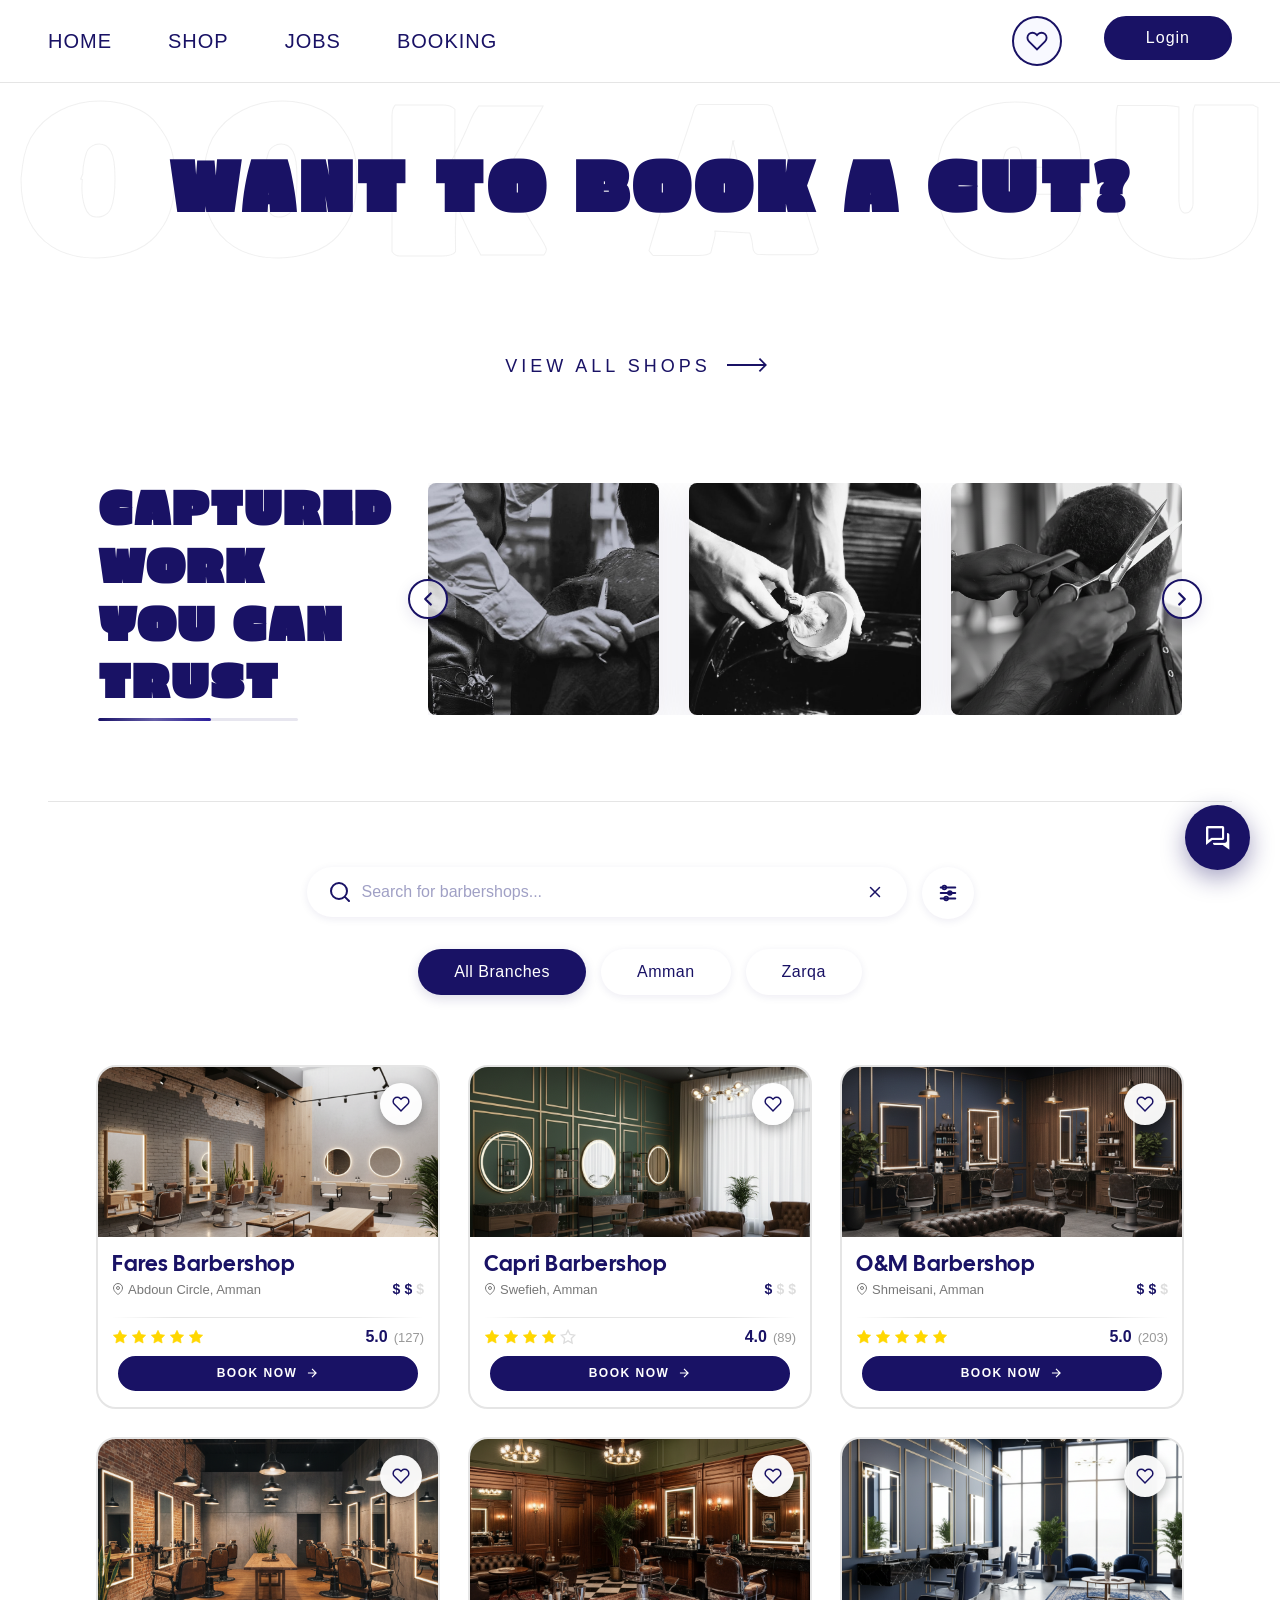
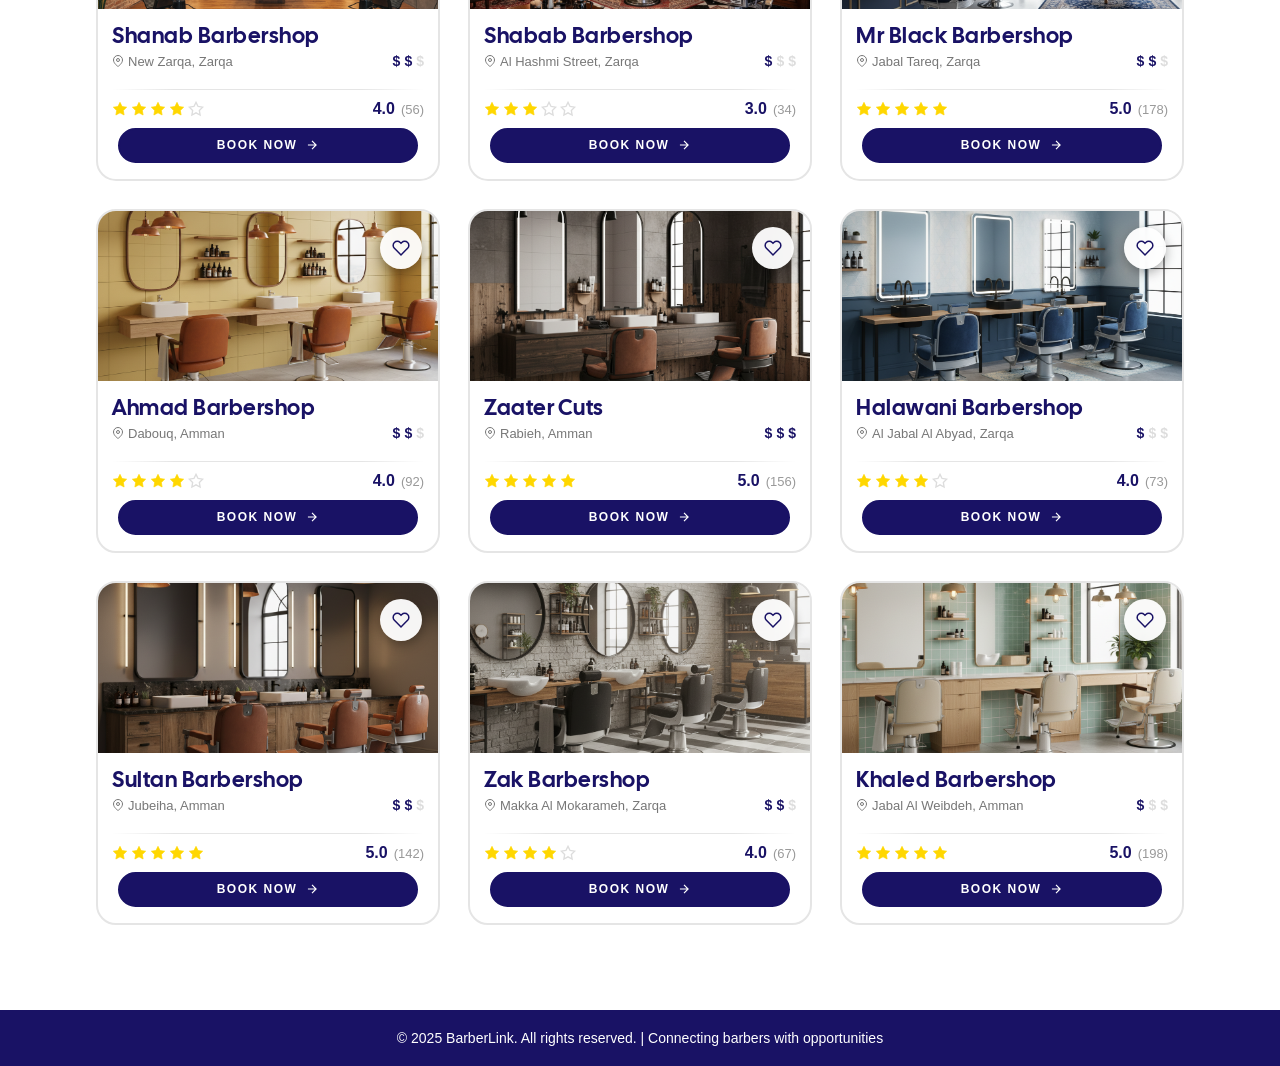
<file: BookingPage/index.html>
<!DOCTYPE html>
<html lang="en">
  <head>
    <meta charset="UTF-8" />
    <meta name="viewport" content="width=device-width, initial-scale=1.0" />
    <title>Book Your Appointment</title>

    <!-- Fonts -->
    <link rel="preconnect" href="https://fonts.googleapis.com" />
    <link rel="preconnect" href="https://fonts.gstatic.com" crossorigin />
    <link href="https://fonts.googleapis.com/css2?family=Titan+One&display=swap" rel="stylesheet" />
    <link href="https://fonts.googleapis.com/css2?family=Cal+Sans&display=swap" rel="stylesheet" />
    <link href="https://fonts.cdnfonts.com/css/garet" rel="stylesheet" />
    <link href="https://fonts.googleapis.com/css2?family=Erica+One&display=swap" rel="stylesheet" />
    <link href="https://fonts.googleapis.com/css2?family=Vina+Sans&display=swap" rel="stylesheet" />
    <link href="https://fonts.googleapis.com/css2?family=Bowlby+One&display=swap" rel="stylesheet" />
    <link href="https://fonts.googleapis.com/css2?family=Saira:ital,wght@0,100..900;1,100..900&display=swap" rel="stylesheet" />
    <link href="https://fonts.googleapis.com/css2?family=Playfair+Display:ital,wght@1,400&display=swap" rel="stylesheet" />

    <!-- Icons -->
    <link href="https://unpkg.com/boxicons@2.1.4/css/boxicons.min.css" rel="stylesheet" />

    <!-- Styles -->
    <link rel="stylesheet" href="style.css" />
    <link rel="stylesheet" href="../shared/auth-navbar.css" />

    <!-- Instant scroll to #search before first paint -->
    <script>
      if (window.location.hash === '#search') {
        document.documentElement.style.visibility = 'hidden';
        document.addEventListener('DOMContentLoaded', function () {
          var el = document.getElementById('search');
          if (el) el.scrollIntoView({ behavior: 'instant', block: 'start' });
          document.documentElement.style.visibility = '';
        });
      }
    </script>
  </head>
  <body>

    <!-- ─── Navbar ────────────────────────────────────────────────── -->
    <nav class="navbar">
      <div class="nav-container">
        <ul class="nav-menu">
          <li><a href="../HomePage/index.html" class="nav-link">HOME</a></li>
          <li><a href="#" class="nav-link" id="shopNavLink">SHOP</a></li>
          <li><a href="../jobsPage/index.html" class="nav-link">JOBS</a></li>
          <li><a href="index.html" class="nav-link active">BOOKING</a></li>
        </ul>

        <div class="nav-actions">
          <!-- Favorites -->
          <div class="favorites-icon-wrapper" id="favoritesIconWrapper">
            <button class="favorites-icon-btn" id="favoritesIconBtn" onclick="toggleFavoritesPanel()">
              <svg width="22" height="22" viewBox="0 0 24 24" fill="none" stroke="currentColor" stroke-width="2">
                <path d="M20.84 4.61a5.5 5.5 0 0 0-7.78 0L12 5.67l-1.06-1.06a5.5 5.5 0 0 0-7.78 7.78l1.06 1.06L12 21.23l7.78-7.78 1.06-1.06a5.5 5.5 0 0 0 0-7.78z"></path>
              </svg>
              <span class="favorites-count hidden" id="favoritesCount">0</span>
            </button>

            <div class="favorites-panel" id="favoritesPanel">
              <div class="favorites-panel-header">
                <h3>Favorite Shops</h3>
                <div class="buttons-area">
                  <div class="selection-mode-buttons" id="selectionModeButtons">
                    <button class="cancel-selection-btn" onclick="exitSelectionMode()">Cancel</button>
                    <button class="delete-selected-btn" id="deleteSelectedBtn" onclick="deleteSelected()" disabled>Delete</button>
                  </div>
                  <button class="select-mode-btn" id="selectModeBtn" onclick="enterSelectionMode()">Select</button>
                  <button class="close-favorites" onclick="toggleFavoritesPanel()">×</button>
                </div>
              </div>
              <div class="select-all-checkbox" id="selectAllCheckbox">
                <input type="checkbox" id="selectAllInput" onchange="toggleSelectAll()" />
                <label for="selectAllInput">Select All</label>
              </div>
              <div class="favorites-list" id="favoritesList">
                <p class="no-favorites">No favorites yet</p>
              </div>
            </div>
          </div>

          <div id="auth-nav-mount"></div>
        </div>
      </div>
    </nav>

    <!-- ─── Booking Hero ──────────────────────────────────────────── -->
    <section class="booking-section">
      <div class="booking-container">
        <div class="booking-background-text">BOOK A CUT</div>
        <h2 class="booking-foreground-text">WANT TO BOOK A CUT?</h2>
        <div class="cta-container">
          <button class="cta" onclick="document.querySelector('.search-filter-section').scrollIntoView({ behavior: 'smooth' })">
            <span class="hover-underline-animation"> view all shops </span>
            <svg id="arrow-horizontal" xmlns="http://www.w3.org/2000/svg" width="30" height="10" viewBox="0 0 46 16">
              <path id="Path_10" d="M8,0,6.545,1.455l5.506,5.506H-30V9.039H12.052L6.545,14.545,8,16l8-8Z" transform="translate(30)"></path>
            </svg>
          </button>
        </div>
      </div>

      <!-- ─── Carousel ──────────────────────────────────────────────── -->
      <section class="carousel-section">
        <div class="carousel-content">
          <div class="carousel-header">
            <h2 class="carousel-title">Captured Work<br />You Can Trust</h2>
            <div class="carousel-progress">
              <div class="progress-bar" id="progressBar"></div>
            </div>
          </div>

          <div class="carousel-container">
            <button class="carousel-arrow carousel-arrow-left" id="prevBtn">
              <svg width="24" height="24" viewBox="0 0 24 24" fill="none" stroke="currentColor" stroke-width="2" stroke-linecap="round" stroke-linejoin="round"><polyline points="15 18 9 12 15 6"></polyline></svg>
            </button>

            <div class="carousel-wrapper">
              <div class="carousel-track" id="carouselTrack">
                <div class="carousel-slide"><div class="carousel-image-wrapper"><img src="imgs/moments1.jpg" alt="Happy moment 1" class="carousel-image" /><div class="carousel-tooltip">Capri Barbershop</div></div></div>
                <div class="carousel-slide"><div class="carousel-image-wrapper"><img src="imgs/moments2.jpg" alt="Happy moment 2" class="carousel-image" /><div class="carousel-tooltip">Shanab Barbershop</div></div></div>
                <div class="carousel-slide"><div class="carousel-image-wrapper"><img src="imgs/moments3.png" alt="Happy moment 3" class="carousel-image" /><div class="carousel-tooltip">Mr Black Barbershop</div></div></div>
                <div class="carousel-slide"><div class="carousel-image-wrapper"><img src="imgs/moments4.jpg" alt="Happy moment 4" class="carousel-image" /><div class="carousel-tooltip">Zaater Cuts</div></div></div>
                <div class="carousel-slide"><div class="carousel-image-wrapper"><img src="imgs/moments5.jpg" alt="Happy moment 5" class="carousel-image" /><div class="carousel-tooltip">Sultan Barbershop</div></div></div>
                <div class="carousel-slide"><div class="carousel-image-wrapper"><img src="imgs/moments6.jpg" alt="Happy moment 6" class="carousel-image" /><div class="carousel-tooltip">Ahmad Barbershop</div></div></div>
              </div>
            </div>

            <button class="carousel-arrow carousel-arrow-right" id="nextBtn">
              <svg width="24" height="24" viewBox="0 0 24 24" fill="none" stroke="currentColor" stroke-width="2" stroke-linecap="round" stroke-linejoin="round"><polyline points="9 18 15 12 9 6"></polyline></svg>
            </button>
          </div>
        </div>
      </section>

      <!-- ─── Search & Filter ───────────────────────────────────────── -->
      <div class="search-filter-section" id="search">
        <div class="search-container">
          <div class="form">
            <button type="button" onclick="performSearch()">
              <svg width="20" height="20" fill="none" xmlns="http://www.w3.org/2000/svg">
                <path d="M9 17A8 8 0 109 1a8 8 0 000 16zM19 19l-4.35-4.35" stroke="currentColor" stroke-width="2" stroke-linecap="round" stroke-linejoin="round" />
              </svg>
            </button>
            <input class="input" placeholder="Search for barbershops..." id="searchInput" type="text" oninput="filterBranches()" autocomplete="off" />
            <button class="reset" type="button" onclick="resetSearch()">
              <svg xmlns="http://www.w3.org/2000/svg" fill="none" viewBox="0 0 24 24" stroke="currentColor" stroke-width="2">
                <path stroke-linecap="round" stroke-linejoin="round" d="M6 18L18 6M6 6l12 12"></path>
              </svg>
            </button>
            <div class="suggestions" id="suggestions"></div>
          </div>

          <div class="sort-icon-wrapper">
            <button class="sort-icon-btn" id="sortIconBtn" onclick="toggleSortIconDropdown()">
              <svg xmlns="http://www.w3.org/2000/svg" viewBox="0 0 24 24" fill="none" stroke-linecap="round" stroke-linejoin="round">
                <line x1="4" y1="6" x2="20" y2="6"></line><circle cx="8" cy="6" r="2"></circle>
                <line x1="4" y1="12" x2="20" y2="12"></line><circle cx="14" cy="12" r="2"></circle>
                <line x1="4" y1="18" x2="20" y2="18"></line><circle cx="10" cy="18" r="2"></circle>
              </svg>
            </button>

          </div>
        </div>

        <div class="filter-buttons">
          <button class="filter-btn active" id="allBtn"   onclick="selectFilter('all')">All Branches</button>
          <button class="filter-btn"        id="ammanBtn" onclick="selectFilter('amman')">Amman</button>
          <button class="filter-btn"        id="zarqaBtn" onclick="selectFilter('zarqa')">Zarqa</button>
        </div>
      </div>

      <!-- ─── Shop Cards ────────────────────────────────────────────── -->
      <section class="shops-section">
        <div class="container">
          <div class="shops-grid" id="shopsGrid">

            <!-- Card 1 -->
            <div class="shop-card" data-id="1" data-city="amman">
              <div class="card-image">
                <img src="imgs/faresshop.png" alt="Fares Barbershop" />
                <button class="favorite-btn" onclick="toggleFavorite(this.closest('.shop-card').dataset.id, event)">
                  <svg width="18" height="18" viewBox="0 0 24 24" fill="none" stroke="#191265" stroke-width="2"><path d="M20.84 4.61a5.5 5.5 0 0 0-7.78 0L12 5.67l-1.06-1.06a5.5 5.5 0 0 0-7.78 7.78l1.06 1.06L12 21.23l7.78-7.78 1.06-1.06a5.5 5.5 0 0 0 0-7.78z"></path></svg>
                </button>
              </div>
              <div class="card-content">
                <h3 class="shop-name">Fares Barbershop</h3>
                <div class="shop-location">
                  <svg width="12" height="12" viewBox="0 0 24 24" fill="none" stroke="#777" stroke-width="2"><path d="M21 10c0 7-9 13-9 13s-9-6-9-13a9 9 0 0 1 18 0z"></path><circle cx="12" cy="10" r="3"></circle></svg>
                  Abdoun Circle, Amman
                  <div class="price-range"><span class="price-symbol">$</span><span class="price-symbol">$</span><span class="price-symbol inactive">$</span></div>
                </div>
                <div class="divider"></div>
                <div class="rating-container">
                  <div class="stars">
                    <svg class="star filled" viewBox="0 0 24 24"><path d="M12 2l3.09 6.26L22 9.27l-5 4.87 1.18 6.88L12 17.77l-6.18 3.25L7 14.14 2 9.27l6.91-1.01L12 2z"/></svg>
                    <svg class="star filled" viewBox="0 0 24 24"><path d="M12 2l3.09 6.26L22 9.27l-5 4.87 1.18 6.88L12 17.77l-6.18 3.25L7 14.14 2 9.27l6.91-1.01L12 2z"/></svg>
                    <svg class="star filled" viewBox="0 0 24 24"><path d="M12 2l3.09 6.26L22 9.27l-5 4.87 1.18 6.88L12 17.77l-6.18 3.25L7 14.14 2 9.27l6.91-1.01L12 2z"/></svg>
                    <svg class="star filled" viewBox="0 0 24 24"><path d="M12 2l3.09 6.26L22 9.27l-5 4.87 1.18 6.88L12 17.77l-6.18 3.25L7 14.14 2 9.27l6.91-1.01L12 2z"/></svg>
                    <svg class="star filled" viewBox="0 0 24 24"><path d="M12 2l3.09 6.26L22 9.27l-5 4.87 1.18 6.88L12 17.77l-6.18 3.25L7 14.14 2 9.27l6.91-1.01L12 2z"/></svg>
                  </div>
                  <div class="rating-info"><span class="rating-number">5.0</span><span class="rating-count">(127)</span></div>
                </div>
                <button class="book-btn" onclick="bookNow(1)"><span>Book Now</span><svg width="14" height="14" viewBox="0 0 24 24" fill="none" stroke="currentColor" stroke-width="2"><path d="M5 12h14M12 5l7 7-7 7" /></svg></button>
              </div>
            </div>

            <!-- Card 2 -->
            <div class="shop-card" data-id="2" data-city="amman">
              <div class="card-image">
                <img src="imgs/caprishop.png" alt="Capri Barbershop" />
                <button class="favorite-btn" onclick="toggleFavorite(this.closest('.shop-card').dataset.id, event)">
                  <svg width="18" height="18" viewBox="0 0 24 24" fill="none" stroke="#191265" stroke-width="2"><path d="M20.84 4.61a5.5 5.5 0 0 0-7.78 0L12 5.67l-1.06-1.06a5.5 5.5 0 0 0-7.78 7.78l1.06 1.06L12 21.23l7.78-7.78 1.06-1.06a5.5 5.5 0 0 0 0-7.78z"></path></svg>
                </button>
              </div>
              <div class="card-content">
                <h3 class="shop-name">Capri Barbershop</h3>
                <div class="shop-location">
                  <svg width="12" height="12" viewBox="0 0 24 24" fill="none" stroke="#777" stroke-width="2"><path d="M21 10c0 7-9 13-9 13s-9-6-9-13a9 9 0 0 1 18 0z"></path><circle cx="12" cy="10" r="3"></circle></svg>
                  Swefieh, Amman
                  <div class="price-range"><span class="price-symbol">$</span><span class="price-symbol inactive">$</span><span class="price-symbol inactive">$</span></div>
                </div>
                <div class="divider"></div>
                <div class="rating-container">
                  <div class="stars">
                    <svg class="star filled" viewBox="0 0 24 24"><path d="M12 2l3.09 6.26L22 9.27l-5 4.87 1.18 6.88L12 17.77l-6.18 3.25L7 14.14 2 9.27l6.91-1.01L12 2z"/></svg>
                    <svg class="star filled" viewBox="0 0 24 24"><path d="M12 2l3.09 6.26L22 9.27l-5 4.87 1.18 6.88L12 17.77l-6.18 3.25L7 14.14 2 9.27l6.91-1.01L12 2z"/></svg>
                    <svg class="star filled" viewBox="0 0 24 24"><path d="M12 2l3.09 6.26L22 9.27l-5 4.87 1.18 6.88L12 17.77l-6.18 3.25L7 14.14 2 9.27l6.91-1.01L12 2z"/></svg>
                    <svg class="star filled" viewBox="0 0 24 24"><path d="M12 2l3.09 6.26L22 9.27l-5 4.87 1.18 6.88L12 17.77l-6.18 3.25L7 14.14 2 9.27l6.91-1.01L12 2z"/></svg>
                    <svg class="star empty"  viewBox="0 0 24 24"><path d="M12 2l3.09 6.26L22 9.27l-5 4.87 1.18 6.88L12 17.77l-6.18 3.25L7 14.14 2 9.27l6.91-1.01L12 2z"/></svg>
                  </div>
                  <div class="rating-info"><span class="rating-number">4.0</span><span class="rating-count">(89)</span></div>
                </div>
                <button class="book-btn" onclick="bookNow(2)"><span>Book Now</span><svg width="14" height="14" viewBox="0 0 24 24" fill="none" stroke="currentColor" stroke-width="2"><path d="M5 12h14M12 5l7 7-7 7" /></svg></button>
              </div>
            </div>

            <!-- Card 3 -->
            <div class="shop-card" data-id="3" data-city="amman">
              <div class="card-image">
                <img src="imgs/o&mshop.png" alt="O&M Barbershop" />
                <button class="favorite-btn" onclick="toggleFavorite(this.closest('.shop-card').dataset.id, event)">
                  <svg width="18" height="18" viewBox="0 0 24 24" fill="none" stroke="#191265" stroke-width="2"><path d="M20.84 4.61a5.5 5.5 0 0 0-7.78 0L12 5.67l-1.06-1.06a5.5 5.5 0 0 0-7.78 7.78l1.06 1.06L12 21.23l7.78-7.78 1.06-1.06a5.5 5.5 0 0 0 0-7.78z"></path></svg>
                </button>
              </div>
              <div class="card-content">
                <h3 class="shop-name">O&amp;M Barbershop</h3>
                <div class="shop-location">
                  <svg width="12" height="12" viewBox="0 0 24 24" fill="none" stroke="#777" stroke-width="2"><path d="M21 10c0 7-9 13-9 13s-9-6-9-13a9 9 0 0 1 18 0z"></path><circle cx="12" cy="10" r="3"></circle></svg>
                  Shmeisani, Amman
                  <div class="price-range"><span class="price-symbol">$</span><span class="price-symbol">$</span><span class="price-symbol inactive">$</span></div>
                </div>
                <div class="divider"></div>
                <div class="rating-container">
                  <div class="stars">
                    <svg class="star filled" viewBox="0 0 24 24"><path d="M12 2l3.09 6.26L22 9.27l-5 4.87 1.18 6.88L12 17.77l-6.18 3.25L7 14.14 2 9.27l6.91-1.01L12 2z"/></svg>
                    <svg class="star filled" viewBox="0 0 24 24"><path d="M12 2l3.09 6.26L22 9.27l-5 4.87 1.18 6.88L12 17.77l-6.18 3.25L7 14.14 2 9.27l6.91-1.01L12 2z"/></svg>
                    <svg class="star filled" viewBox="0 0 24 24"><path d="M12 2l3.09 6.26L22 9.27l-5 4.87 1.18 6.88L12 17.77l-6.18 3.25L7 14.14 2 9.27l6.91-1.01L12 2z"/></svg>
                    <svg class="star filled" viewBox="0 0 24 24"><path d="M12 2l3.09 6.26L22 9.27l-5 4.87 1.18 6.88L12 17.77l-6.18 3.25L7 14.14 2 9.27l6.91-1.01L12 2z"/></svg>
                    <svg class="star filled" viewBox="0 0 24 24"><path d="M12 2l3.09 6.26L22 9.27l-5 4.87 1.18 6.88L12 17.77l-6.18 3.25L7 14.14 2 9.27l6.91-1.01L12 2z"/></svg>
                  </div>
                  <div class="rating-info"><span class="rating-number">5.0</span><span class="rating-count">(203)</span></div>
                </div>
                <button class="book-btn" onclick="bookNow(3)"><span>Book Now</span><svg width="14" height="14" viewBox="0 0 24 24" fill="none" stroke="currentColor" stroke-width="2"><path d="M5 12h14M12 5l7 7-7 7" /></svg></button>
              </div>
            </div>

            <!-- Card 4 -->
            <div class="shop-card" data-id="4" data-city="zarqa">
              <div class="card-image">
                <img src="imgs/shanabshop.png" alt="Shanab Barbershop" />
                <button class="favorite-btn" onclick="toggleFavorite(this.closest('.shop-card').dataset.id, event)">
                  <svg width="18" height="18" viewBox="0 0 24 24" fill="none" stroke="#191265" stroke-width="2"><path d="M20.84 4.61a5.5 5.5 0 0 0-7.78 0L12 5.67l-1.06-1.06a5.5 5.5 0 0 0-7.78 7.78l1.06 1.06L12 21.23l7.78-7.78 1.06-1.06a5.5 5.5 0 0 0 0-7.78z"></path></svg>
                </button>
              </div>
              <div class="card-content">
                <h3 class="shop-name">Shanab Barbershop</h3>
                <div class="shop-location">
                  <svg width="12" height="12" viewBox="0 0 24 24" fill="none" stroke="#777" stroke-width="2"><path d="M21 10c0 7-9 13-9 13s-9-6-9-13a9 9 0 0 1 18 0z"></path><circle cx="12" cy="10" r="3"></circle></svg>
                  New Zarqa, Zarqa
                  <div class="price-range"><span class="price-symbol">$</span><span class="price-symbol">$</span><span class="price-symbol inactive">$</span></div>
                </div>
                <div class="divider"></div>
                <div class="rating-container">
                  <div class="stars">
                    <svg class="star filled" viewBox="0 0 24 24"><path d="M12 2l3.09 6.26L22 9.27l-5 4.87 1.18 6.88L12 17.77l-6.18 3.25L7 14.14 2 9.27l6.91-1.01L12 2z"/></svg>
                    <svg class="star filled" viewBox="0 0 24 24"><path d="M12 2l3.09 6.26L22 9.27l-5 4.87 1.18 6.88L12 17.77l-6.18 3.25L7 14.14 2 9.27l6.91-1.01L12 2z"/></svg>
                    <svg class="star filled" viewBox="0 0 24 24"><path d="M12 2l3.09 6.26L22 9.27l-5 4.87 1.18 6.88L12 17.77l-6.18 3.25L7 14.14 2 9.27l6.91-1.01L12 2z"/></svg>
                    <svg class="star filled" viewBox="0 0 24 24"><path d="M12 2l3.09 6.26L22 9.27l-5 4.87 1.18 6.88L12 17.77l-6.18 3.25L7 14.14 2 9.27l6.91-1.01L12 2z"/></svg>
                    <svg class="star empty"  viewBox="0 0 24 24"><path d="M12 2l3.09 6.26L22 9.27l-5 4.87 1.18 6.88L12 17.77l-6.18 3.25L7 14.14 2 9.27l6.91-1.01L12 2z"/></svg>
                  </div>
                  <div class="rating-info"><span class="rating-number">4.0</span><span class="rating-count">(56)</span></div>
                </div>
                <button class="book-btn"><span>Book Now</span><svg width="14" height="14" viewBox="0 0 24 24" fill="none" stroke="currentColor" stroke-width="2"><path d="M5 12h14M12 5l7 7-7 7" /></svg></button>
              </div>
            </div>

            <!-- Card 5 -->
            <div class="shop-card" data-id="5" data-city="zarqa">
              <div class="card-image">
                <img src="imgs/shababshop.png" alt="Shabab Barbershop" />
                <button class="favorite-btn" onclick="toggleFavorite(this.closest('.shop-card').dataset.id, event)">
                  <svg width="18" height="18" viewBox="0 0 24 24" fill="none" stroke="#191265" stroke-width="2"><path d="M20.84 4.61a5.5 5.5 0 0 0-7.78 0L12 5.67l-1.06-1.06a5.5 5.5 0 0 0-7.78 7.78l1.06 1.06L12 21.23l7.78-7.78 1.06-1.06a5.5 5.5 0 0 0 0-7.78z"></path></svg>
                </button>
              </div>
              <div class="card-content">
                <h3 class="shop-name">Shabab Barbershop</h3>
                <div class="shop-location">
                  <svg width="12" height="12" viewBox="0 0 24 24" fill="none" stroke="#777" stroke-width="2"><path d="M21 10c0 7-9 13-9 13s-9-6-9-13a9 9 0 0 1 18 0z"></path><circle cx="12" cy="10" r="3"></circle></svg>
                  Al Hashmi Street, Zarqa
                  <div class="price-range"><span class="price-symbol">$</span><span class="price-symbol inactive">$</span><span class="price-symbol inactive">$</span></div>
                </div>
                <div class="divider"></div>
                <div class="rating-container">
                  <div class="stars">
                    <svg class="star filled" viewBox="0 0 24 24"><path d="M12 2l3.09 6.26L22 9.27l-5 4.87 1.18 6.88L12 17.77l-6.18 3.25L7 14.14 2 9.27l6.91-1.01L12 2z"/></svg>
                    <svg class="star filled" viewBox="0 0 24 24"><path d="M12 2l3.09 6.26L22 9.27l-5 4.87 1.18 6.88L12 17.77l-6.18 3.25L7 14.14 2 9.27l6.91-1.01L12 2z"/></svg>
                    <svg class="star filled" viewBox="0 0 24 24"><path d="M12 2l3.09 6.26L22 9.27l-5 4.87 1.18 6.88L12 17.77l-6.18 3.25L7 14.14 2 9.27l6.91-1.01L12 2z"/></svg>
                    <svg class="star empty"  viewBox="0 0 24 24"><path d="M12 2l3.09 6.26L22 9.27l-5 4.87 1.18 6.88L12 17.77l-6.18 3.25L7 14.14 2 9.27l6.91-1.01L12 2z"/></svg>
                    <svg class="star empty"  viewBox="0 0 24 24"><path d="M12 2l3.09 6.26L22 9.27l-5 4.87 1.18 6.88L12 17.77l-6.18 3.25L7 14.14 2 9.27l6.91-1.01L12 2z"/></svg>
                  </div>
                  <div class="rating-info"><span class="rating-number">3.0</span><span class="rating-count">(34)</span></div>
                </div>
                <button class="book-btn"><span>Book Now</span><svg width="14" height="14" viewBox="0 0 24 24" fill="none" stroke="currentColor" stroke-width="2"><path d="M5 12h14M12 5l7 7-7 7" /></svg></button>
              </div>
            </div>

            <!-- Card 6 -->
            <div class="shop-card" data-id="6" data-city="zarqa">
              <div class="card-image">
                <img src="imgs/mrblackshop.png" alt="Mr Black Barbershop" />
                <button class="favorite-btn" onclick="toggleFavorite(this.closest('.shop-card').dataset.id, event)">
                  <svg width="18" height="18" viewBox="0 0 24 24" fill="none" stroke="#191265" stroke-width="2"><path d="M20.84 4.61a5.5 5.5 0 0 0-7.78 0L12 5.67l-1.06-1.06a5.5 5.5 0 0 0-7.78 7.78l1.06 1.06L12 21.23l7.78-7.78 1.06-1.06a5.5 5.5 0 0 0 0-7.78z"></path></svg>
                </button>
              </div>
              <div class="card-content">
                <h3 class="shop-name">Mr Black Barbershop</h3>
                <div class="shop-location">
                  <svg width="12" height="12" viewBox="0 0 24 24" fill="none" stroke="#777" stroke-width="2"><path d="M21 10c0 7-9 13-9 13s-9-6-9-13a9 9 0 0 1 18 0z"></path><circle cx="12" cy="10" r="3"></circle></svg>
                  Jabal Tareq, Zarqa
                  <div class="price-range"><span class="price-symbol">$</span><span class="price-symbol">$</span><span class="price-symbol inactive">$</span></div>
                </div>
                <div class="divider"></div>
                <div class="rating-container">
                  <div class="stars">
                    <svg class="star filled" viewBox="0 0 24 24"><path d="M12 2l3.09 6.26L22 9.27l-5 4.87 1.18 6.88L12 17.77l-6.18 3.25L7 14.14 2 9.27l6.91-1.01L12 2z"/></svg>
                    <svg class="star filled" viewBox="0 0 24 24"><path d="M12 2l3.09 6.26L22 9.27l-5 4.87 1.18 6.88L12 17.77l-6.18 3.25L7 14.14 2 9.27l6.91-1.01L12 2z"/></svg>
                    <svg class="star filled" viewBox="0 0 24 24"><path d="M12 2l3.09 6.26L22 9.27l-5 4.87 1.18 6.88L12 17.77l-6.18 3.25L7 14.14 2 9.27l6.91-1.01L12 2z"/></svg>
                    <svg class="star filled" viewBox="0 0 24 24"><path d="M12 2l3.09 6.26L22 9.27l-5 4.87 1.18 6.88L12 17.77l-6.18 3.25L7 14.14 2 9.27l6.91-1.01L12 2z"/></svg>
                    <svg class="star filled" viewBox="0 0 24 24"><path d="M12 2l3.09 6.26L22 9.27l-5 4.87 1.18 6.88L12 17.77l-6.18 3.25L7 14.14 2 9.27l6.91-1.01L12 2z"/></svg>
                  </div>
                  <div class="rating-info"><span class="rating-number">5.0</span><span class="rating-count">(178)</span></div>
                </div>
                <button class="book-btn"><span>Book Now</span><svg width="14" height="14" viewBox="0 0 24 24" fill="none" stroke="currentColor" stroke-width="2"><path d="M5 12h14M12 5l7 7-7 7" /></svg></button>
              </div>
            </div>

            <!-- Card 7 -->
            <div class="shop-card" data-id="7" data-city="amman">
              <div class="card-image">
                <img src="imgs/ahmadshop.png" alt="Ahmad Barbershop" />
                <button class="favorite-btn" onclick="toggleFavorite(this.closest('.shop-card').dataset.id, event)">
                  <svg width="18" height="18" viewBox="0 0 24 24" fill="none" stroke="#191265" stroke-width="2"><path d="M20.84 4.61a5.5 5.5 0 0 0-7.78 0L12 5.67l-1.06-1.06a5.5 5.5 0 0 0-7.78 7.78l1.06 1.06L12 21.23l7.78-7.78 1.06-1.06a5.5 5.5 0 0 0 0-7.78z"></path></svg>
                </button>
              </div>
              <div class="card-content">
                <h3 class="shop-name">Ahmad Barbershop</h3>
                <div class="shop-location">
                  <svg width="12" height="12" viewBox="0 0 24 24" fill="none" stroke="#777" stroke-width="2"><path d="M21 10c0 7-9 13-9 13s-9-6-9-13a9 9 0 0 1 18 0z"></path><circle cx="12" cy="10" r="3"></circle></svg>
                  Dabouq, Amman
                  <div class="price-range"><span class="price-symbol">$</span><span class="price-symbol">$</span><span class="price-symbol inactive">$</span></div>
                </div>
                <div class="divider"></div>
                <div class="rating-container">
                  <div class="stars">
                    <svg class="star filled" viewBox="0 0 24 24"><path d="M12 2l3.09 6.26L22 9.27l-5 4.87 1.18 6.88L12 17.77l-6.18 3.25L7 14.14 2 9.27l6.91-1.01L12 2z"/></svg>
                    <svg class="star filled" viewBox="0 0 24 24"><path d="M12 2l3.09 6.26L22 9.27l-5 4.87 1.18 6.88L12 17.77l-6.18 3.25L7 14.14 2 9.27l6.91-1.01L12 2z"/></svg>
                    <svg class="star filled" viewBox="0 0 24 24"><path d="M12 2l3.09 6.26L22 9.27l-5 4.87 1.18 6.88L12 17.77l-6.18 3.25L7 14.14 2 9.27l6.91-1.01L12 2z"/></svg>
                    <svg class="star filled" viewBox="0 0 24 24"><path d="M12 2l3.09 6.26L22 9.27l-5 4.87 1.18 6.88L12 17.77l-6.18 3.25L7 14.14 2 9.27l6.91-1.01L12 2z"/></svg>
                    <svg class="star empty"  viewBox="0 0 24 24"><path d="M12 2l3.09 6.26L22 9.27l-5 4.87 1.18 6.88L12 17.77l-6.18 3.25L7 14.14 2 9.27l6.91-1.01L12 2z"/></svg>
                  </div>
                  <div class="rating-info"><span class="rating-number">4.0</span><span class="rating-count">(92)</span></div>
                </div>
                <button class="book-btn"><span>Book Now</span><svg width="14" height="14" viewBox="0 0 24 24" fill="none" stroke="currentColor" stroke-width="2"><path d="M5 12h14M12 5l7 7-7 7" /></svg></button>
              </div>
            </div>

            <!-- Card 8 -->
            <div class="shop-card" data-id="8" data-city="amman">
              <div class="card-image">
                <img src="imgs/zataarshop.png" alt="Zaater Cuts" />
                <button class="favorite-btn" onclick="toggleFavorite(this.closest('.shop-card').dataset.id, event)">
                  <svg width="18" height="18" viewBox="0 0 24 24" fill="none" stroke="#191265" stroke-width="2"><path d="M20.84 4.61a5.5 5.5 0 0 0-7.78 0L12 5.67l-1.06-1.06a5.5 5.5 0 0 0-7.78 7.78l1.06 1.06L12 21.23l7.78-7.78 1.06-1.06a5.5 5.5 0 0 0 0-7.78z"></path></svg>
                </button>
              </div>
              <div class="card-content">
                <h3 class="shop-name">Zaater Cuts</h3>
                <div class="shop-location">
                  <svg width="12" height="12" viewBox="0 0 24 24" fill="none" stroke="#777" stroke-width="2"><path d="M21 10c0 7-9 13-9 13s-9-6-9-13a9 9 0 0 1 18 0z"></path><circle cx="12" cy="10" r="3"></circle></svg>
                  Rabieh, Amman
                  <div class="price-range"><span class="price-symbol">$</span><span class="price-symbol">$</span><span class="price-symbol">$</span></div>
                </div>
                <div class="divider"></div>
                <div class="rating-container">
                  <div class="stars">
                    <svg class="star filled" viewBox="0 0 24 24"><path d="M12 2l3.09 6.26L22 9.27l-5 4.87 1.18 6.88L12 17.77l-6.18 3.25L7 14.14 2 9.27l6.91-1.01L12 2z"/></svg>
                    <svg class="star filled" viewBox="0 0 24 24"><path d="M12 2l3.09 6.26L22 9.27l-5 4.87 1.18 6.88L12 17.77l-6.18 3.25L7 14.14 2 9.27l6.91-1.01L12 2z"/></svg>
                    <svg class="star filled" viewBox="0 0 24 24"><path d="M12 2l3.09 6.26L22 9.27l-5 4.87 1.18 6.88L12 17.77l-6.18 3.25L7 14.14 2 9.27l6.91-1.01L12 2z"/></svg>
                    <svg class="star filled" viewBox="0 0 24 24"><path d="M12 2l3.09 6.26L22 9.27l-5 4.87 1.18 6.88L12 17.77l-6.18 3.25L7 14.14 2 9.27l6.91-1.01L12 2z"/></svg>
                    <svg class="star filled" viewBox="0 0 24 24"><path d="M12 2l3.09 6.26L22 9.27l-5 4.87 1.18 6.88L12 17.77l-6.18 3.25L7 14.14 2 9.27l6.91-1.01L12 2z"/></svg>
                  </div>
                  <div class="rating-info"><span class="rating-number">5.0</span><span class="rating-count">(156)</span></div>
                </div>
                <button class="book-btn"><span>Book Now</span><svg width="14" height="14" viewBox="0 0 24 24" fill="none" stroke="currentColor" stroke-width="2"><path d="M5 12h14M12 5l7 7-7 7" /></svg></button>
              </div>
            </div>

            <!-- Card 9 -->
            <div class="shop-card" data-id="9" data-city="zarqa">
              <div class="card-image">
                <img src="imgs/jabalshop.png" alt="Halawani Barbershop" />
                <button class="favorite-btn" onclick="toggleFavorite(this.closest('.shop-card').dataset.id, event)">
                  <svg width="18" height="18" viewBox="0 0 24 24" fill="none" stroke="#191265" stroke-width="2"><path d="M20.84 4.61a5.5 5.5 0 0 0-7.78 0L12 5.67l-1.06-1.06a5.5 5.5 0 0 0-7.78 7.78l1.06 1.06L12 21.23l7.78-7.78 1.06-1.06a5.5 5.5 0 0 0 0-7.78z"></path></svg>
                </button>
              </div>
              <div class="card-content">
                <h3 class="shop-name">Halawani Barbershop</h3>
                <div class="shop-location">
                  <svg width="12" height="12" viewBox="0 0 24 24" fill="none" stroke="#777" stroke-width="2"><path d="M21 10c0 7-9 13-9 13s-9-6-9-13a9 9 0 0 1 18 0z"></path><circle cx="12" cy="10" r="3"></circle></svg>
                  Al Jabal Al Abyad, Zarqa
                  <div class="price-range"><span class="price-symbol">$</span><span class="price-symbol inactive">$</span><span class="price-symbol inactive">$</span></div>
                </div>
                <div class="divider"></div>
                <div class="rating-container">
                  <div class="stars">
                    <svg class="star filled" viewBox="0 0 24 24"><path d="M12 2l3.09 6.26L22 9.27l-5 4.87 1.18 6.88L12 17.77l-6.18 3.25L7 14.14 2 9.27l6.91-1.01L12 2z"/></svg>
                    <svg class="star filled" viewBox="0 0 24 24"><path d="M12 2l3.09 6.26L22 9.27l-5 4.87 1.18 6.88L12 17.77l-6.18 3.25L7 14.14 2 9.27l6.91-1.01L12 2z"/></svg>
                    <svg class="star filled" viewBox="0 0 24 24"><path d="M12 2l3.09 6.26L22 9.27l-5 4.87 1.18 6.88L12 17.77l-6.18 3.25L7 14.14 2 9.27l6.91-1.01L12 2z"/></svg>
                    <svg class="star filled" viewBox="0 0 24 24"><path d="M12 2l3.09 6.26L22 9.27l-5 4.87 1.18 6.88L12 17.77l-6.18 3.25L7 14.14 2 9.27l6.91-1.01L12 2z"/></svg>
                    <svg class="star empty"  viewBox="0 0 24 24"><path d="M12 2l3.09 6.26L22 9.27l-5 4.87 1.18 6.88L12 17.77l-6.18 3.25L7 14.14 2 9.27l6.91-1.01L12 2z"/></svg>
                  </div>
                  <div class="rating-info"><span class="rating-number">4.0</span><span class="rating-count">(73)</span></div>
                </div>
                <button class="book-btn"><span>Book Now</span><svg width="14" height="14" viewBox="0 0 24 24" fill="none" stroke="currentColor" stroke-width="2"><path d="M5 12h14M12 5l7 7-7 7" /></svg></button>
              </div>
            </div>

            <!-- Card 10 -->
            <div class="shop-card" data-id="10" data-city="amman">
              <div class="card-image">
                <img src="imgs/sultanshop.png" alt="Sultan Barbershop" />
                <button class="favorite-btn" onclick="toggleFavorite(this.closest('.shop-card').dataset.id, event)">
                  <svg width="18" height="18" viewBox="0 0 24 24" fill="none" stroke="#191265" stroke-width="2"><path d="M20.84 4.61a5.5 5.5 0 0 0-7.78 0L12 5.67l-1.06-1.06a5.5 5.5 0 0 0-7.78 7.78l1.06 1.06L12 21.23l7.78-7.78 1.06-1.06a5.5 5.5 0 0 0 0-7.78z"></path></svg>
                </button>
              </div>
              <div class="card-content">
                <h3 class="shop-name">Sultan Barbershop</h3>
                <div class="shop-location">
                  <svg width="12" height="12" viewBox="0 0 24 24" fill="none" stroke="#777" stroke-width="2"><path d="M21 10c0 7-9 13-9 13s-9-6-9-13a9 9 0 0 1 18 0z"></path><circle cx="12" cy="10" r="3"></circle></svg>
                  Jubeiha, Amman
                  <div class="price-range"><span class="price-symbol">$</span><span class="price-symbol">$</span><span class="price-symbol inactive">$</span></div>
                </div>
                <div class="divider"></div>
                <div class="rating-container">
                  <div class="stars">
                    <svg class="star filled" viewBox="0 0 24 24"><path d="M12 2l3.09 6.26L22 9.27l-5 4.87 1.18 6.88L12 17.77l-6.18 3.25L7 14.14 2 9.27l6.91-1.01L12 2z"/></svg>
                    <svg class="star filled" viewBox="0 0 24 24"><path d="M12 2l3.09 6.26L22 9.27l-5 4.87 1.18 6.88L12 17.77l-6.18 3.25L7 14.14 2 9.27l6.91-1.01L12 2z"/></svg>
                    <svg class="star filled" viewBox="0 0 24 24"><path d="M12 2l3.09 6.26L22 9.27l-5 4.87 1.18 6.88L12 17.77l-6.18 3.25L7 14.14 2 9.27l6.91-1.01L12 2z"/></svg>
                    <svg class="star filled" viewBox="0 0 24 24"><path d="M12 2l3.09 6.26L22 9.27l-5 4.87 1.18 6.88L12 17.77l-6.18 3.25L7 14.14 2 9.27l6.91-1.01L12 2z"/></svg>
                    <svg class="star filled" viewBox="0 0 24 24"><path d="M12 2l3.09 6.26L22 9.27l-5 4.87 1.18 6.88L12 17.77l-6.18 3.25L7 14.14 2 9.27l6.91-1.01L12 2z"/></svg>
                  </div>
                  <div class="rating-info"><span class="rating-number">5.0</span><span class="rating-count">(142)</span></div>
                </div>
                <button class="book-btn"><span>Book Now</span><svg width="14" height="14" viewBox="0 0 24 24" fill="none" stroke="currentColor" stroke-width="2"><path d="M5 12h14M12 5l7 7-7 7" /></svg></button>
              </div>
            </div>

            <!-- Card 11 -->
            <div class="shop-card" data-id="11" data-city="zarqa">
              <div class="card-image">
                <img src="imgs/zakshop.png" alt="Zak Barbershop" />
                <button class="favorite-btn" onclick="toggleFavorite(this.closest('.shop-card').dataset.id, event)">
                  <svg width="18" height="18" viewBox="0 0 24 24" fill="none" stroke="#191265" stroke-width="2"><path d="M20.84 4.61a5.5 5.5 0 0 0-7.78 0L12 5.67l-1.06-1.06a5.5 5.5 0 0 0-7.78 7.78l1.06 1.06L12 21.23l7.78-7.78 1.06-1.06a5.5 5.5 0 0 0 0-7.78z"></path></svg>
                </button>
              </div>
              <div class="card-content">
                <h3 class="shop-name">Zak Barbershop</h3>
                <div class="shop-location">
                  <svg width="12" height="12" viewBox="0 0 24 24" fill="none" stroke="#777" stroke-width="2"><path d="M21 10c0 7-9 13-9 13s-9-6-9-13a9 9 0 0 1 18 0z"></path><circle cx="12" cy="10" r="3"></circle></svg>
                  Makka Al Mokarameh, Zarqa
                  <div class="price-range"><span class="price-symbol">$</span><span class="price-symbol">$</span><span class="price-symbol inactive">$</span></div>
                </div>
                <div class="divider"></div>
                <div class="rating-container">
                  <div class="stars">
                    <svg class="star filled" viewBox="0 0 24 24"><path d="M12 2l3.09 6.26L22 9.27l-5 4.87 1.18 6.88L12 17.77l-6.18 3.25L7 14.14 2 9.27l6.91-1.01L12 2z"/></svg>
                    <svg class="star filled" viewBox="0 0 24 24"><path d="M12 2l3.09 6.26L22 9.27l-5 4.87 1.18 6.88L12 17.77l-6.18 3.25L7 14.14 2 9.27l6.91-1.01L12 2z"/></svg>
                    <svg class="star filled" viewBox="0 0 24 24"><path d="M12 2l3.09 6.26L22 9.27l-5 4.87 1.18 6.88L12 17.77l-6.18 3.25L7 14.14 2 9.27l6.91-1.01L12 2z"/></svg>
                    <svg class="star filled" viewBox="0 0 24 24"><path d="M12 2l3.09 6.26L22 9.27l-5 4.87 1.18 6.88L12 17.77l-6.18 3.25L7 14.14 2 9.27l6.91-1.01L12 2z"/></svg>
                    <svg class="star empty"  viewBox="0 0 24 24"><path d="M12 2l3.09 6.26L22 9.27l-5 4.87 1.18 6.88L12 17.77l-6.18 3.25L7 14.14 2 9.27l6.91-1.01L12 2z"/></svg>
                  </div>
                  <div class="rating-info"><span class="rating-number">4.0</span><span class="rating-count">(67)</span></div>
                </div>
                <button class="book-btn"><span>Book Now</span><svg width="14" height="14" viewBox="0 0 24 24" fill="none" stroke="currentColor" stroke-width="2"><path d="M5 12h14M12 5l7 7-7 7" /></svg></button>
              </div>
            </div>

            <!-- Card 12 -->
            <div class="shop-card" data-id="12" data-city="amman">
              <div class="card-image">
                <img src="imgs/khaledshop.png" alt="Khaled Barbershop" />
                <button class="favorite-btn" onclick="toggleFavorite(this.closest('.shop-card').dataset.id, event)">
                  <svg width="18" height="18" viewBox="0 0 24 24" fill="none" stroke="#191265" stroke-width="2"><path d="M20.84 4.61a5.5 5.5 0 0 0-7.78 0L12 5.67l-1.06-1.06a5.5 5.5 0 0 0-7.78 7.78l1.06 1.06L12 21.23l7.78-7.78 1.06-1.06a5.5 5.5 0 0 0 0-7.78z"></path></svg>
                </button>
              </div>
              <div class="card-content">
                <h3 class="shop-name">Khaled Barbershop</h3>
                <div class="shop-location">
                  <svg width="12" height="12" viewBox="0 0 24 24" fill="none" stroke="#777" stroke-width="2"><path d="M21 10c0 7-9 13-9 13s-9-6-9-13a9 9 0 0 1 18 0z"></path><circle cx="12" cy="10" r="3"></circle></svg>
                  Jabal Al Weibdeh, Amman
                  <div class="price-range"><span class="price-symbol">$</span><span class="price-symbol inactive">$</span><span class="price-symbol inactive">$</span></div>
                </div>
                <div class="divider"></div>
                <div class="rating-container">
                  <div class="stars">
                    <svg class="star filled" viewBox="0 0 24 24"><path d="M12 2l3.09 6.26L22 9.27l-5 4.87 1.18 6.88L12 17.77l-6.18 3.25L7 14.14 2 9.27l6.91-1.01L12 2z"/></svg>
                    <svg class="star filled" viewBox="0 0 24 24"><path d="M12 2l3.09 6.26L22 9.27l-5 4.87 1.18 6.88L12 17.77l-6.18 3.25L7 14.14 2 9.27l6.91-1.01L12 2z"/></svg>
                    <svg class="star filled" viewBox="0 0 24 24"><path d="M12 2l3.09 6.26L22 9.27l-5 4.87 1.18 6.88L12 17.77l-6.18 3.25L7 14.14 2 9.27l6.91-1.01L12 2z"/></svg>
                    <svg class="star filled" viewBox="0 0 24 24"><path d="M12 2l3.09 6.26L22 9.27l-5 4.87 1.18 6.88L12 17.77l-6.18 3.25L7 14.14 2 9.27l6.91-1.01L12 2z"/></svg>
                    <svg class="star filled" viewBox="0 0 24 24"><path d="M12 2l3.09 6.26L22 9.27l-5 4.87 1.18 6.88L12 17.77l-6.18 3.25L7 14.14 2 9.27l6.91-1.01L12 2z"/></svg>
                  </div>
                  <div class="rating-info"><span class="rating-number">5.0</span><span class="rating-count">(198)</span></div>
                </div>
                <button class="book-btn"><span>Book Now</span><svg width="14" height="14" viewBox="0 0 24 24" fill="none" stroke="currentColor" stroke-width="2"><path d="M5 12h14M12 5l7 7-7 7" /></svg></button>
              </div>
            </div>

          </div>
        </div>
      </section>
    </section>

    <!-- ─── Quiz Modal ────────────────────────────────────────────── -->
    <div class="quiz-modal-overlay" id="quizModalOverlay">
      <div class="quiz-container">
        <button class="quiz-close-btn" onclick="closeQuizModal()">×</button>
        <div class="quiz-header">
          <div class="header-glow"></div>
          <h1 class="quiz-title">Find Your Perfect Match</h1>
          <p class="quiz-subtitle">Let's discover your ideal barbershop</p>
          <div class="progress-container">
            <div class="quiz-progress-bar" id="quizProgressBar"></div>
          </div>
          <div class="quiz-progress-text" id="quizProgressText">Question 1 of 5</div>
        </div>
        <div class="quiz-chat-area" id="quizChatArea">
          <div class="chat-bubble bubble-bot"><div class="bubble-text">Welcome! Let's find the perfect barbershop for you.</div><div class="bubble-label">BarberLink</div></div>
          <div class="chat-bubble bubble-bot"><div class="bubble-text">Answer 5 quick questions and we'll match you with the best shops.</div><div class="bubble-label">BarberLink</div></div>
          <div class="chat-bubble bubble-bot"><div class="bubble-text">What's your hair type?</div><div class="bubble-label">BarberLink</div></div>
        </div>
        <div class="quiz-options-area" id="quizOptionsArea">
          <div class="quiz-options-row">
            <button class="quiz-option-btn" onclick="quizSelectAnswer('Straight Hair', 'straight')"><span>Straight Hair</span></button>
            <button class="quiz-option-btn" onclick="quizSelectAnswer('Wavy Hair', 'wavy')"><span>Wavy Hair</span></button>
          </div>
          <div class="quiz-options-row">
            <button class="quiz-option-btn" onclick="quizSelectAnswer('Curly Hair', 'curly')"><span>Curly Hair</span></button>
            <button class="quiz-option-btn" onclick="quizSelectAnswer('Coily/Thick Hair', 'coily')"><span>Coily/Thick Hair</span></button>
          </div>
        </div>
        <div class="quiz-results-screen" id="quizResultsScreen">
          <h2 class="quiz-results-title">Finding Your Matches</h2>
          <p class="quiz-results-subtitle">Analyzing your preferences...</p>
          <div class="progress-bar-container">
            <div class="progress-bar" id="progressBar"></div>
          </div>
          <div class="progress-percentage" id="progressPercentage">0%</div>
          <p class="progress-status" id="progressStatus">Starting...</p>
          <button class="retake-quiz-btn" id="retakeQuizBtn" onclick="restartQuiz()" style="display:none">Retake Quiz</button>
        </div>
      </div>
    </div>

    <!-- ─── Footer ────────────────────────────────────────────────── -->
    <footer>
      <div class="footer-bottom">
        <p>&copy; 2025 BarberLink. All rights reserved. | Connecting barbers with opportunities</p>
      </div>
    </footer>

    <!-- ─── Floating Quiz Button ──────────────────────────────────── -->
    <button class="floating-quiz-btn" onclick="openQuizModal()" aria-label="Take Quiz">
      <i class="bx bx-conversation"></i>
    </button>

    <!-- ─── Coming Soon Modal ─────────────────────────────────────── -->
    <div class="cs-overlay" id="csOverlay">
      <div class="cs-modal">
        <button class="cs-close" id="csClose">✕</button>
        <div class="cs-icon-line">
          <div class="cs-rule"></div>
          <svg width="16" height="16" viewBox="0 0 24 24" fill="#191265"><path d="M12 2C6.48 2 2 6.48 2 12s4.48 10 10 10 10-4.48 10-10S17.52 2 12 2zm1 15h-2v-2h2v2zm0-4h-2V7h2v6z"/></svg>
          <div class="cs-rule"></div>
        </div>
        <h3>Coming Soon</h3>
        <p>This shop is currently under setup and will be available soon.</p>
      </div>
    </div>

    <!-- ─── Scripts ───────────────────────────────────────────────── -->
    <script src="script.js"></script>
    <script>
      function bookNow(shopId) {
        const user = localStorage.getItem('currentUser') || sessionStorage.getItem('currentUser');
        if (!user) {
          window.location.href = '../Signup-login/index.html?returnUrl=bookingsystem&shop=' + shopId;
        } else {
          window.location.href = '../BookingSystem/index.html?shop=' + shopId;
        }
      }
    </script>
    <script src="../shared/auth-navbar.js"></script>

  <!-- Sort dropdown moved to body level so position:fixed works correctly -->
  <div class="sort-icon-dropdown" id="sortIconDropdown">
    <div class="sort-icon-option selected" data-value="default"      onclick="selectSortIconOption('default',      'Default')">Default</div>
    <div class="sort-icon-option"          data-value="rating-high"  onclick="selectSortIconOption('rating-high',  'Highest Rated')">Highest Rated</div>
    <div class="sort-icon-option"          data-value="rating-low"   onclick="selectSortIconOption('rating-low',   'Lowest Rated')">Lowest Rated</div>
    <div class="sort-icon-option"          data-value="reviews-high" onclick="selectSortIconOption('reviews-high', 'Price: Low to High')">Price: Low to High</div>
    <div class="sort-icon-option"          data-value="reviews-low"  onclick="selectSortIconOption('reviews-low',  'Price: High to Low')">Price: High to Low</div>
    <div class="sort-icon-option"          data-value="name-asc"     onclick="selectSortIconOption('name-asc',     'Name (A-Z)')">Name (A-Z)</div>
    <div class="sort-icon-option"          data-value="name-desc"    onclick="selectSortIconOption('name-desc',    'Name (Z-A)')">Name (Z-A)</div>
  </div>
  </body>
</html>
</file>
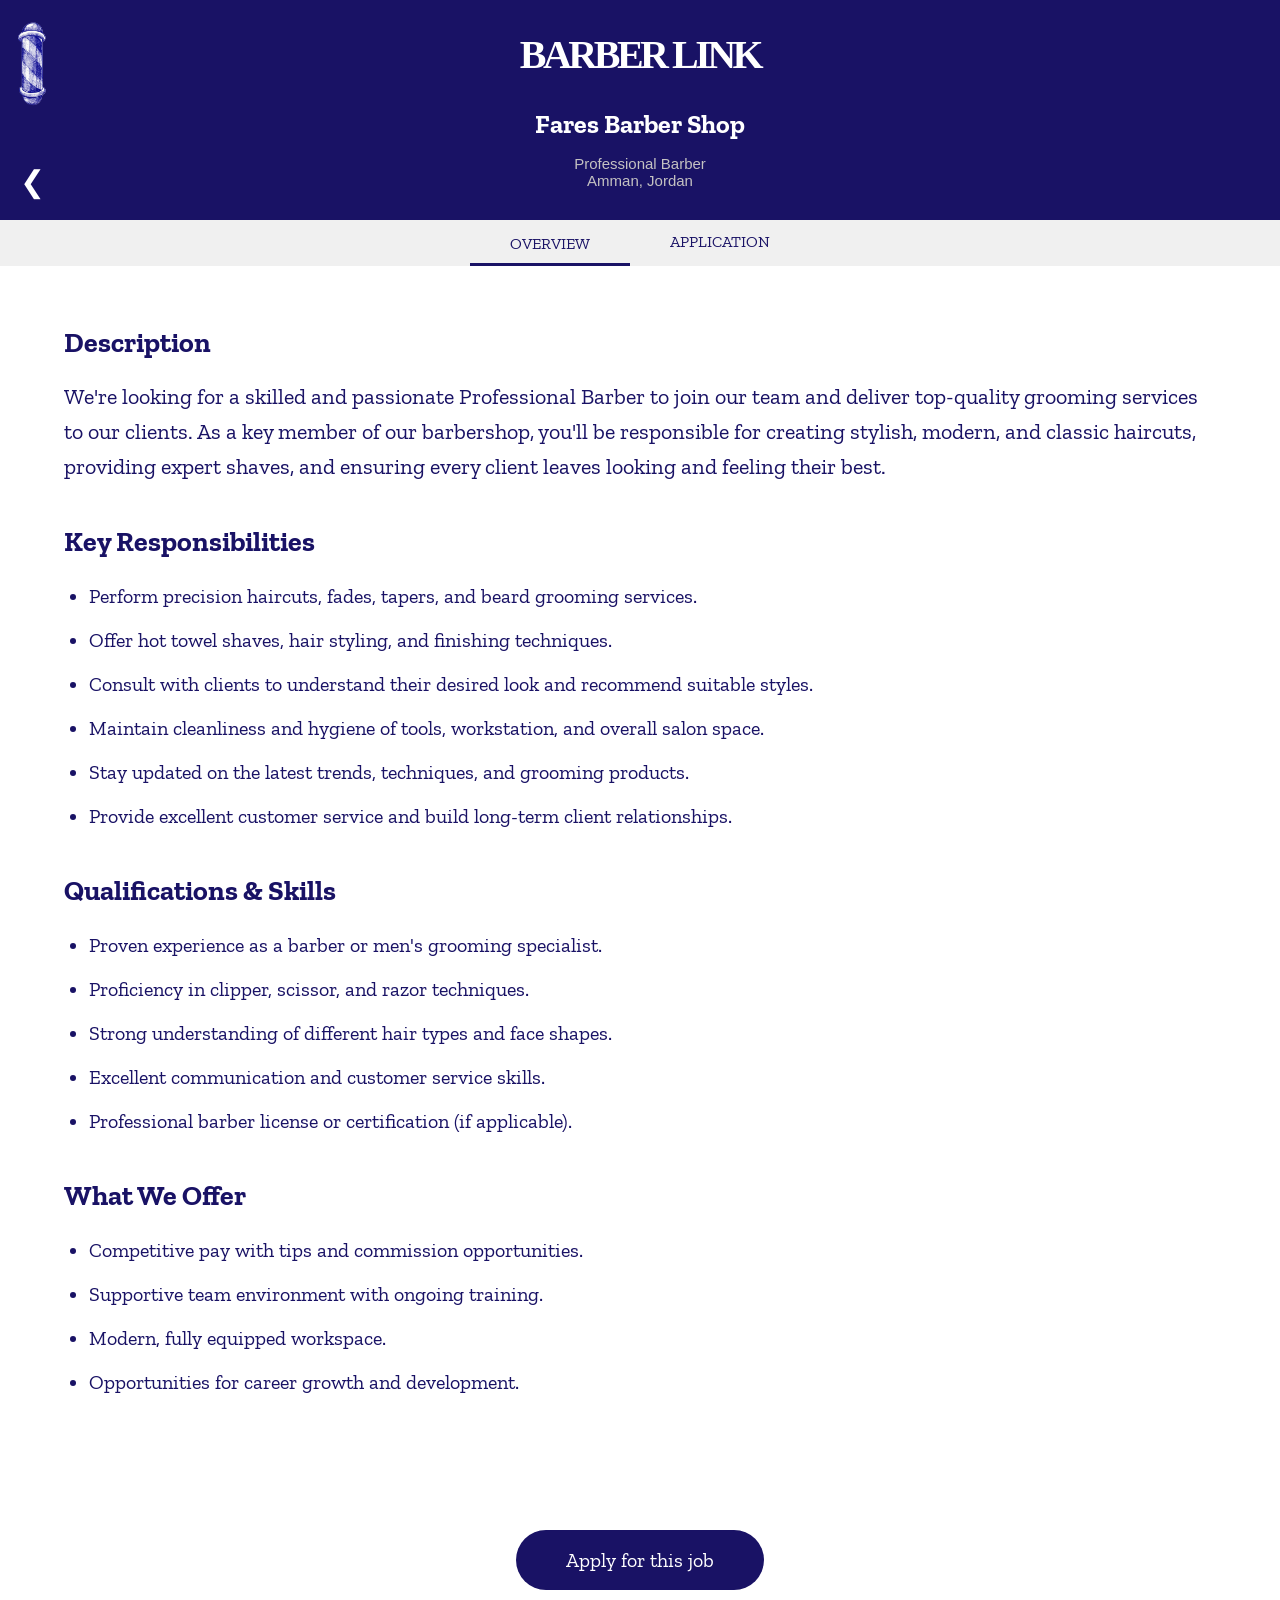
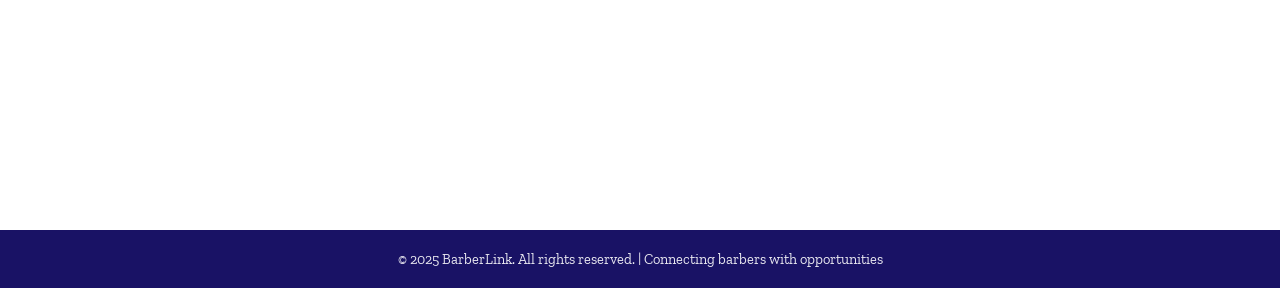
<file: jobApplication/index.html>
<!DOCTYPE html>
<html lang="en">
  <head>
    <meta charset="UTF-8" />
    <meta name="viewport" content="width=device-width, initial-scale=1.0" />
    <title>Barber Link</title>
    <link href="https://fonts.cdnfonts.com/css/bugaki" rel="stylesheet" />
    <link href="https://fonts.googleapis.com/css2?family=Zilla+Slab:wght@300;400;600;700&display=swap" rel="stylesheet" />
    <link href="https://fonts.cdnfonts.com/css/garet" rel="stylesheet" />
    <link rel="stylesheet" href="style.css" />
  </head>
  <body>

    <!-- ─── Header ──────────────────────────────────────────────── -->
    <header class="header">
      <a href="../HomePage/index.html" class="logo-link">
        <img src="imgs/barbericon.png" alt="Barber Icon" class="barber-icon" />
        <span class="logo-badge">HomePage</span>
      </a>

      <div class="header-content">
        <h1>BARBER LINK</h1>
        <h2>Fares Barber Shop</h2>
        <p>Professional Barber<br />Amman, Jordan</p>
      </div>

      <a href="#" class="back-arrow" onclick="goBack(); return false;">❮</a>
    </header>

    <!-- ─── Navigation ──────────────────────────────────────────── -->
    <nav class="navigation">
      <button class="nav-item active" onclick="switchTab('overview')">OVERVIEW</button>
      <button class="nav-item"        onclick="switchTab('application')">APPLICATION</button>
    </nav>

    <!-- ─── Main Content ────────────────────────────────────────── -->
    <main class="content">

      <!-- Overview Tab -->
      <div id="overview" class="content-section active">
        <h2 class="section-title">Description</h2>
        <p class="section-text">
          We're looking for a skilled and passionate Professional Barber to join our team and deliver
          top-quality grooming services to our clients. As a key member of our barbershop, you'll be
          responsible for creating stylish, modern, and classic haircuts, providing expert shaves, and
          ensuring every client leaves looking and feeling their best.
        </p>

        <h2 class="section-title">Key Responsibilities</h2>
        <ul class="section-list">
          <li>Perform precision haircuts, fades, tapers, and beard grooming services.</li>
          <li>Offer hot towel shaves, hair styling, and finishing techniques.</li>
          <li>Consult with clients to understand their desired look and recommend suitable styles.</li>
          <li>Maintain cleanliness and hygiene of tools, workstation, and overall salon space.</li>
          <li>Stay updated on the latest trends, techniques, and grooming products.</li>
          <li>Provide excellent customer service and build long-term client relationships.</li>
        </ul>

        <h2 class="section-title">Qualifications &amp; Skills</h2>
        <ul class="section-list">
          <li>Proven experience as a barber or men's grooming specialist.</li>
          <li>Proficiency in clipper, scissor, and razor techniques.</li>
          <li>Strong understanding of different hair types and face shapes.</li>
          <li>Excellent communication and customer service skills.</li>
          <li>Professional barber license or certification (if applicable).</li>
        </ul>

        <h2 class="section-title">What We Offer</h2>
        <ul class="section-list">
          <li>Competitive pay with tips and commission opportunities.</li>
          <li>Supportive team environment with ongoing training.</li>
          <li>Modern, fully equipped workspace.</li>
          <li>Opportunities for career growth and development.</li>
        </ul>

        <button class="apply-button" onclick="switchTab('application')">Apply for this job</button>
      </div>

      <!-- Application Tab -->
      <div id="application" class="content-section">
        <p class="required-note">* Required fields</p>

        <!-- Personal Information -->
        <div class="form-header">
          <h2 class="form-title">Personal information</h2>
          <button type="button" class="clear-button" onclick="clearForm()">Clear</button>
        </div>

        <div class="form-row">
          <div class="form-group">
            <label class="form-label"><span class="required">*</span> First name</label>
            <input type="text" class="form-input" id="firstName" required autocomplete="given-name" />
          </div>
          <div class="form-group">
            <label class="form-label"><span class="required">*</span> Last name</label>
            <input type="text" class="form-input" id="lastName" required autocomplete="family-name" />
          </div>
        </div>

        <div class="form-group">
          <label class="form-label"><span class="required">*</span> Email</label>
          <input type="email" class="form-input" id="email" required autocomplete="email" />
        </div>

        <div class="form-group">
          <label class="form-label">Headline <span class="optional">(Optional)</span></label>
          <input type="text" class="form-input" id="headline" autocomplete="organization-title" />
        </div>

        <div class="form-group">
          <label class="form-label"><span class="required">*</span> Phone</label>
          <div class="phone-group">
            <select class="country-code" id="countryCode">
              <option value="+962">🇯🇴 +962</option>
            </select>
            <input type="tel" class="form-input phone-input" id="phone" autocomplete="tel-national" />
          </div>
          <p class="form-hint">The hiring team may use this number to contact you about this job.</p>
        </div>

        <div class="form-group">
          <label class="form-label"><span class="required">*</span> Address</label>
          <div class="address-input-wrapper">
            <input type="text" class="form-input" id="address" required autocomplete="street-address" />
            <button type="button" class="map-button" onclick="openMapPicker()">📍 Set on Map</button>
          </div>
          <p class="form-hint">Include your city, region, and country, so that employers can easily manage your application.</p>
        </div>

        <div class="form-group">
          <div class="label-with-clear">
            <label class="form-label"><span class="required">*</span> Photo</label>
            <button type="button" class="clear-button clear-button-small" onclick="clearPhoto(); event.stopPropagation();">Clear</button>
          </div>
          <input type="file" id="photoInput" accept="image/*" style="display:none"
                 onchange="handleFileUpload(event, 'uploadText', true)" />
          <div class="upload-area" id="uploadArea" onclick="document.getElementById('photoInput').click()">
            <div class="upload-icon">
              <svg xmlns="http://www.w3.org/2000/svg" viewBox="0 0 24 24">
                <path d="M12 12c2.21 0 4-1.79 4-4s-1.79-4-4-4-4 1.79-4 4 1.79 4 4 4zm0 2c-2.67 0-8 1.34-8 4v2h16v-2c0-2.66-5.33-4-8-4z" />
              </svg>
            </div>
            <p class="upload-text" id="uploadText">
              <span class="upload-link">Upload a file</span> or drag and drop here
            </p>
          </div>
        </div>

        <div class="form-group">
          <label class="form-label"><span class="required">*</span> Nationality</label>
          <input type="text" class="form-input" id="nationality" required autocomplete="country-name" />
        </div>

        <div class="form-group">
          <label class="form-label">Summary <span class="optional">(Optional)</span></label>
          <textarea class="form-input" id="summary" rows="4" style="resize:vertical"></textarea>
        </div>

        <div class="form-group">
          <div class="label-with-clear">
            <label class="form-label"><span class="required">*</span> Resume</label>
            <button type="button" class="clear-button clear-button-small" onclick="clearResume(); event.stopPropagation();">Clear</button>
          </div>
          <input type="file" id="resumeInput" accept=".pdf,.doc,.docx" style="display:none"
                 onchange="handleFileUpload(event, 'resumeText', false)" />
          <div class="upload-area" onclick="document.getElementById('resumeInput').click()">
            <div class="upload-icon">
              <svg xmlns="http://www.w3.org/2000/svg" viewBox="0 0 24 24">
                <path d="M9 16h6v-6h4l-7-7-7 7h4zm-4 2h14v2H5z" fill="#4caf50" />
              </svg>
            </div>
            <p class="upload-text" id="resumeText">
              <span class="upload-link">Upload a file</span> or drag and drop here
            </p>
          </div>
        </div>

        <!-- Details -->
        <div class="form-header" style="margin-top:50px">
          <h2 class="form-title">Details</h2>
          <button type="button" class="clear-button" onclick="clearDetails()">Clear</button>
        </div>

        <div class="form-group">
          <label class="form-label">Cover letter <span class="optional">(Optional)</span></label>
          <textarea class="form-input" id="coverLetter" rows="6" style="resize:vertical"></textarea>
        </div>

        <button class="apply-button" onclick="submitApplication()">Submit application</button>
      </div>

    </main>

    <!-- ─── Footer ──────────────────────────────────────────────── -->
    <footer class="footer">
      <p>© 2025 BarberLink. All rights reserved. | Connecting barbers with opportunities</p>
    </footer>

    <script src="jobs-data.js"></script>
    <script src="script.js"></script>
  </body>
</html>
</file>
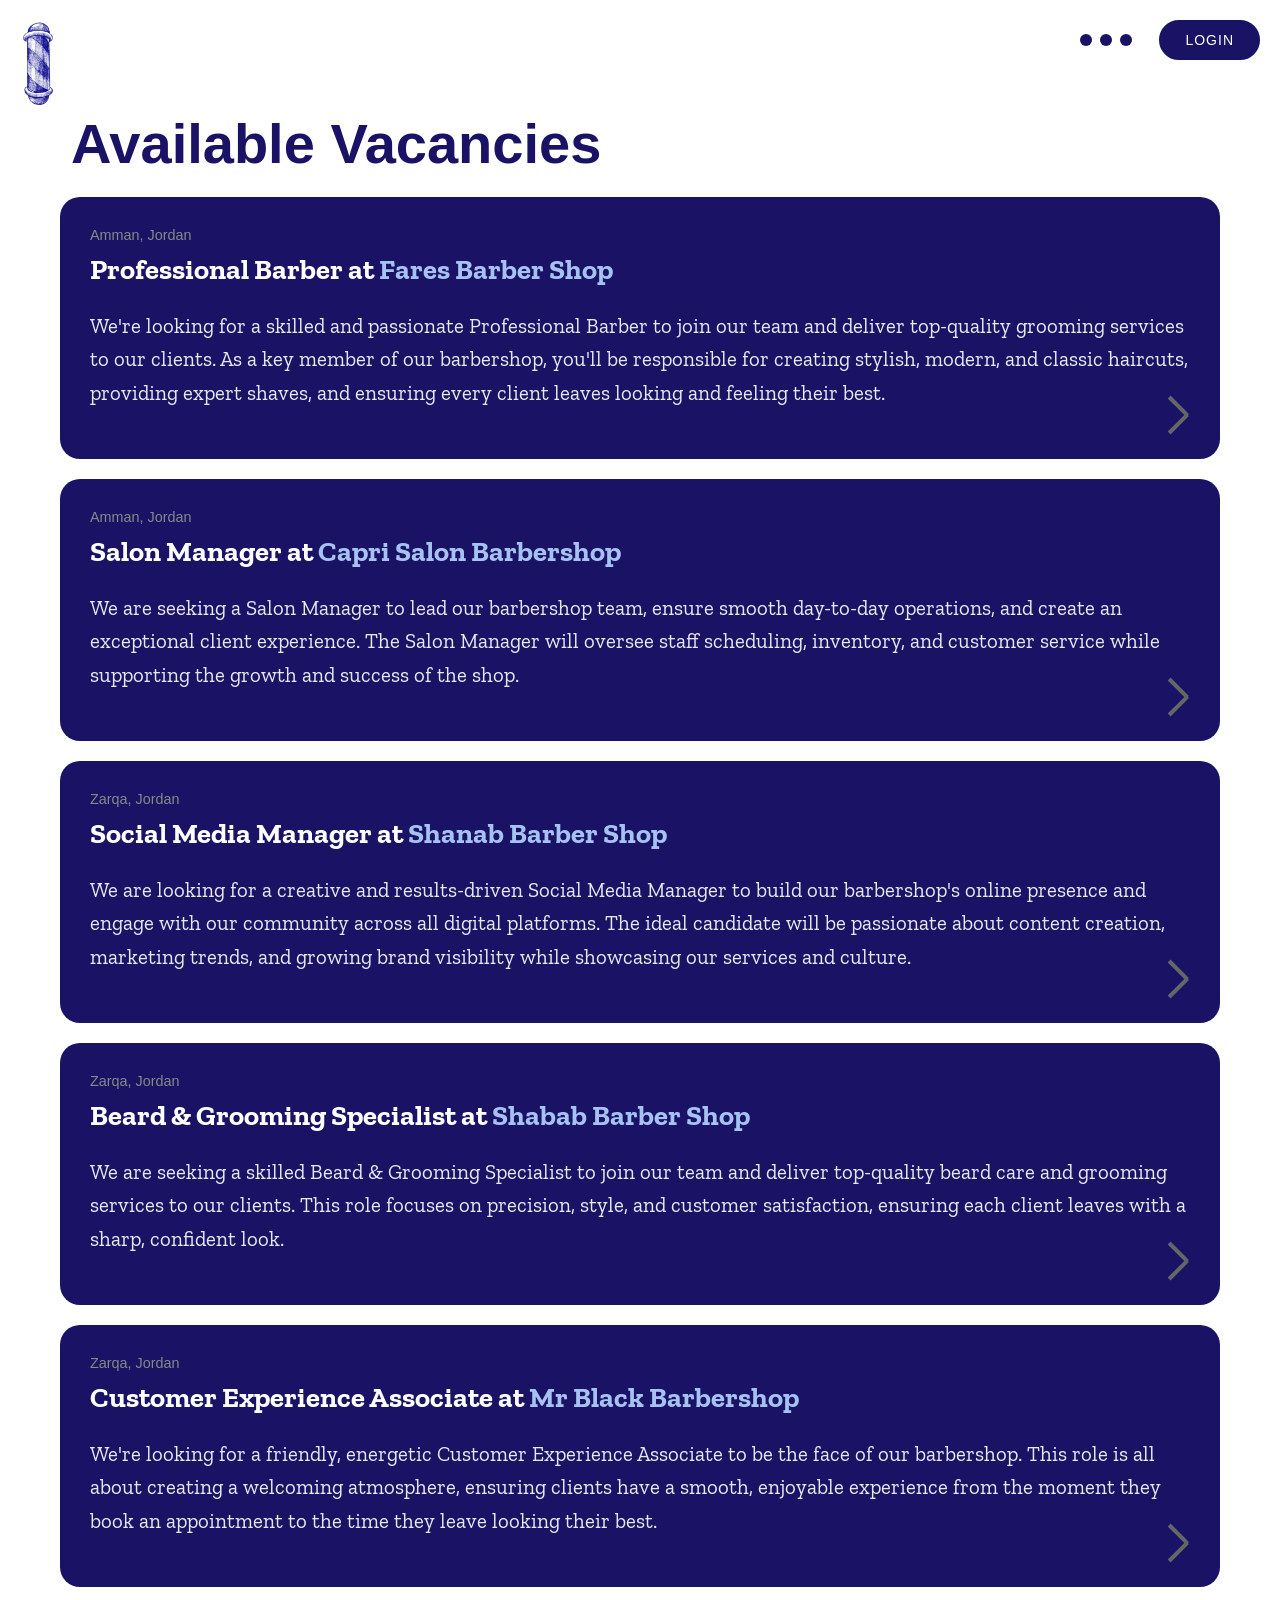
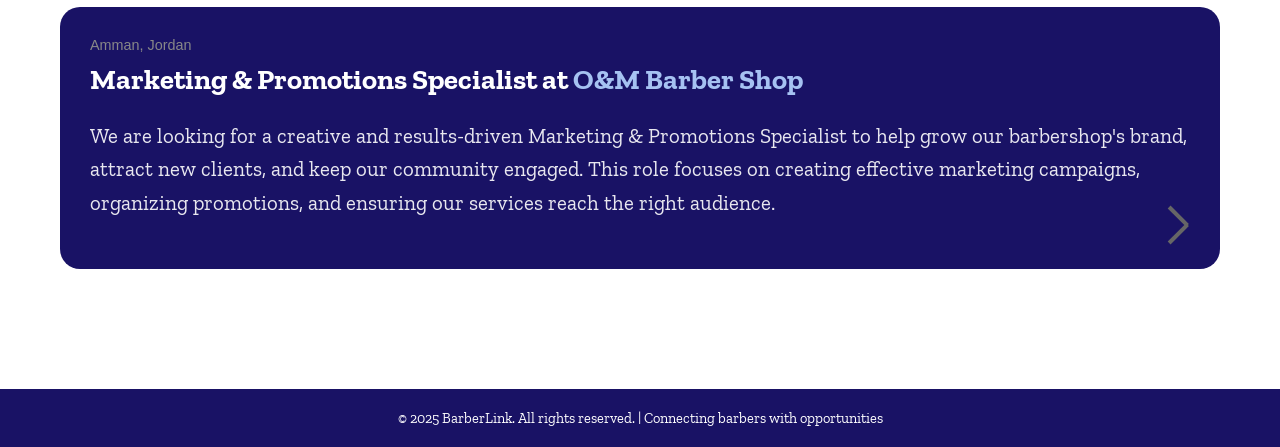
<file: jobsPage/index.html>
<!DOCTYPE html>
<html lang="en">
<head>
  <meta charset="UTF-8" />
  <meta name="viewport" content="width=device-width, initial-scale=1.0" />
  <title>Available Vacancies - BarberLink</title>

  <link href="https://fonts.cdnfonts.com/css/bugaki" rel="stylesheet" />
  <link href="https://fonts.cdnfonts.com/css/garet" rel="stylesheet" />
  <link href="https://fonts.googleapis.com/css2?family=Zilla+Slab:wght@400;700&family=Roboto:ital,wght@0,100..900;1,100..900&family=Playfair+Display:ital,wght@1,400&display=swap" rel="stylesheet" />
  <link href="https://unpkg.com/boxicons@2.1.4/css/boxicons.min.css" rel="stylesheet" />

  <link rel="stylesheet" href="style.css" />
  <link rel="stylesheet" href="../shared/auth-navbar.css" />
</head>
<body>

  <div class="container">

    <!-- Header -->
    <header class="header">
      <div class="logo-link" onclick="goToHomePage()" style="cursor:pointer;">
        <a href="../HomePage/index.html">
          <img src="imgs/barbericon.png" alt="BarberLink Logo" class="barber-pole" />
        </a>
        <span class="logo-badge">HomePage</span>
      </div>

      <h1 class="page-title">Available Vacancies</h1>

      <div class="menu-container">
        <div class="menu-dots" onclick="toggleMenu()">
          <div class="dot"></div>
          <div class="dot"></div>
          <div class="dot"></div>
        </div>
        <div id="auth-nav-mount"></div>
        <nav class="dropdown-menu" id="dropdownMenu">
          <a href="../HomePage/index.html"          class="dropdown-item">Home</a>
          <a href="../BookingPage/index.html"        class="dropdown-item">Booking</a>
          <a href="#"                               class="dropdown-item" id="storeNavLink">Shop</a>
          <a href="../partnerPage/index.html"        class="dropdown-item">Be a partner</a>
          <a href="../Signup-login/index.html"       class="dropdown-item">Login</a>
        </nav>
      </div>
    </header>

    <!-- Job Listings -->
    <main class="jobs-container">

      <div class="job-card" onclick="openJobDetails('barber')">
        <div class="job-location">Amman, Jordan</div>
        <div class="job-title">Professional Barber at <span class="shop-name">Fares Barber Shop</span></div>
        <p class="job-description">
          We're looking for a skilled and passionate Professional Barber to join our team and deliver
          top-quality grooming services to our clients. As a key member of our barbershop, you'll be
          responsible for creating stylish, modern, and classic haircuts, providing expert shaves, and
          ensuring every client leaves looking and feeling their best.
        </p>
        <div class="arrow"><div class="arrow-top"></div><div class="arrow-bottom"></div></div>
      </div>

      <div class="job-card" onclick="openJobDetails('salon-manager')">
        <div class="job-location">Amman, Jordan</div>
        <div class="job-title">Salon Manager at <span class="shop-name">Capri Salon Barbershop</span></div>
        <p class="job-description">
          We are seeking a Salon Manager to lead our barbershop team, ensure smooth day-to-day
          operations, and create an exceptional client experience. The Salon Manager will oversee
          staff scheduling, inventory, and customer service while supporting the growth and success
          of the shop.
        </p>
        <div class="arrow"><div class="arrow-top"></div><div class="arrow-bottom"></div></div>
      </div>

      <div class="job-card" onclick="openJobDetails('social-media-manager-shanab')">
        <div class="job-location">Zarqa, Jordan</div>
        <div class="job-title">Social Media Manager at <span class="shop-name">Shanab Barber Shop</span></div>
        <p class="job-description">
          We are looking for a creative and results-driven Social Media Manager to build our
          barbershop's online presence and engage with our community across all digital platforms.
          The ideal candidate will be passionate about content creation, marketing trends, and growing
          brand visibility while showcasing our services and culture.
        </p>
        <div class="arrow"><div class="arrow-top"></div><div class="arrow-bottom"></div></div>
      </div>

      <div class="job-card" onclick="openJobDetails('beard-specialist')">
        <div class="job-location">Zarqa, Jordan</div>
        <div class="job-title">Beard &amp; Grooming Specialist at <span class="shop-name">Shabab Barber Shop</span></div>
        <p class="job-description">
          We are seeking a skilled Beard &amp; Grooming Specialist to join our team and deliver
          top-quality beard care and grooming services to our clients. This role focuses on precision,
          style, and customer satisfaction, ensuring each client leaves with a sharp, confident look.
        </p>
        <div class="arrow"><div class="arrow-top"></div><div class="arrow-bottom"></div></div>
      </div>

      <div class="job-card" onclick="openJobDetails('customer-experience')">
        <div class="job-location">Zarqa, Jordan</div>
        <div class="job-title">Customer Experience Associate at <span class="shop-name">Mr Black Barbershop</span></div>
        <p class="job-description">
          We're looking for a friendly, energetic Customer Experience Associate to be the face of our
          barbershop. This role is all about creating a welcoming atmosphere, ensuring clients have a
          smooth, enjoyable experience from the moment they book an appointment to the time they leave
          looking their best.
        </p>
        <div class="arrow"><div class="arrow-top"></div><div class="arrow-bottom"></div></div>
      </div>

      <div class="job-card" onclick="openJobDetails('marketing-specialist')">
        <div class="job-location">Amman, Jordan</div>
        <div class="job-title">Marketing &amp; Promotions Specialist at <span class="shop-name">O&amp;M Barber Shop</span></div>
        <p class="job-description">
          We are looking for a creative and results-driven Marketing &amp; Promotions Specialist to
          help grow our barbershop's brand, attract new clients, and keep our community engaged. This
          role focuses on creating effective marketing campaigns, organizing promotions, and ensuring
          our services reach the right audience.
        </p>
        <div class="arrow"><div class="arrow-top"></div><div class="arrow-bottom"></div></div>
      </div>

    </main>
  </div>

  <!-- auth modals injected by auth-navbar.js -->

  <footer class="footer">
    <p>© 2025 BarberLink. All rights reserved. | Connecting barbers with opportunities</p>
  </footer>

  <!-- Coming Soon Modal -->
  <div class="cs-overlay" id="csOverlay">
    <div class="cs-modal">
      <button class="cs-close" id="csClose">✕</button>
      <div class="cs-icon-line">
        <div class="cs-rule"></div>
        <svg width="16" height="16" viewBox="0 0 24 24" fill="#191265">
          <path d="M12 2C6.48 2 2 6.48 2 12s4.48 10 10 10 10-4.48 10-10S17.52 2 12 2zm1 15h-2v-2h2v2zm0-4h-2V7h2v6z"/>
        </svg>
        <div class="cs-rule"></div>
      </div>
      <h3>Coming Soon</h3>
      <p>This shop is currently under setup and will be available soon.</p>
    </div>
  </div>

  <script src="script.js"></script>
  <script src="../shared/auth-navbar.js"></script>
</body>
</html>
</file>
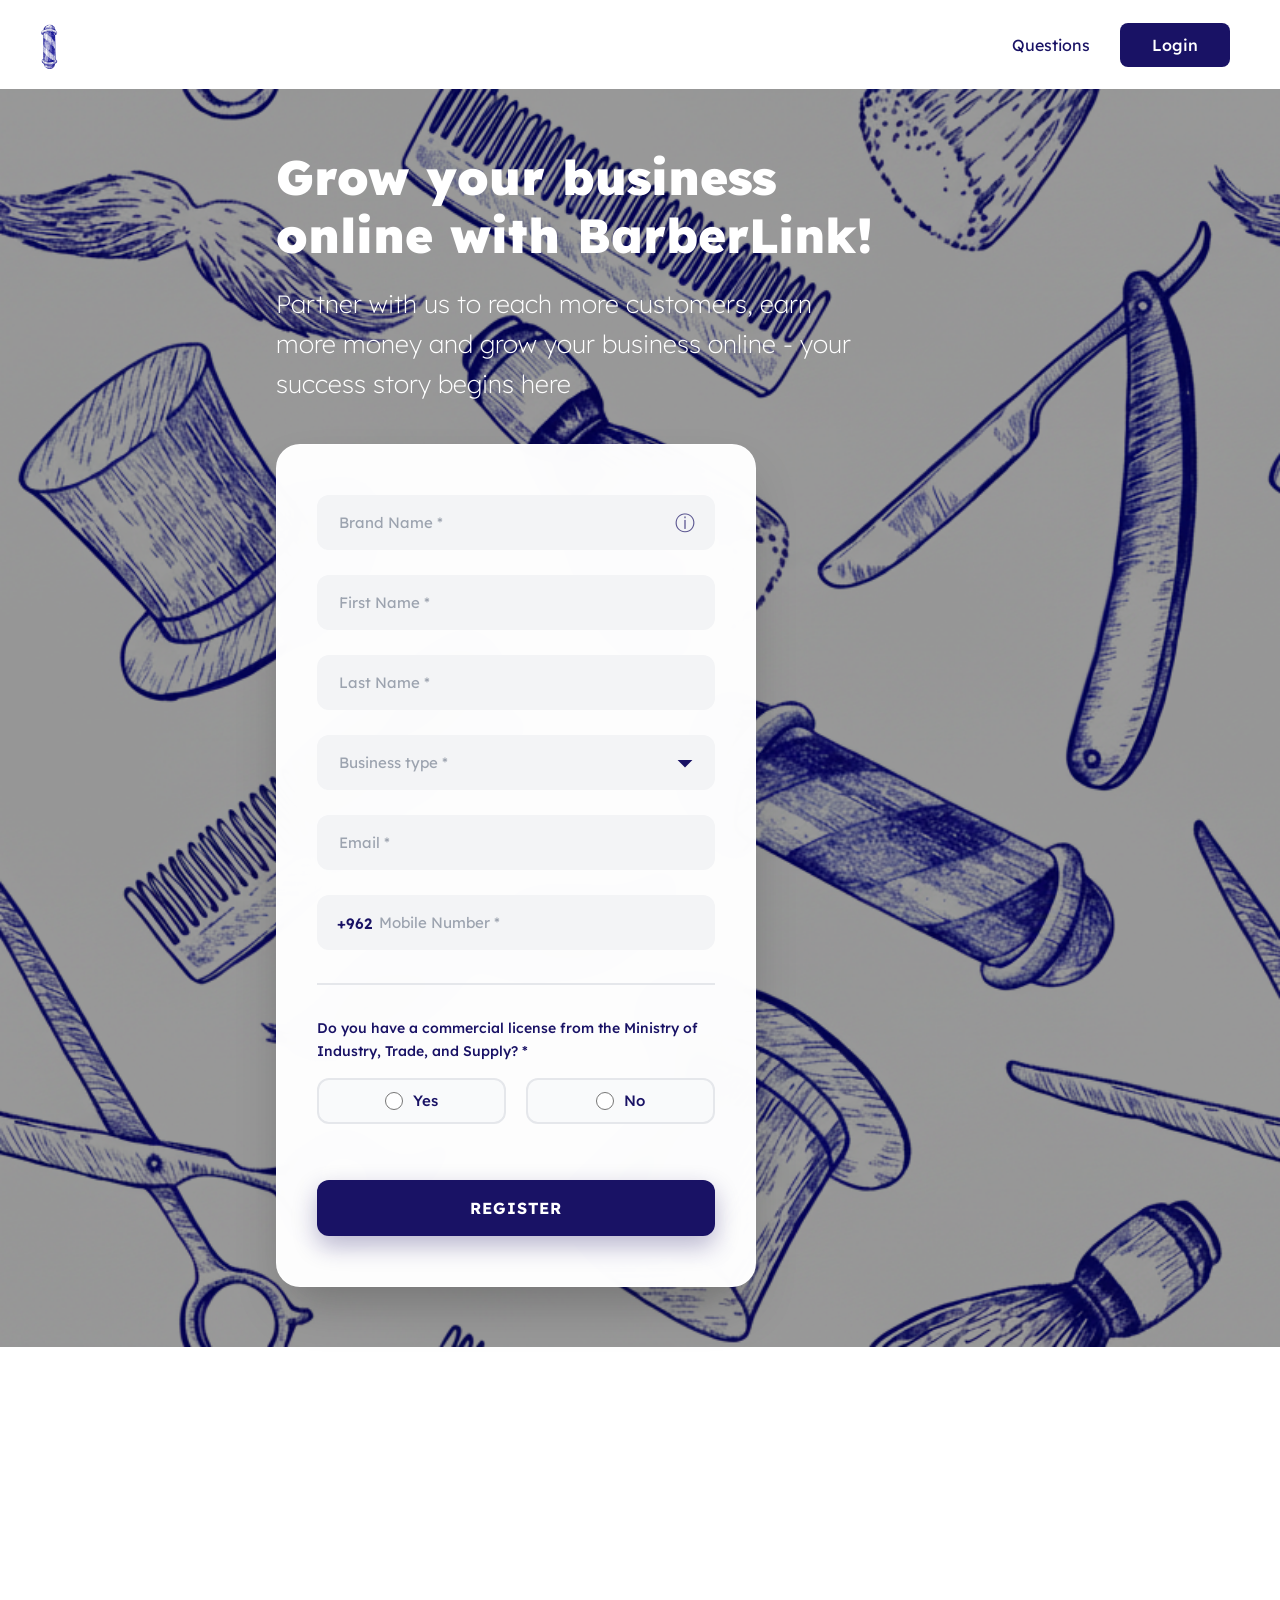
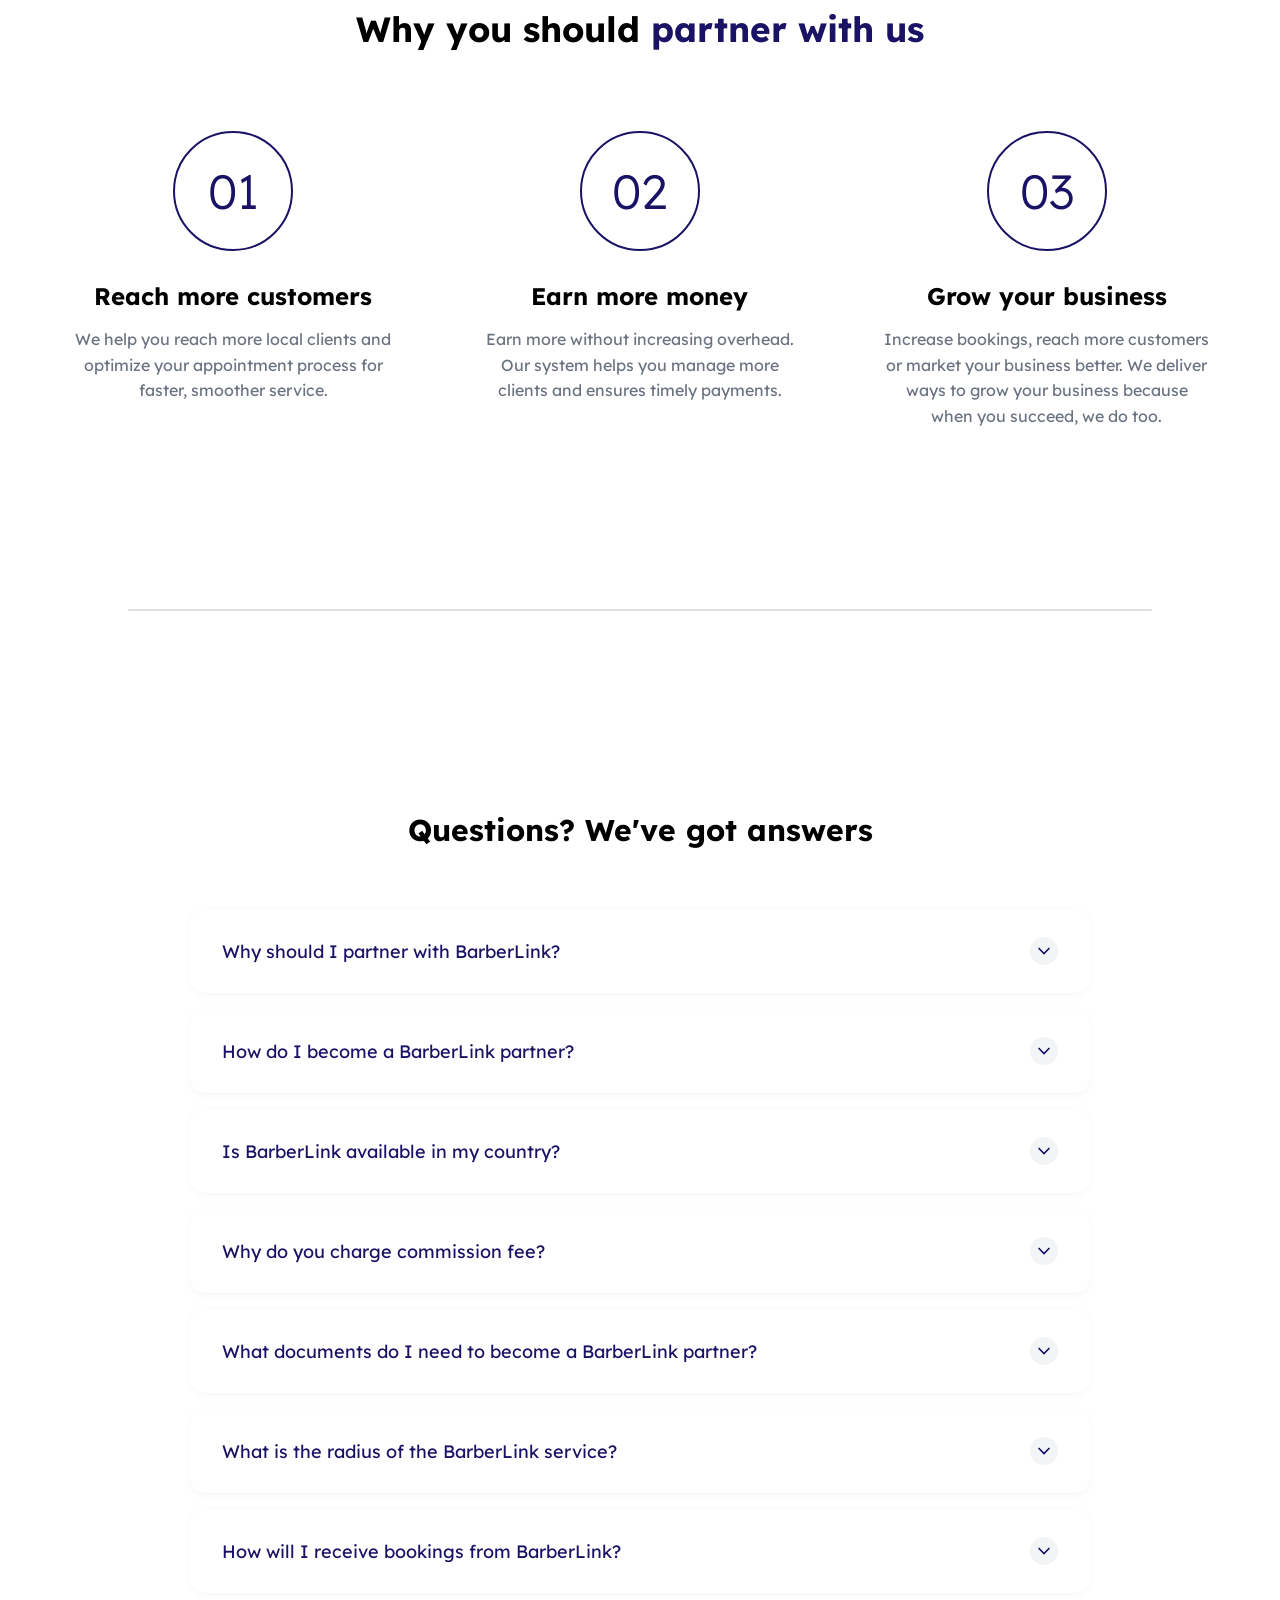
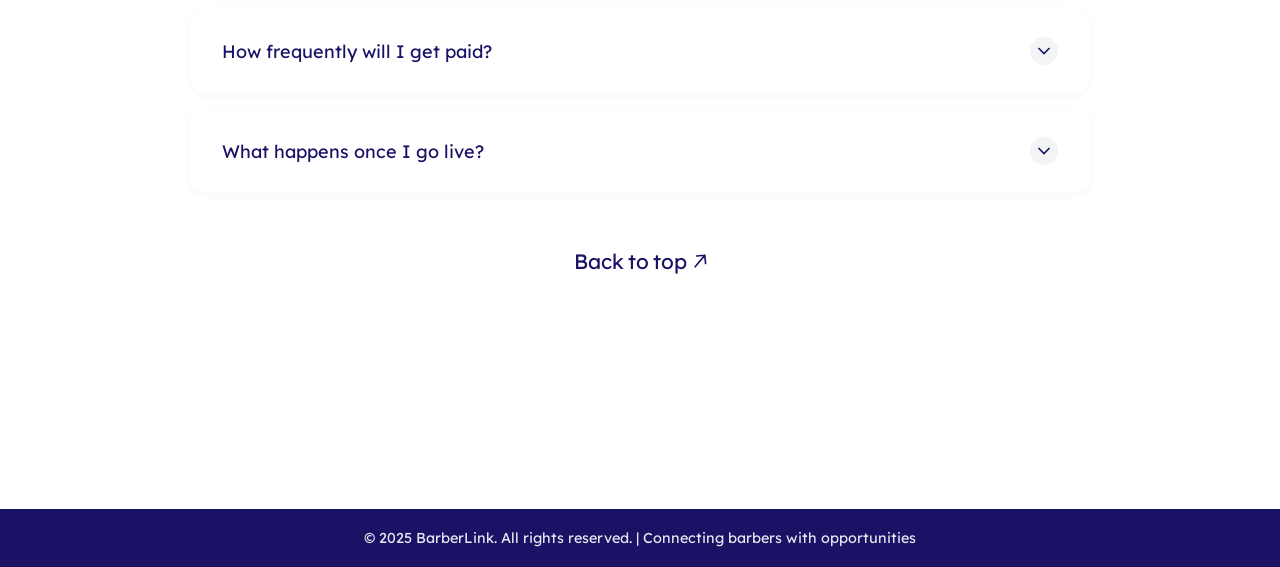
<file: partnerPage/index.html>
<!DOCTYPE html>
<html lang="en">
  <head>
    <meta charset="UTF-8" />
    <meta name="viewport" content="width=device-width, initial-scale=1.0" />
    <link rel="preconnect" href="https://fonts.googleapis.com" />
    <link rel="preconnect" href="https://fonts.gstatic.com" crossorigin />
    <link href="https://fonts.googleapis.com/css2?family=Lexend:wght@100..900&display=swap" rel="stylesheet" />
    <link href="https://fonts.cdnfonts.com/css/bugaki" rel="stylesheet" />
    <link href="https://fonts.cdnfonts.com/css/garet" rel="stylesheet" />
    <link href="https://unpkg.com/boxicons@2.1.4/css/boxicons.min.css" rel="stylesheet" />
    <title>Being a Partner</title>
    <link rel="stylesheet" href="style.css" />
    <link rel="stylesheet" href="../shared/auth-navbar.css" />

  </head>

  <body>
    <header>
      <div class="logo-container">
        <a href="../HomePage/index.html">
          <img src="imgs/barbericon.png" alt="Logo" class="logo" />
        </a>
      </div>

      <div class="header-right">
        <span class="questions" id="questionsLink">Questions</span>

        <!-- Application status icon button -->
        <div class="appl-status-btn" id="applStatusBtn" style="display:none" onclick="toggleStatusDropdown()">
          <svg width="24" height="24" viewBox="0 0 24 24" fill="none" stroke="#191265" stroke-width="1.6">
            <path d="M14 2H6a2 2 0 0 0-2 2v16a2 2 0 0 0 2 2h7"/>
            <polyline points="14 2 14 8 20 8"/>
            <polyline points="7 12 8.5 13.5 11 11"/>
            <polyline points="7 16 8.5 17.5 11 15"/>
            <circle cx="17" cy="17" r="3"/>
            <line x1="19.5" y1="19.5" x2="21" y2="21"/>
          </svg>
          <span class="appl-status-dot" id="applStatusDot"></span>
        </div>

        <!-- Dropdown — filled dynamically by JS -->
        <div class="appl-dropdown" id="applDropdown"></div>

        <div id="auth-nav-mount"></div>
      </div>
    </header>

    <section class="hero-section">
      <div class="hero-content">
        <div class="hero-text">
          <h1>
            Grow your business online with
            <span class="highlight">BarberLink</span>!
          </h1>
          <p>
            Partner with us to reach more customers, earn more money and grow
            your business online - your success story begins here
          </p>
        </div>

        <form class="registration-form" id="registrationForm" novalidate>
          <div class="success-message" id="successMessage">
            Thank you for registering! We will contact you soon.
          </div>
          <div class="error-alert" id="errorAlert">
            There was an error submitting your form. Please try again.
          </div>

          <!-- Brand Name -->
          <div class="form-group" id="brandNameGroup">
            <input type="text" id="brandName" placeholder="Brand Name *" maxlength="100" />
            <span class="info-icon">ⓘ</span>
            <div class="tooltip" id="brandTooltip">
              This will be used as your barbershop name on BarberLink. If your
              brand name is different from the Trade License, please provide the
              brand name as per your Trademark
            </div>
            <span class="error-message" id="brandNameError">Please fill in the Brand Name field</span>
          </div>

          <!-- First Name -->
          <div class="form-group" id="firstNameGroup">
            <input type="text" id="firstName" placeholder="First Name *" maxlength="50" />
            <span class="error-message" id="firstNameError">Please fill in the First Name field</span>
          </div>

          <!-- Last Name -->
          <div class="form-group" id="lastNameGroup">
            <input type="text" id="lastName" placeholder="Last Name *" maxlength="50" />
            <span class="error-message" id="lastNameError">Please fill in the Last Name field</span>
          </div>

          <!-- Business Type -->
          <div class="form-group" id="businessTypeGroup">
            <div class="custom-select" id="businessTypeSelect">
              <div class="custom-select-trigger placeholder">
                <span id="businessTypeText">Business type *</span>
                <svg class="custom-select-arrow" viewBox="0 0 16 16" fill="none" stroke="#191265" stroke-width="2">
                  <path d="M8 11L3 6h10z" fill="#191265" />
                </svg>
              </div>
              <div class="custom-select-options">
                <div class="custom-select-option" data-value="barbershop">Barbershop</div>
                <div class="custom-select-option" data-value="hair-beauty-supply">Hair &amp; Beauty Supply Store</div>
              </div>
            </div>
            <select id="businessType" style="display:none">
              <option value="" disabled selected hidden>Business type *</option>
              <option value="barbershop">Barbershop</option>
              <option value="hair-beauty-supply">Hair &amp; Beauty Supply Store</option>
            </select>
            <span class="error-message" id="businessTypeError">Please select a Business Type</span>
          </div>

          <!-- Email -->
          <div class="form-group" id="emailGroup">
            <input type="email" id="email" placeholder="Email *" maxlength="100" />
            <span class="error-message" id="emailError">Please enter a valid email address</span>
          </div>

          <!-- Mobile -->
          <div class="form-group" id="mobileGroup">
            <input type="tel" id="mobile" placeholder="Mobile Number *" maxlength="9" />
            <span class="country-code">+962</span>
            <span class="error-message" id="mobileError">Please enter a valid 9-digit mobile number</span>
          </div>

          <!-- Commercial License Radio -->
          <div class="form-group license-question" id="licenseGroup">
            <label>
              Do you have a commercial license from the Ministry of Industry,
              Trade, and Supply? *
            </label>
            <div class="radio-group">
              <label class="radio-label">
                <input type="radio" name="license" value="yes" id="licenseYes" />
                <span>Yes</span>
              </label>
              <label class="radio-label">
                <input type="radio" name="license" value="no" id="licenseNo" />
                <span>No</span>
              </label>
            </div>
            <span class="error-message" id="licenseError">
              Please select whether you have a commercial license
            </span>
          </div>

          <!-- File Upload (hidden by default) -->
          <div class="form-group file-upload-section" id="fileUploadSection" style="display:none">
            <label class="file-upload-label">Upload Commercial License *</label>
            <div class="file-upload-area" id="fileUploadArea">
              <input type="file" id="licenseFile" accept=".pdf,.jpg,.jpeg,.png" style="display:none" />

              <div class="upload-placeholder" id="uploadPlaceholder">
                <svg width="48" height="48" viewBox="0 0 24 24" fill="none" stroke="#191265" stroke-width="2">
                  <path d="M21 15v4a2 2 0 0 1-2 2H5a2 2 0 0 1-2-2v-4"/>
                  <polyline points="17 8 12 3 7 8"/>
                  <line x1="12" y1="3" x2="12" y2="15"/>
                </svg>
                <p class="upload-text">Click to upload or drag and drop</p>
                <p class="upload-hint">PDF, JPG, or PNG (Max 5MB)</p>
              </div>

              <div class="file-preview" id="filePreview" style="display:none">
                <div class="file-info">
                  <svg width="32" height="32" viewBox="0 0 24 24" fill="none" stroke="#191265" stroke-width="2">
                    <path d="M13 2H6a2 2 0 0 0-2 2v16a2 2 0 0 0 2 2h12a2 2 0 0 0 2-2V9z"/>
                    <polyline points="13 2 13 9 20 9"/>
                  </svg>
                  <div class="file-details">
                    <p class="file-name" id="fileName">filename.pdf</p>
                    <p class="file-size" id="fileSize">2.5 MB</p>
                  </div>
                </div>
                <button type="button" class="remove-file-btn" id="removeFileBtn" title="Remove file">
                  <svg width="20" height="20" viewBox="0 0 24 24" fill="none" stroke="#ef4444" stroke-width="2">
                    <line x1="18" y1="6" x2="6" y2="18"/>
                    <line x1="6" y1="6" x2="18" y2="18"/>
                  </svg>
                </button>
              </div>
            </div>
            <span class="error-message" id="fileError">Please upload your commercial license</span>
          </div>

          <!-- License Notice (hidden by default) -->
          <div class="license-notice" id="licenseNotice" style="display:none">
            <svg width="24" height="24" viewBox="0 0 24 24" fill="none" stroke="#ef4444" stroke-width="2">
              <circle cx="12" cy="12" r="10"/>
              <line x1="12" y1="8" x2="12" y2="12"/>
              <line x1="12" y1="16" x2="12.01" y2="16"/>
            </svg>
            <div class="notice-content">
              <p class="notice-title">Commercial License Required</p>
              <p class="notice-text">
                A valid commercial license from the Ministry of Industry, Trade, and Supply
                is required to partner with BarberLink. Please obtain your license before registering.
              </p>
            </div>
          </div>

          <button type="submit" class="register-btn" id="submitBtn">Register</button>
        </form>
      </div>
    </section>

    <!-- Why Partner Section -->
    <section class="why-partner-section">
      <div class="container">
        <h2 class="section-title">
          Why you should <span class="highlight-orange">partner with us</span>
        </h2>
        <div class="benefits-grid">
          <div class="benefit-card">
            <div class="benefit-number">01</div>
            <h3>Reach more customers</h3>
            <p>We help you reach more local clients and optimize your appointment process for faster, smoother service.</p>
          </div>
          <div class="benefit-card">
            <div class="benefit-number">02</div>
            <h3>Earn more money</h3>
            <p>Earn more without increasing overhead. Our system helps you manage more clients and ensures timely payments.</p>
          </div>
          <div class="benefit-card">
            <div class="benefit-number">03</div>
            <h3>Grow your business</h3>
            <p>Increase bookings, reach more customers or market your business better. We deliver ways to grow your business because when you succeed, we do too.</p>
          </div>
        </div>
      </div>
    </section>

    <div class="section-divider"></div>

    <!-- FAQ Section -->
    <section class="faq-section" id="questionsSection">
      <div class="container">
        <h2 class="section-title section-title--faq">Questions? We've got answers</h2>
        <div class="faq-container">

          <div class="faq-item">
            <div class="faq-question">
              <span>Why should I partner with BarberLink?</span>
              <svg class="faq-arrow" width="24" height="24" viewBox="0 0 24 24" fill="none"><path d="M6 9L12 15L18 9" stroke="#191265" stroke-width="2" stroke-linecap="round"/></svg>
            </div>
            <div class="faq-answer">
              <p>BarberLink helps barbershops grow their business, reach new customers, and increase brand awareness online. By partnering with us, you can get access to thousands of new customers who want to book appointments with barbershops like yours.</p>
            </div>
          </div>

          <div class="faq-item">
            <div class="faq-question">
              <span>How do I become a BarberLink partner?</span>
              <svg class="faq-arrow" width="24" height="24" viewBox="0 0 24 24" fill="none"><path d="M6 9L12 15L18 9" stroke="#191265" stroke-width="2" stroke-linecap="round"/></svg>
            </div>
            <div class="faq-answer">
              <p>Simply fill out the registration form above with your barbershop details and we'll get in touch with you to complete the onboarding process.</p>
            </div>
          </div>

          <div class="faq-item">
            <div class="faq-question">
              <span>Is BarberLink available in my country?</span>
              <svg class="faq-arrow" width="24" height="24" viewBox="0 0 24 24" fill="none"><path d="M6 9L12 15L18 9" stroke="#191265" stroke-width="2" stroke-linecap="round"/></svg>
            </div>
            <div class="faq-answer">
              <p>We are currently operating in Jordan. Check back soon for expansion to other countries.</p>
            </div>
          </div>

          <div class="faq-item">
            <div class="faq-question">
              <span>Why do you charge commission fee?</span>
              <svg class="faq-arrow" width="24" height="24" viewBox="0 0 24 24" fill="none"><path d="M6 9L12 15L18 9" stroke="#191265" stroke-width="2" stroke-linecap="round"/></svg>
            </div>
            <div class="faq-answer">
              <p>Our commission fee covers the cost of marketing, platform maintenance, customer support, and payment processing to help grow your business.</p>
            </div>
          </div>

          <div class="faq-item">
            <div class="faq-question">
              <span>What documents do I need to become a BarberLink partner?</span>
              <svg class="faq-arrow" width="24" height="24" viewBox="0 0 24 24" fill="none"><path d="M6 9L12 15L18 9" stroke="#191265" stroke-width="2" stroke-linecap="round"/></svg>
            </div>
            <div class="faq-answer">
              <p>You'll need a valid commercial license from the Ministry of Industry, Trade, and Supply, business registration documents, and bank account details for payments.</p>
            </div>
          </div>

          <div class="faq-item">
            <div class="faq-question">
              <span>What is the radius of the BarberLink service?</span>
              <svg class="faq-arrow" width="24" height="24" viewBox="0 0 24 24" fill="none"><path d="M6 9L12 15L18 9" stroke="#191265" stroke-width="2" stroke-linecap="round"/></svg>
            </div>
            <div class="faq-answer">
              <p>Customers can book appointments from anywhere within your city. You set your own service area and availability.</p>
            </div>
          </div>

          <div class="faq-item">
            <div class="faq-question">
              <span>How will I receive bookings from BarberLink?</span>
              <svg class="faq-arrow" width="24" height="24" viewBox="0 0 24 24" fill="none"><path d="M6 9L12 15L18 9" stroke="#191265" stroke-width="2" stroke-linecap="round"/></svg>
            </div>
            <div class="faq-answer">
              <p>You'll receive booking notifications via SMS/email. You can manage all appointments through the dashboard.</p>
            </div>
          </div>

          <div class="faq-item">
            <div class="faq-question">
              <span>How frequently will I get paid?</span>
              <svg class="faq-arrow" width="24" height="24" viewBox="0 0 24 24" fill="none"><path d="M6 9L12 15L18 9" stroke="#191265" stroke-width="2" stroke-linecap="round"/></svg>
            </div>
            <div class="faq-answer">
              <p>Payments are processed weekly directly to your registered bank account after deducting the commission fee.</p>
            </div>
          </div>

          <div class="faq-item">
            <div class="faq-question">
              <span>What happens once I go live?</span>
              <svg class="faq-arrow" width="24" height="24" viewBox="0 0 24 24" fill="none"><path d="M6 9L12 15L18 9" stroke="#191265" stroke-width="2" stroke-linecap="round"/></svg>
            </div>
            <div class="faq-answer">
              <p>Once approved, your barbershop will be visible to customers on the BarberLink platform. You'll start receiving bookings and can manage them through your partner dashboard.</p>
            </div>
          </div>

        </div>
      </div>

      <!-- Back to Top -->
      <button class="back-to-top-btn" id="backToTopBtn">
        <div class="text">
          <span>Back</span><span>to</span><span>top</span>
        </div>
        <div class="clone">
          <span>Back</span><span>to</span><span>top</span>
        </div>
        <svg stroke-width="2" stroke="currentColor" viewBox="0 0 24 24" fill="none" width="20px" xmlns="http://www.w3.org/2000/svg">
          <path d="M14 5l7 7m0 0l-7 7m7-7H3" stroke-linejoin="round" stroke-linecap="round"/>
        </svg>
      </button>
    </section>

    <!-- auth modals injected by auth-navbar.js -->

    <footer class="footer">
      <p>© 2025 BarberLink. All rights reserved. | Connecting barbers with opportunities</p>
    </footer>

    <script src="script.js"></script>
    <script src="../shared/auth-navbar.js"></script>
  </body>
</html>
</file>
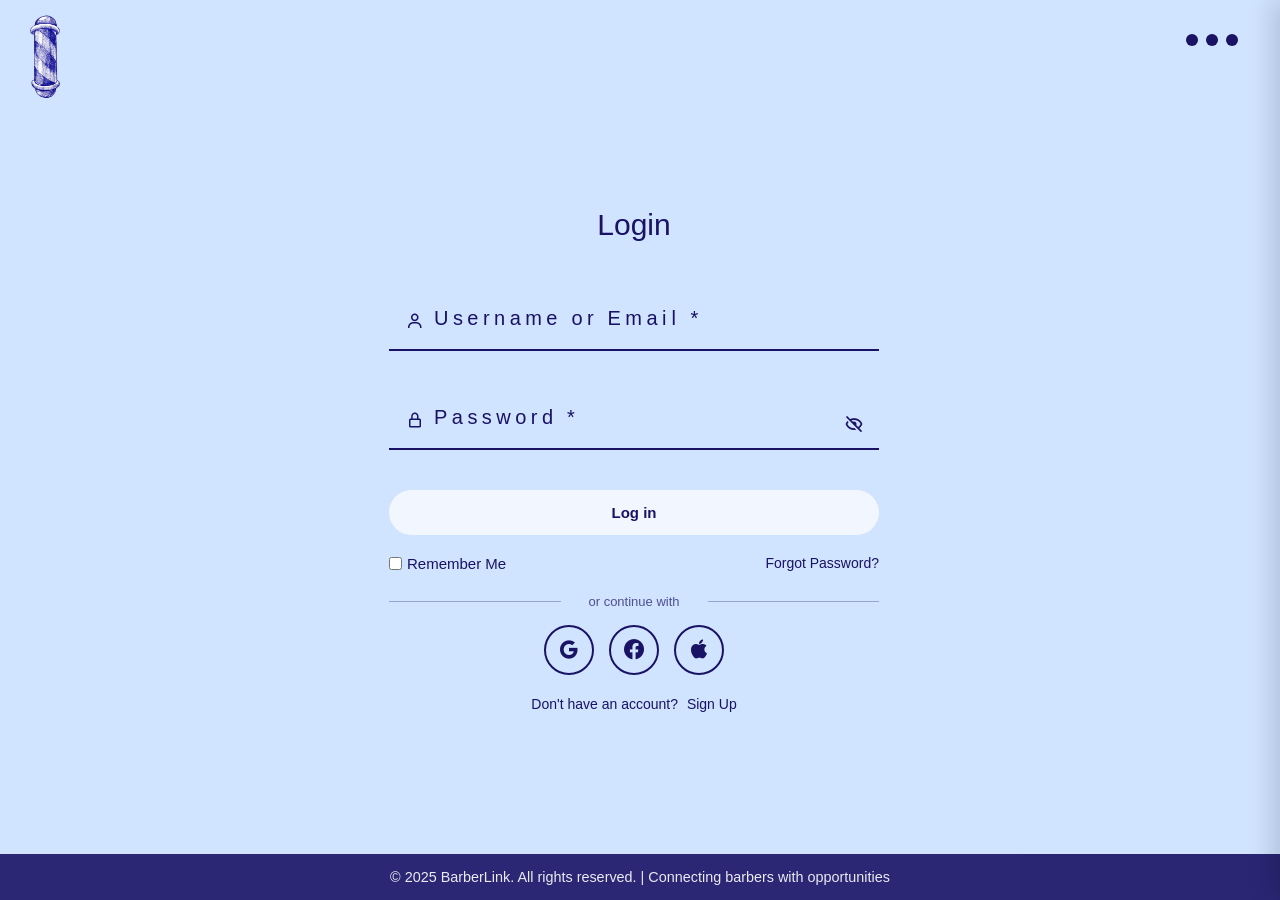
<file: Signup-login/index.html>
<!DOCTYPE html>
<html lang="en">
  <head>
    <meta charset="UTF-8" />
    <meta name="viewport" content="width=device-width, initial-scale=1.0">
    <link
      href="https://unpkg.com/boxicons@2.1.4/css/boxicons.min.css"
      rel="stylesheet"
    />
    <link href="https://fonts.cdnfonts.com/css/garet" rel="stylesheet" />
    <link rel="stylesheet" href="style.css" />
    <title>Log in & registration</title>
  </head>
  <body>
    <div class="wrapper">
      <nav class="nav">
        <div class="nav-logo">
          <a href="../HomePage/index.html">
            <img src="imgs/barbericon.png" alt="Logo" />
            <span class="logo-badge">HomePage</span>
          </a>
        </div>
        
        <!-- Menu Container -->
        <div class="menu-container">
          <div class="menu-dots" onclick="toggleMenu()">
            <div class="dot"></div>
            <div class="dot"></div>
            <div class="dot"></div>
          </div>
          <div class="dropdown-menu" id="dropdownMenu">
            <a href="../HomePage/index.html" class="dropdown-item">Home</a>
            <a href="../BookingPage/index.html" class="dropdown-item">Booking</a>
            <a href="#" class="dropdown-item" id="storeNavLink">Shop</a>
            <a href="../partnerPage/index.html" class="dropdown-item">Be a partner</a>
            <a href="../jobsPage/index.html" class="dropdown-item">Jobs</a>
          </div>
        </div>
      </nav>
      
      <!-- FORM BOX -->
      <div class="form-box">
        <!-- Login Form -->
        <div class="login-container" id="login">
          <div class="top">
            <header>Login</header>
          </div>
          
          <form id="login-form" novalidate>
            <div class="form-control">
              <input type="text" id="login-username" required />
              <label>
                <span style="transition-delay:0ms">U</span>
                <span style="transition-delay:50ms">s</span>
                <span style="transition-delay:100ms">e</span>
                <span style="transition-delay:150ms">r</span>
                <span style="transition-delay:200ms">n</span>
                <span style="transition-delay:250ms">a</span>
                <span style="transition-delay:300ms">m</span>
                <span style="transition-delay:350ms">e</span>
                <span style="transition-delay:400ms"> </span>
                <span style="transition-delay:450ms">o</span>
                <span style="transition-delay:500ms">r</span>
                <span style="transition-delay:550ms"> </span>
                <span style="transition-delay:600ms">E</span>
                <span style="transition-delay:650ms">m</span>
                <span style="transition-delay:700ms">a</span>
                <span style="transition-delay:750ms">i</span>
                <span style="transition-delay:800ms">l</span>
                <span style="transition-delay:850ms"> </span>
                <span style="transition-delay:900ms">*</span>
              </label>
              <i class="bx bx-user"></i>
            </div>
            
            <div class="form-control password-field">
              <input type="password" id="login-password" required />
              <label>
                <span style="transition-delay:0ms">P</span>
                <span style="transition-delay:50ms">a</span>
                <span style="transition-delay:100ms">s</span>
                <span style="transition-delay:150ms">s</span>
                <span style="transition-delay:200ms">w</span>
                <span style="transition-delay:250ms">o</span>
                <span style="transition-delay:300ms">r</span>
                <span style="transition-delay:350ms">d</span>
                <span style="transition-delay:400ms"> </span>
                <span style="transition-delay:450ms">*</span>
              </label>
              <i class="bx bx-lock-alt"></i>
              <i class="bx bx-hide toggle-password" onclick="togglePasswordVisibility('login-password', this)"></i>
            </div>
            
            <div class="input-box">
              <button type="submit" class="submit">Log in</button>
            </div>

            <div class="two-col">
              <div class="one">
                <input type="checkbox" id="login-check" />
                <label for="login-check">Remember Me</label>
              </div>
              <div class="two">
                <a href="#" onclick="openForgotPasswordModal(); return false;" class="forgot-password">Forgot Password?</a>
              </div>
            </div>
            
            <div class="social-login-divider">
              <span>or continue with</span>
            </div>
            
            <div class="social-login-buttons">
              <button type="button" class="social-btn google-btn" onclick="loginWithGoogle()" title="Continue with Google">
                <i class='bx bxl-google'></i>
              </button>
              <button type="button" class="social-btn facebook-btn" onclick="loginWithFacebook()" title="Continue with Facebook">
                <i class='bx bxl-facebook-circle'></i>
              </button>
              <button type="button" class="social-btn apple-btn" onclick="loginWithApple()" title="Continue with Apple">
                <i class='bx bxl-apple'></i>
              </button>
            </div>
            
            <div class="bottom-signup-link">
              <span>
                Don't have an account?
                <a href="#" onclick="event.preventDefault(); register();">Sign Up</a>
              </span>
            </div>
            
            
          </form>
        </div>
        
        <!-- Registration Form -->
        <div class="register-container" id="register">
          <div class="top">
            <header>Sign Up</header>
          </div>
          
          <form id="register-form" novalidate>
            <div class="two-forms">
              <div class="form-control">
                <input type="text" id="register-firstname" required />
                <label>
                  <span style="transition-delay:0ms">F</span>
                  <span style="transition-delay:50ms">i</span>
                  <span style="transition-delay:100ms">r</span>
                  <span style="transition-delay:150ms">s</span>
                  <span style="transition-delay:200ms">t</span>
                  <span style="transition-delay:250ms">n</span>
                  <span style="transition-delay:300ms">a</span>
                  <span style="transition-delay:350ms">m</span>
                  <span style="transition-delay:400ms">e</span>
                  <span style="transition-delay:450ms"> </span>
                  <span style="transition-delay:500ms">*</span>
                </label>
                <i class="bx bx-user"></i>
              </div>
              
              <div class="form-control">
                <input type="text" id="register-lastname" required />
                <label>
                  <span style="transition-delay:0ms">L</span>
                  <span style="transition-delay:50ms">a</span>
                  <span style="transition-delay:100ms">s</span>
                  <span style="transition-delay:150ms">t</span>
                  <span style="transition-delay:200ms">n</span>
                  <span style="transition-delay:250ms">a</span>
                  <span style="transition-delay:300ms">m</span>
                  <span style="transition-delay:350ms">e</span>
                  <span style="transition-delay:400ms"> </span>
                  <span style="transition-delay:450ms">*</span>
                </label>
                <i class="bx bx-user"></i>
              </div>
            </div>
            
            <div class="form-control">
              <input type="email" id="register-email" required />
              <label>
                <span style="transition-delay:0ms">E</span>
                <span style="transition-delay:50ms">m</span>
                <span style="transition-delay:100ms">a</span>
                <span style="transition-delay:150ms">i</span>
                <span style="transition-delay:200ms">l</span>
                <span style="transition-delay:250ms"> </span>
                <span style="transition-delay:300ms">*</span>
              </label>
              <i class="bx bx-envelope"></i>
            </div>
            
            <div class="form-control password-field">
              <input type="password" id="register-password" required />
              <label>
                <span style="transition-delay:0ms">P</span>
                <span style="transition-delay:50ms">a</span>
                <span style="transition-delay:100ms">s</span>
                <span style="transition-delay:150ms">s</span>
                <span style="transition-delay:200ms">w</span>
                <span style="transition-delay:250ms">o</span>
                <span style="transition-delay:300ms">r</span>
                <span style="transition-delay:350ms">d</span>
                <span style="transition-delay:400ms"> </span>
                <span style="transition-delay:450ms">*</span>
              </label>
              <i class="bx bx-lock-alt"></i>
              <i class="bx bx-hide toggle-password" onclick="togglePasswordVisibility('register-password', this)"></i>
              <div class="password-strength-bar">
                <div class="password-strength-fill" id="password-strength-fill"></div>
              </div>
              <div class="password-strength-text" id="password-strength-text"></div>
            </div>
            
            <div class="input-box">
              <button type="submit" class="submit">Register</button>
            </div>
            <div class="two-col">
              <div class="one">
                <input type="checkbox" id="register-check" />
                <label for="register-check">Remember Me</label>
              </div>
              <div class="one terms-agreement">
                <input type="checkbox" id="terms-check" required />
                <label for="terms-check">
                  I agree to <a href="#" onclick="openTermsSidebar(); return false;">Terms & Conditions</a>
                </label>
              </div>
            </div>
            <div class="social-login-divider">
              <span>or sign up with</span>
            </div>
            
            <div class="social-login-buttons">
              <button type="button" class="social-btn google-btn" onclick="signupWithGoogle()" title="Sign up with Google">
                <i class='bx bxl-google'></i>
              </button>
              <button type="button" class="social-btn facebook-btn" onclick="signupWithFacebook()" title="Sign up with Facebook">
                <i class='bx bxl-facebook-circle'></i>
              </button>
              <button type="button" class="social-btn apple-btn" onclick="signupWithApple()" title="Sign up with Apple">
                <i class='bx bxl-apple'></i>
              </button>
            </div>
            
            <div class="bottom-signup-link">
              <span>
                Have an account?
                <a href="#" onclick="event.preventDefault(); login();">Login</a>
              </span>
            </div>
            
            
            
            <div class="terms-agreement-wrapper">
            </div>
          </form>
        </div>
      </div>
    </div>
    
    <!-- Terms & Conditions Sidebar -->
    <div class="terms-sidebar" id="termsSidebar">
      <div class="terms-header">
        <h2>Terms & Conditions</h2>
        <button class="close-btn" onclick="closeTermsSidebar()">×</button>
      </div>
      <div class="terms-content">
        <h3>1. Agreement to Terms</h3>
        <p>By accessing and using the BarberLink platform, you acknowledge that you have read, understood, and agree to be bound by these Terms and Conditions. If you do not agree with any part of these terms, you must discontinue use of our services immediately.</p>
        
        <h3>2. Account Registration and Security</h3>
        <p>You are solely responsible for maintaining the confidentiality of your account credentials, including your username and password. You agree to notify BarberLink immediately of any unauthorized access or security breach. You acknowledge that you are fully responsible for all activities conducted under your account.</p>
        
        <h3>3. Service Description and Modifications</h3>
        <p>BarberLink provides a digital platform connecting barbering professionals with employment opportunities and clients. We reserve the right to modify, suspend, or discontinue any aspect of our services at any time without prior notice. BarberLink shall not be held liable for any modifications or interruptions to the service.</p>
        
        <h3>4. User Conduct and Prohibited Activities</h3>
        <p>You agree to use BarberLink services in accordance with all applicable laws and regulations. Prohibited activities include, but are not limited to: impersonation of others, distribution of malicious software, harassment of other users, unauthorized commercial solicitation, and any activity that disrupts or interferes with the platform's functionality.</p>
        
        <h3>5. Intellectual Property Rights</h3>
        <p>All content, trademarks, service marks, logos, and intellectual property displayed on BarberLink are the exclusive property of BarberLink or its licensors. Unauthorized reproduction, modification, distribution, or commercial exploitation of any platform content is strictly prohibited and may result in legal action.</p>
        
        <h3>6. Privacy and Data Protection</h3>
        <p>Your use of BarberLink is governed by our Privacy Policy, which is incorporated into these Terms and Conditions by reference. We collect, process, and store personal information in accordance with applicable data protection regulations. By using our services, you consent to such collection and processing as described in our Privacy Policy.</p>
        
        <h3>7. Limitation of Liability</h3>
        <p>To the maximum extent permitted by law, BarberLink and its affiliates shall not be liable for any indirect, incidental, special, consequential, or punitive damages arising from your use or inability to use our services. This includes, without limitation, damages for loss of profits, data, or business opportunities, even if BarberLink has been advised of the possibility of such damages.</p>
        
        <h3>8. Indemnification</h3>
        <p>You agree to indemnify, defend, and hold harmless BarberLink, its officers, directors, employees, and agents from any claims, liabilities, damages, losses, and expenses, including reasonable legal fees, arising from your violation of these Terms and Conditions or your use of the platform.</p>
        
        <h3>9. Termination</h3>
        <p>BarberLink reserves the right to terminate or suspend your account and access to services immediately, without prior notice or liability, for any reason, including but not limited to breach of these Terms and Conditions. All provisions which by their nature should survive termination shall remain in effect.</p>
        
        <h3>10. Governing Law and Dispute Resolution</h3>
        <p>These Terms and Conditions shall be governed by and construed in accordance with applicable laws. Any disputes arising from these terms shall be resolved through binding arbitration in accordance with established arbitration rules, and you waive any right to participate in class action lawsuits.</p>
        
        <h3>11. Modifications to Terms</h3>
        <p>BarberLink reserves the right to modify or replace these Terms and Conditions at any time at our sole discretion. We will provide notice of material changes by updating the "Last Modified" date. Your continued use of the platform following any modifications constitutes acceptance of the revised terms.</p>
        
        <h3>12. Contact Information</h3>
        <p>For questions regarding these Terms and Conditions, please contact our legal department through the official support channels provided on the BarberLink platform. All formal notices must be submitted in writing to be considered valid.</p>
        
        <p style="margin-top: 30px; font-size: 0.85rem; color: #7f8c8d; font-style: italic;">Last Updated: November 21, 2025</p>
      </div>
      <div class="terms-footer">
        <button class="accept-terms-btn" onclick="acceptTerms()">I Agree</button>
      </div>
    </div>
    
    <div class="sidebar-overlay" id="sidebarOverlay" onclick="closeTermsSidebar()"></div>
    
    <!-- Password Reset Confirmation Alert -->
    <div class="confirmation-overlay" id="confirmationOverlay" onclick="closeResetConfirmation()">
      <div class="reset-confirmation-alert" id="resetConfirmationAlert">
        <p class="reset-confirmation-text" id="resetConfirmationText">
          Password reset link has been sent to your email
        </p>
        <button class="reset-confirmation-btn" onclick="event.stopPropagation(); closeResetConfirmation()">OK</button>
      </div>
    </div>
    
    <!-- Forgot Password Modal -->
    <div class="modal-overlay" id="forgotPasswordOverlay" onclick="closeForgotPasswordModal()"></div>
    <div class="forgot-password-modal" id="forgotPasswordModal">
      <div class="modal-header">
        <h3>Reset Password</h3>
        <button class="close-modal-btn" onclick="closeForgotPasswordModal()">×</button>
      </div>
      <div class="modal-body">
        <p class="modal-description">Enter your email address and we'll send you a link to reset your password.</p>
        <form id="forgot-password-form" onsubmit="handleForgotPassword(event)" novalidate>
          <div class="form-control">
            <input type="email" id="forgot-email" required />
            <label>
              <span style="transition-delay:0ms">E</span>
              <span style="transition-delay:50ms">m</span>
              <span style="transition-delay:100ms">a</span>
              <span style="transition-delay:150ms">i</span>
              <span style="transition-delay:200ms">l</span>
            </label>
            <i class="bx bx-envelope"></i>
          </div>
          <button type="submit" class="submit modal-submit">Send Reset Link</button>
        </form>
      </div>
    </div>
    
    <footer class="footer">
        <p>© 2025 BarberLink. All rights reserved. | Connecting barbers with opportunities</p>
    </footer> 
    
    <script src="script.js"></script>

    <!-- Coming Soon Modal -->
    <link href="https://fonts.googleapis.com/css2?family=Playfair+Display:ital,wght@1,400&display=swap" rel="stylesheet"/>
    <style>
      .cs-overlay{display:none;position:fixed;inset:0;z-index:9998;backdrop-filter:blur(8px);-webkit-backdrop-filter:blur(8px);background:rgba(255,255,255,0.15);align-items:center;justify-content:center;}
      .cs-overlay.active{display:flex;}
      .cs-modal{background:#fafafa;border:1px solid #e0e0e0;border-radius:8px;padding:38px 36px 32px;width:90%;max-width:420px;text-align:center;position:relative;}
      .cs-close{position:absolute;top:14px;right:18px;background:none;border:none;font-size:18px;color:#191265;opacity:0.35;cursor:pointer;line-height:1;transition:opacity 0.2s;}
      .cs-close:hover{opacity:0.8;}
      .cs-icon-line{display:flex;align-items:center;justify-content:center;gap:10px;margin-bottom:18px;}
      .cs-rule{width:40px;height:1px;background:#191265;opacity:0.2;}
      .cs-modal h3{font-family:'Playfair Display',serif;font-style:italic;font-size:22px;font-weight:400;color:#191265;margin-bottom:10px;}
      .cs-modal p{font-family:'Roboto',sans-serif;font-weight:300;font-size:15px;color:#666;line-height:1.7;}
    </style>
    <div class="cs-overlay" id="csOverlay">
      <div class="cs-modal">
        <button class="cs-close" id="csClose">✕</button>
        <div class="cs-icon-line">
          <div class="cs-rule"></div>
          <svg width="16" height="16" viewBox="0 0 24 24" fill="#191265"><path d="M12 2C6.48 2 2 6.48 2 12s4.48 10 10 10 10-4.48 10-10S17.52 2 12 2zm1 15h-2v-2h2v2zm0-4h-2V7h2v6z"/></svg>
          <div class="cs-rule"></div>
        </div>
        <h3>Coming Soon</h3>
        <p>This shop is currently under setup and will be available soon.</p>
      </div>
    </div>

  </body>
</html>
</file>
<file: BookingPage/style.css>
/* ─── Reset ───────────────────────────────────────────────────────────────── */
*, *::before, *::after { margin: 0; padding: 0; box-sizing: border-box; }

body {
  font-family: "Garet", sans-serif;
  background: #fff;
  min-height: 100vh;
  overflow-x: hidden;
}

/* ─── Navbar ──────────────────────────────────────────────────────────────── */
.navbar {
  background: #fff;
  padding: 16px 0;
  position: fixed;
  inset: 0 0 auto 0;
  z-index: 100000;
  border-bottom: 1px solid #e5e5e5;
}

.nav-container {
  padding: 0 48px;
  display: flex;
  align-items: center;
  justify-content: space-between;
}

.nav-menu { display: flex; list-style: none; gap: 56px; flex-wrap: wrap; }
.nav-menu li { white-space: nowrap; }

.nav-link {
  color: #191265;
  text-decoration: none;
  font-size: 20px;
  font-weight: 400;
  letter-spacing: 1px;
  position: relative;
  padding-bottom: 5px;
  transition: all .3s ease;
}

.nav-link::after {
  content: "";
  position: absolute;
  bottom: 0; left: 0;
  width: 0; height: 2px;
  background: #191265;
  transition: width .3s ease;
}

.nav-link:hover::after { width: 100%; }
.nav-link.active        { font-weight: 500; }

.nav-actions { flex: 1; display: flex; justify-content: flex-end; }

.login-btn {
  background: #191265;
  color: #fff;
  border: 2px solid #191265;
  padding: 11.2px 40px;
  font-family: "Garet", sans-serif;
  font-size: 16px;
  font-weight: 400;
  letter-spacing: 1px;
  cursor: pointer;
  border-radius: 50px;
  margin-left: 32px;
  text-decoration: none;
  display: inline-block;
  transition: all .3s ease;
}
.login-btn:hover { background: transparent; color: #191265; }

/* ─── Favorites Icon ──────────────────────────────────────────────────────── */
.favorites-icon-wrapper { position: relative; margin-right: 10px; }

.favorites-icon-btn {
  position: relative;
  width: 50px; height: 50px;
  border-radius: 50%;
  background: #f8f9ff;
  border: 2px solid #191265;
  display: flex; align-items: center; justify-content: center;
  cursor: pointer;
  transition: all .3s ease;
}
.favorites-icon-btn:hover { background: #191265; transform: scale(1.05); }

.favorites-icon-btn svg { stroke: #191265; fill: none; width: 22px; height: 22px; transition: all .3s ease; }
.favorites-icon-btn:hover svg { stroke: #fff; fill: #fff; }

.favorites-count {
  position: absolute;
  top: -5px; right: -5px;
  background: #ff4444;
  color: #fff;
  border-radius: 50%;
  width: 20px; height: 20px;
  font-size: 11px; font-weight: 700;
  display: flex; align-items: center; justify-content: center;
  border: 2px solid #fff;
  transition: all .3s ease;
}
.favorites-count.hidden { display: none; }

/* ─── Favorites Panel ─────────────────────────────────────────────────────── */
.favorites-panel {
  position: absolute;
  top: calc(100% + 10px); right: 0;
  width: 350px; max-height: 500px;
  background: #fff;
  border: 1px solid #e5e5e5;
  border-radius: 8px;
  box-shadow: 0 8px 24px rgba(0,0,0,.15);
  display: none; flex-direction: column;
  z-index: 999999;
  opacity: 0; visibility: hidden;
  transform: translateY(-10px);
  transition: all .3s ease;
}
.favorites-panel.active { display: flex; opacity: 1; visibility: visible; transform: translateY(0); }

.favorites-panel-header {
  display: flex; justify-content: space-between; align-items: center;
  padding: 16px 20px;
  border-bottom: 1px solid #e5e5e5;
}
.favorites-panel-header.selection-active        { padding: 18px 20px; }
.favorites-panel-header.selection-active h3     { font-size: 16px; }
.favorites-panel-header .buttons-area           { display: flex; align-items: center; gap: 10px; }
.favorites-panel-header h3                      { margin: 0; font-size: 18px; color: #191265; font-weight: 600; }

.close-favorites {
  background: none; border: none;
  font-size: 28px; color: #777;
  cursor: pointer; line-height: 1; padding: 0;
  width: 30px; height: 30px;
  display: flex; align-items: center; justify-content: center;
  transition: color .3s ease;
}
.close-favorites:hover { color: #191265; }

.favorites-list { overflow-y: auto; padding: 16px; max-height: 400px; }
.no-favorites   { text-align: center; color: #999; padding: 40px 20px; font-size: 14px; }

.favorite-item {
  display: flex; align-items: center; gap: 12px;
  padding: 12px;
  border: 1px solid #e5e5e5; border-radius: 8px;
  margin-bottom: 10px;
  cursor: pointer;
  transition: all .3s ease;
}
.favorite-item:hover { background: #f8f9ff; border-color: #191265; }
.favorite-item img   { width: 60px; height: 60px; object-fit: cover; border-radius: 6px; }
.favorite-item-info  { flex: 1; }
.favorite-item-name  { font-weight: 600; color: #191265; margin-bottom: 4px; font-size: 14px; }
.favorite-item-location { font-size: 12px; color: #777; }

.remove-favorite {
  background: none; border: none;
  color: #ff4444; font-size: 18px;
  cursor: pointer; padding: 4px;
  transition: transform .3s ease;
}
.remove-favorite:hover { transform: scale(1.2); }

/* ─── Selection Mode ──────────────────────────────────────────────────────── */
.selection-mode-buttons         { display: none; gap: 4px; flex-wrap: nowrap; white-space: nowrap; }
.selection-mode-buttons.active  { display: flex; }

.select-mode-btn,
.cancel-selection-btn,
.delete-selected-btn {
  padding: 6px 14px;
  border: none; border-radius: 20px;
  font-family: "Garet", sans-serif;
  font-size: 13px; font-weight: 500;
  cursor: pointer;
  transition: all .3s ease;
}

.select-mode-btn        { background: #e8e8f0; color: #191265; }
.select-mode-btn:hover  { background: #d5d5e5; }
.cancel-selection-btn       { background: #e8e8f0; color: #666; }
.cancel-selection-btn:hover { background: #d5d5e5; }
.delete-selected-btn        { background: #ffcccc; color: #cc0000; }
.delete-selected-btn:hover  { background: #ff9999; color: #fff; }
.delete-selected-btn:disabled { background: #ffe6e6; color: #ffb3b3; cursor: not-allowed; opacity: .6; }

.select-all-checkbox {
  display: none; align-items: center; gap: 8px;
  padding: 12px 16px;
  border-bottom: 1px solid #e5e5e5;
  background: #f8f9ff;
  cursor: pointer; user-select: none;
}
.select-all-checkbox.active { display: flex; }
.select-all-checkbox input[type="checkbox"] { width: 18px; height: 18px; cursor: pointer; accent-color: #191265; }
.select-all-checkbox label  { font-size: 14px; font-weight: 500; color: #191265; cursor: pointer; }

.favorite-item.selection-mode { padding-left: 8px; }

.favorite-item-checkbox         { display: none; width: 18px; height: 18px; cursor: pointer; accent-color: #191265; flex-shrink: 0; }
.favorite-item.selection-mode .favorite-item-checkbox { display: block; }
.favorite-item.selection-mode .remove-favorite        { display: none; }
.favorite-item.selection-mode.selected { background: #f0f4ff; border-color: #191265; }

/* ─── Booking Hero ────────────────────────────────────────────────────────── */
.booking-section  { background: #fff; padding: 100px 48px 5px; position: relative; overflow: hidden; }
.booking-container { max-width: 1400px; margin: 0 auto; text-align: center; position: relative; }

.booking-background-text {
  position: absolute;
  top: 80px; left: 50%;
  transform: translate(-50%, -50%);
  font-family: "Bowlby One", sans-serif;
  font-size: 190px; font-weight: 700;
  color: #e8e8e8e6;
  letter-spacing: 30px;
  white-space: nowrap;
  z-index: 1; pointer-events: none;
  text-transform: uppercase;
  -webkit-text-stroke: 1px #d0d0d089;
  -webkit-text-fill-color: transparent;
  opacity: .6;
}

.booking-foreground-text {
  font-family: "Erica One", sans-serif;
  font-size: 72px; font-weight: 700;
  color: #191265;
  letter-spacing: 4px; text-transform: uppercase;
  position: relative; z-index: 2;
  padding: 30px 0 0 20px;
  margin: 10px auto;
  line-height: 1.2;
}

/* CTA */
.cta-container { padding: 120px 0 0; text-align: center; }
.cta { border: none; background: none; cursor: pointer; }

.cta span {
  padding-bottom: 7px;
  letter-spacing: 4px; font-size: 18px;
  padding-right: 15px;
  text-transform: uppercase;
  font-family: "Garet", sans-serif;
}

.cta svg { transform: translateX(-8px); transition: all .3s ease; width: 40px; height: 14px; }
.cta:hover svg { transform: translateX(0); }
.cta:active svg { transform: scale(.9); }
.cta svg path { fill: #191265; }

.hover-underline-animation { position: relative; color: #191265; padding-bottom: 20px; }
.hover-underline-animation::after {
  content: ""; position: absolute;
  width: 100%; height: 2px;
  bottom: 0; left: 0;
  background: #191265;
  transform: scaleX(0); transform-origin: bottom right;
  transition: transform .25s ease-out;
}
.cta:hover .hover-underline-animation::after { transform: scaleX(1); transform-origin: bottom left; }

/* ─── Carousel ────────────────────────────────────────────────────────────── */
.carousel-section {
  background: #fff;
  padding: 100px 50px 80px;
  border-bottom: 1.5px solid #e5e5e5;
  overflow: hidden;
}

.carousel-content { display: flex; align-items: center; gap: 80px; max-width: 1800px; margin: 0 auto; }
.carousel-header  { flex-shrink: 0; width: 250px; }

.carousel-title {
  font-family: "Erica One", sans-serif;
  font-size: 48px; color: #191265;
  text-transform: uppercase; letter-spacing: 2px;
  margin-bottom: 10px; line-height: 1.2;
}

.carousel-progress { width: 200px; height: 3px; background: rgba(25,18,101,.1); border-radius: 10px; overflow: hidden; }
.progress-bar { height: 100%; background: linear-gradient(90deg, #191265, #2d1f9e); width: 0%; border-radius: 10px; transition: width .1s linear; }

.carousel-container { position: relative; flex: 1; display: flex; align-items: center; }
.carousel-wrapper   { flex: 1; overflow: hidden; }
.carousel-track     { display: flex; gap: 30px; transition: transform .8s cubic-bezier(.4,0,.2,1); }

.carousel-slide     { min-width: calc((100% - 60px) / 3); flex-shrink: 0; }

.carousel-image-wrapper {
  position: relative; width: 100%; padding-bottom: 100%; overflow: hidden;
  border-radius: 8px; background: #f5f5f5;
  box-shadow: 0 10px 40px rgba(25,18,101,.1);
  transition: transform .6s cubic-bezier(.4,0,.2,1), box-shadow .6s cubic-bezier(.4,0,.2,1);
}
.carousel-slide:hover .carousel-image-wrapper { transform: translateY(-8px); box-shadow: 0 20px 60px rgba(25,18,101,.15); }

.carousel-image { position: absolute; inset: 0; width: 100%; height: 100%; object-fit: cover; transition: transform .6s ease; }
.carousel-slide:hover .carousel-image { transform: scale(1.05); }

.carousel-tooltip {
  position: absolute; bottom: 0; left: 0; right: 0;
  background: linear-gradient(to top, rgba(0,0,0,.8), transparent);
  padding: 30px 16px 16px;
  color: #fff; font-size: 16px; font-weight: 600; text-align: center;
  opacity: 0; transform: translateY(10px);
  transition: all .3s ease; z-index: 10;
}
.carousel-image-wrapper:hover .carousel-tooltip { opacity: 1; transform: translateY(0); }

.carousel-arrow {
  position: absolute;
  width: 40px; height: 40px; border-radius: 50%;
  background: #ffffffc2; border: 2px solid #191265; color: #191265;
  cursor: pointer; display: flex; align-items: center; justify-content: center;
  flex-shrink: 0; z-index: 10;
  box-shadow: 0 4px 15px rgba(25,18,101,.1);
  transition: all .4s cubic-bezier(.4,0,.2,1);
}
.carousel-arrow-left  { left:  -20px; }
.carousel-arrow-right { right: -20px; }
.carousel-arrow:hover { background: #191265; color: #fff; transform: scale(1.1); box-shadow: 0 6px 20px rgba(25,18,101,.2); }
.carousel-arrow:active { transform: scale(.95); }
.carousel-arrow svg   { width: 22px; height: 22px; stroke-width: 2.5; }

/* ─── Search & Filter ─────────────────────────────────────────────────────── */
.search-filter-section {
  padding: 65px 48px 60px;
  max-width: 1200px; margin: 0 auto;
  position: relative; z-index: 10000;
  scroll-margin-top: 82px;
}

.search-container { display: flex; align-items: flex-start; gap: 15px; margin-bottom: 30px; justify-content: center; }

.form { position: relative; flex: 1; max-width: 600px; z-index: 9999; }

.form button[type="button"]:first-child {
  position: absolute; left: 15px; top: 50%; transform: translateY(-50%);
  background: none; border: none; cursor: pointer; padding: 8px; z-index: 2;
  display: flex; align-items: center; justify-content: center;
  color: #191265; transition: all .3s ease;
}
.form button[type="button"]:first-child:hover { transform: translateY(-50%) scale(1.1); }

.input {
  width: 100%; padding: 16px 55px;
  border: none; border-radius: 50px;
  font-family: "Garet", sans-serif; font-size: 16px; color: #191265;
  background: #fff;
  box-shadow: 0 2px 8px rgba(25,18,101,.08);
  transition: all .3s ease;
}
.input:focus   { outline: none; box-shadow: 0 4px 12px rgba(101,18,18,.12); }
.input::placeholder { color: #a0a0c5; }

.reset {
  position: absolute; right: 15px; top: 50%; transform: translateY(-50%);
  background: none; border: none; cursor: pointer; padding: 8px;
  display: flex; align-items: center; justify-content: center;
  color: #191265; transition: all .3s ease;
}
.reset:hover { transform: translateY(-50%) scale(1.1); }
.reset svg   { width: 18px; height: 18px; }

.suggestions {
  position: fixed; background: #fff; border-radius: 20px;
  max-height: 300px; overflow-y: auto; z-index: 999999;
  opacity: 0; visibility: hidden; transform: translateY(-10px);
  box-shadow: 0 4px 12px rgba(25,18,101,.1);
  transition: all .3s ease;
}
.suggestions.active { opacity: 1; visibility: visible; transform: translateY(0); }

.suggestion-item {
  padding: 14px 20px;
  cursor: pointer; color: #191265;
  font-family: "Garet", sans-serif;
  border-bottom: 1px solid #f0f0f5;
  transition: all .2s ease;
}
.suggestion-item:last-child { border-bottom: none; }
.suggestion-item:hover,
.suggestion-item.selected { background: #dcdff28a; padding-left: 25px; }

.suggestion-text     { flex: 1; }
.suggestion-name     { font-weight: 600; color: #191265; font-size: 14px; margin-bottom: 2px; }
.suggestion-location { font-size: 12px; color: #777; }
.suggestion-match    { background: #fff3cd; border-radius: 2px; }

/* ─── Sort ────────────────────────────────────────────────────────────────── */
.sort-icon-wrapper { position: relative; z-index: 9999; }

.sort-icon-btn {
  width: 52px; height: 52px; border-radius: 50%;
  border: none; background: #fff; cursor: pointer;
  display: flex; align-items: center; justify-content: center;
  box-shadow: 0 2px 8px rgba(25,18,101,.08);
  transition: all .3s ease;
}
.sort-icon-btn:hover  { background: #f8f9ff; transform: scale(1.05); box-shadow: 0 4px 12px rgba(25,18,101,.12); }
.sort-icon-btn.active { background: #191265; box-shadow: 0 4px 12px rgba(25,18,101,.15); }
.sort-icon-btn svg          { width: 22px; height: 22px; stroke: #191265; stroke-width: 2; transition: all .3s ease; }
.sort-icon-btn.active svg   { stroke: #fff; }

.sort-icon-dropdown {
  position: fixed; background: #fff; border-radius: 16px; min-width: 200px;
  opacity: 0; visibility: hidden; transform: translateY(-10px);
  z-index: 999999; box-shadow: 0 4px 12px rgba(25,18,101,.1);
  overflow: hidden; transition: all .3s ease;
}
.sort-icon-dropdown.active { opacity: 1; visibility: visible; transform: translateY(0); }

.sort-icon-option {
  padding: 12px 20px;
  cursor: pointer; color: #191265;
  font-family: "Garet", sans-serif; font-size: 15px;
  border-bottom: 1px solid #f0f0f5;
  transition: all .2s ease;
}
.sort-icon-option:first-child { border-radius: 15px 15px 0 0; }
.sort-icon-option:last-child  { border-bottom: none; border-radius: 0 0 15px 15px; }
.sort-icon-option:not(.selected):hover { background: #f8f9ff; padding-left: 25px; }
.sort-icon-option.selected        { background: #191265 !important; color: #fff !important; font-weight: 500; }
.sort-icon-option.selected:hover  { background: #191265 !important; color: #fff !important; padding-left: 20px; }

/* ─── Filter Buttons ──────────────────────────────────────────────────────── */
.filter-buttons { display: flex; gap: 15px; flex-wrap: wrap; justify-content: center; }

.filter-btn {
  padding: 14px 36px;
  border: none; border-radius: 50px;
  background: #fff; color: #191265;
  font-family: "Garet", sans-serif; font-size: 16px; font-weight: 500;
  letter-spacing: .5px; cursor: pointer;
  box-shadow: 0 2px 8px rgba(25,18,101,.08);
  transition: all .3s ease;
}
.filter-btn:hover  { background: #f8f9ff; transform: translateY(-2px); box-shadow: 0 4px 12px rgba(25,18,101,.12); }
.filter-btn.active { background: #191265; color: #fff; box-shadow: 0 4px 12px rgba(25,18,101,.15); }

/* ─── Shop Cards ──────────────────────────────────────────────────────────── */
.shops-section { background: #fff; padding: 10px 48px 80px; }
.container     { max-width: 1200px; margin: 0 auto; }
.shops-grid    { display: grid; grid-template-columns: repeat(3, 1fr); gap: 28px; }

.shop-card {
  background: #fff;
  border: 2px solid #e5e5e5; border-radius: 20px;
  overflow: hidden; position: relative;
  aspect-ratio: 1/1;
  display: flex; flex-direction: column;
  transition: all .4s cubic-bezier(.4,0,.2,1);
}

.shop-card::before {
  content: ""; position: absolute; top: 0; left: 0; right: 0; height: 3px;
  background: linear-gradient(90deg, #191265, #4a3eb5);
  transform: scaleX(0); transform-origin: left;
  transition: transform .4s ease;
}
.shop-card:hover::before    { transform: scaleX(1); }
.shop-card:hover            { transform: translateY(-12px); box-shadow: 0 16px 40px rgba(25,18,101,.12); border-color: rgba(25,18,101,.2); }
.shop-card:hover .shop-name { color: #0d0a3d; }

.card-image {
  width: 100%; height: 50%;
  overflow: hidden; position: relative; flex-shrink: 0;
  background: #f5f5f5;
}

.card-image::after {
  content: ""; position: absolute; inset: 0;
  background: linear-gradient(180deg, transparent, rgba(25,18,101,.05));
  opacity: 0; transition: opacity .4s ease;
}
.shop-card:hover .card-image::after { opacity: 1; }

.card-image img {
  width: 100%; height: 100%; object-fit: cover;
  transition: transform .6s cubic-bezier(.4,0,.2,1);
}
.shop-card:hover .card-image img { transform: scale(1.08); }

.favorite-btn {
  position: absolute; top: 16px; right: 16px;
  width: 42px; height: 42px; border-radius: 50%;
  background: rgba(255,255,255,.95); backdrop-filter: blur(10px);
  border: none; cursor: pointer; z-index: 2;
  display: flex; align-items: center; justify-content: center;
  box-shadow: 0 4px 12px rgba(0,0,0,.313);
  transition: all .3s cubic-bezier(.4,0,.2,1);
}
.favorite-btn:hover            { background: #191265; transform: scale(1.15) rotate(10deg); box-shadow: 0 6px 16px rgba(25,18,101,.3); }
.favorite-btn:hover svg        { fill: #fff !important; stroke: #fff !important; }
.favorite-btn svg              { transition: all .3s ease; }

.card-content {
  padding: 14px 14px 16px;
  display: flex; flex-direction: column; flex: 1; min-height: 0;
}

.shop-name {
  font-family: "Cal Sans", sans-serif;
  font-size: 22px; font-weight: 400;
  color: #191265; letter-spacing: .5px;
  margin-bottom: 4px; line-height: 1.2;
  transition: color .3s ease;
}

.shop-location {
  font-size: 13px; color: #777; font-weight: 500;
  display: flex; align-items: center; gap: 4px;
  margin-bottom: 10px;
}

.price-range        { display: inline-flex; align-items: center; gap: 4px; font-size: 14px; color: #191265; font-weight: 700; margin-left: auto; }
.price-symbol       { color: #191265; font-weight: 800; }
.price-symbol.inactive { color: #ddd; }

.divider {
  height: 1px;
  background: linear-gradient(90deg, transparent, #e5e5e5 20%, #e5e5e5 80%, transparent);
  margin: 10px 0;
}

.rating-container { display: flex; align-items: center; justify-content: space-between; margin-bottom: 10px; }
.stars            { display: flex; gap: 3px; }

.star             { width: 16px; height: 16px; transition: transform .2s ease; }
.star.filled      { fill: #ffd700; stroke: #ffd700; }
.star.empty       { fill: none; stroke: #ddd; stroke-width: 2; }

.shop-card:hover .star.filled { animation: starPulse .6s ease; }
@keyframes starPulse { 0%, 100% { transform: scale(1); } 50% { transform: scale(1.15); } }

.rating-info    { display: flex; align-items: baseline; gap: 6px; }
.rating-number  { font-size: 16px; color: #191265; font-weight: 700; }
.rating-count   { font-size: 13px; color: #999; font-weight: 500; }

.book-btn {
  width: 300px; padding: 10px;
  background: #191265; color: #fff;
  border: 2px solid #191265; border-radius: 50px;
  font-family: "Garet", sans-serif; font-size: 12px; font-weight: 700;
  letter-spacing: 1.5px; text-transform: uppercase; cursor: pointer;
  display: flex; align-items: center; justify-content: center; gap: 8px;
  margin: auto auto 0;
  overflow: hidden; position: relative;
  transition: all .3s ease;
}
.book-btn span      { position: relative; z-index: 1; transition: color .3s ease; }
.book-btn svg       { position: relative; z-index: 1; transition: transform .3s ease; }
.book-btn:hover     { background: transparent; color: #191265; }
.book-btn:hover svg { transform: translateX(5px); stroke: #191265; }

/* ─── Footer ──────────────────────────────────────────────────────────────── */
.footer-bottom {
  background: #191265; color: #fff;
  padding: 20px;
  text-align: center;
  font-family: "Roboto", sans-serif; font-size: 14px;
}
.footer-bottom p { margin: 0; }

/* ─── Quiz ────────────────────────────────────────────────────────────────── */
.quiz-modal-overlay {
  position: fixed; inset: 0;
  background: rgba(0,0,0,.6); backdrop-filter: blur(10px);
  display: none; align-items: center; justify-content: center;
  z-index: 100005; padding: 20px;
  animation: fadeIn .3s ease;
}
.quiz-modal-overlay.active { display: flex; }

.quiz-container {
  width: 100%; max-width: 480px;
  height: 85vh; max-height: 750px;
  background: rgba(255,255,255,.98); backdrop-filter: blur(20px);
  border-radius: 30px; overflow: hidden;
  display: flex; flex-direction: column;
  box-shadow: 0 30px 80px rgba(0,0,0,.3);
  animation: quizSlideIn .6s cubic-bezier(.68,-.55,.265,1.55);
}

@keyframes quizSlideIn { from { opacity:0; transform:scale(.8) translateY(50px); } to { opacity:1; transform:scale(1) translateY(0); } }

.quiz-header { background: #191265; padding: 30px 25px; position: relative; overflow: hidden; }

.header-glow {
  position: absolute; width: 200px; height: 200px;
  background: radial-gradient(circle, rgba(255,255,255,.2), transparent 70%);
  border-radius: 50%; top: -100px; right: -100px;
  animation: pulse 3s infinite ease-in-out;
}
@keyframes pulse { 0%, 100% { transform:scale(1); opacity:.5; } 50% { transform:scale(1.2); opacity:.8; } }

.quiz-title    { font-family: "Bowlby One", sans-serif; font-size: 24px; color: #fff; margin-bottom: 8px; letter-spacing: 1px; position: relative; z-index: 1; }
.quiz-subtitle { font-size: 16px; color: rgba(255,255,255,.85); position: relative; z-index: 1; font-weight: 400; }

.progress-container {
  background: rgba(255,255,255,.15); height: 6px;
  margin-top: 20px; border-radius: 10px; overflow: hidden;
  position: relative; z-index: 1;
}

.quiz-progress-bar {
  height: 100%; background: linear-gradient(90deg, #9b87d8, #fff);
  border-radius: 10px; width: 20%;
  transition: width .6s cubic-bezier(.4,0,.2,1);
  box-shadow: 0 0 20px rgba(255,255,255,.5);
}

.quiz-progress-text { font-size: 12px; color: rgba(255,255,255,.9); margin-top: 10px; text-align: right; font-weight: 600; position: relative; z-index: 1; }

.quiz-chat-area {
  flex: 1; padding: 30px 20px; overflow-y: auto;
  display: flex; flex-direction: column; gap: 14px;
  background: linear-gradient(180deg, #f9f9f9, #fff);
}
.quiz-chat-area::-webkit-scrollbar       { width: 6px; }
.quiz-chat-area::-webkit-scrollbar-track { background: transparent; }
.quiz-chat-area::-webkit-scrollbar-thumb { background: #191265; border-radius: 10px; }

.chat-bubble {
  max-width: 85%; padding: 16px 20px; border-radius: 20px;
  position: relative; word-wrap: break-word;
  animation: bubbleIn .5s cubic-bezier(.68,-.55,.265,1.55);
}
@keyframes bubbleIn { from { opacity:0; transform:translateY(20px) scale(.8); } to { opacity:1; transform:translateY(0) scale(1); } }

.bubble-bot  { background: #191265; color: #fff; align-self: flex-start; border-bottom-left-radius: 4px; box-shadow: 0 4px 15px rgba(25,18,101,.3); }
.bubble-user { background: #e7e7e7; color: #333; align-self: flex-end; border-bottom-right-radius: 4px; font-weight: 500; border: 1px solid #e0e0e0; box-shadow: 0 4px 15px rgba(0,0,0,.08); }
.bubble-text  { font-size: 15px; line-height: 1.5; }
.bubble-label { font-size: 11px; opacity: .7; margin-top: 6px; font-weight: 600; text-transform: uppercase; letter-spacing: .5px; }

.quiz-typing-indicator {
  display: flex; gap: 6px;
  padding: 16px 20px; background: #191265;
  border-radius: 20px; border-bottom-left-radius: 4px;
  align-self: flex-start; max-width: 80px;
  box-shadow: 0 4px 15px rgba(25,18,101,.3);
}
.quiz-typing-dot { width: 10px; height: 10px; background: #fff; border-radius: 50%; animation: typing 1.4s infinite ease-in-out; }
.quiz-typing-dot:nth-child(1) { animation-delay: 0s; }
.quiz-typing-dot:nth-child(2) { animation-delay: .2s; }
.quiz-typing-dot:nth-child(3) { animation-delay: .4s; }
@keyframes typing { 0%, 60%, 100% { transform:translateY(0);  opacity:.5; } 30% { transform:translateY(-12px); opacity:1; } }

.quiz-options-area {
  padding: 20px; border-top: 1px solid rgba(25,18,101,.1);
  background: linear-gradient(180deg, #f9f9f9, #fff);
  display: flex; flex-direction: column; gap: 8px; min-height: 100px;
}

.quiz-options-row { display: flex; gap: 10px; justify-content: flex-end; }

.quiz-option-btn {
  background: #fff; border: 2px solid #e8e8e8; color: #333;
  padding: 15px 20px; border-radius: 20px; border-bottom-right-radius: 4px;
  font-family: "Garet", sans-serif; font-size: 15px; font-weight: 500;
  cursor: pointer; text-align: left;
  display: flex; align-items: center; flex: 1; max-width: 48%;
  box-shadow: 0 2px 5px rgba(0,0,0,.06);
  position: relative; transition: all .3s ease;
}
.quiz-option-btn::after { content: "→"; margin-left: auto; padding-left: 10px; font-size: 18px; color: #191265; opacity: 0; transform: translateX(-10px); transition: all .3s ease; }
.quiz-option-btn:hover  { background: #f8f9fa; border-color: #191265; transform: translateX(-3px); box-shadow: 0 4px 12px rgba(25,18,101,.15); }
.quiz-option-btn:hover::after { opacity: 1; transform: translateX(0); }
.quiz-option-btn:active { transform: translateX(-2px); }
.quiz-option-btn span   { flex: 1; }

.quiz-results-screen {
  display: none; flex-direction: column;
  padding: 100px 30px; overflow-y: auto;
  background: #fff;
  align-items: center; justify-content: center; text-align: center;
}
.quiz-results-screen.active { display: flex; }

.quiz-results-title    { font-family: "Bowlby One", sans-serif; font-size: 28px; color: #191265; margin-bottom: 10px; }
.quiz-results-subtitle { font-size: 15px; color: #666; margin-bottom: 40px; max-width: 400px; }

.progress-bar-container { width: 100%; max-width: 400px; height: 12px; background: #e8e8e8; border-radius: 10px; overflow: hidden; margin-bottom: 30px; }

.progress-bar {
  height: 100%; background: linear-gradient(90deg, #191265, #2d1f9e);
  width: 0%; border-radius: 10px;
  transition: width .3s ease;
  position: relative; overflow: hidden;
}
.progress-bar::after {
  content: ""; position: absolute; inset: 0;
  background: linear-gradient(90deg, transparent, rgba(255,255,255,.3), transparent);
  animation: shimmer 1.5s infinite;
}
@keyframes shimmer { 0% { transform:translateX(-100%); } 100% { transform:translateX(100%); } }

.progress-percentage { font-family: "Garet", sans-serif; font-size: 56px; font-weight: 700; color: #191265; margin-bottom: 15px; }
.progress-status     { font-size: 16px; color: #666; font-weight: 500; }

.retake-quiz-btn,
.quiz-restart-btn {
  padding: 14px 40px;
  background: #fff; color: #191265;
  border: 2px solid #191265; border-radius: 50px;
  font-family: "Garet", sans-serif; font-size: 15px; font-weight: 700;
  text-transform: uppercase; letter-spacing: 1px;
  cursor: pointer; display: block; margin: 30px auto 0;
  transition: all .3s ease;
}
.retake-quiz-btn:hover,
.quiz-restart-btn:hover { background: #191265; color: #fff; transform: scale(1.05); }

.quiz-close-btn {
  position: absolute; top: 20px; right: 20px;
  background: rgba(255,255,255,.2); border: none; color: #fff;
  width: 40px; height: 40px; border-radius: 50%;
  font-size: 24px; cursor: pointer; z-index: 10;
  display: flex; align-items: center; justify-content: center;
  transition: all .3s ease;
}
.quiz-close-btn:hover { background: rgba(255,255,255,.3); transform: rotate(90deg); }

/* ─── Match Ring ──────────────────────────────────────────────────────────── */
.match-ring-container {
  position: absolute; top: 12px; left: 12px;
  width: 60px; height: 60px;
  filter: drop-shadow(0 4px 10px rgba(0,0,0,.3)); z-index: 10;
}
.match-ring          { transform: rotate(-90deg); }
.match-ring-circle   { fill: none; stroke-width: 5; }
.match-ring-progress { stroke-linecap: round; transition: stroke-dashoffset 1.5s cubic-bezier(.4,0,.2,1); }
.match-ring-text {
  position: absolute; top: 50%; left: 50%; transform: translate(-50%,-50%);
  font-family: "Garet", sans-serif; font-size: 16px; font-weight: 700;
  text-shadow: 0 2px 8px rgba(0,0,0,.5);
}

/* ─── Floating Quiz Button ────────────────────────────────────────────────── */
.floating-quiz-btn {
  position: fixed; bottom: 30px; right: 30px;
  width: 65px; height: 65px; border-radius: 50%;
  background: #191265; color: #fff; font-size: 28px; border: none;
  display: flex; align-items: center; justify-content: center;
  cursor: pointer; z-index: 10000;
  box-shadow: 0 8px 25px rgba(25,18,101,.4);
  animation: floatingPulse 2s infinite;
  transition: all .4s ease;
}
.floating-quiz-btn:hover  { transform: scale(1.1); box-shadow: 0 12px 35px rgba(25,18,101,.6); }
.floating-quiz-btn:active { transform: scale(1.05); }
@keyframes floatingPulse { 0%, 100% { box-shadow: 0 8px 25px rgba(25,18,101,.4); } 50% { box-shadow: 0 8px 35px rgba(25,18,101,.6); } }

.floating-quiz-btn::before {
  content: "Find Your Match!";
  position: absolute; right: 75px; top: 50%; transform: translateY(-50%);
  background: #191265; color: #fff;
  padding: 10px 16px; border-radius: 8px;
  font-family: "Garet", sans-serif; font-size: 13px; font-weight: 600;
  white-space: nowrap; letter-spacing: .25px;
  opacity: 0; pointer-events: none; transition: all .3s ease;
}
.floating-quiz-btn::after {
  content: "";
  position: absolute; right: 65px; top: 50%; transform: translateY(-50%);
  border: 6px solid transparent; border-left-color: #191265;
  opacity: 0; pointer-events: none; transition: all .3s ease;
}
.floating-quiz-btn:hover::before,
.floating-quiz-btn:hover::after { opacity: 1; }

/* ─── Coming Soon Modal ───────────────────────────────────────────────────── */
.cs-overlay {
  display: none; position: fixed; inset: 0; z-index: 9998;
  backdrop-filter: blur(8px); -webkit-backdrop-filter: blur(8px);
  background: rgba(255,255,255,.15);
  align-items: center; justify-content: center;
}
.cs-overlay.active { display: flex; }

.cs-modal {
  background: #fafafa; border: 1px solid #e0e0e0; border-radius: 8px;
  padding: 38px 36px 32px; width: 90%; max-width: 420px;
  text-align: center; position: relative;
}

.cs-close {
  position: absolute; top: 14px; right: 18px;
  background: none; border: none; font-size: 18px;
  color: #191265; opacity: .35; cursor: pointer; line-height: 1;
  transition: opacity .2s;
}
.cs-close:hover { opacity: .8; }

.cs-icon-line { display: flex; align-items: center; justify-content: center; gap: 10px; margin-bottom: 18px; }
.cs-rule      { width: 40px; height: 1px; background: #191265; opacity: .2; }

.cs-modal h3 { font-family: "Playfair Display", serif; font-style: italic; font-size: 22px; font-weight: 400; color: #191265; margin-bottom: 10px; }
.cs-modal p  { font-family: "Roboto", sans-serif; font-weight: 300; font-size: 15px; color: #666; line-height: 1.7; }

/* ─── Auth z-index fixes ──────────────────────────────────────────────────── */
.profile-dropdown    { z-index: 200000 !important; position: fixed !important; top: 70px !important; right: 20px !important; }
.logout-alert-overlay { z-index: 200001 !important; }
.auth-modal-overlay  { z-index: 200002 !important; }
.fp-modal-overlay    { z-index: 200002 !important; }
.forgot-password-modal { z-index: 200003 !important; }
.confirmation-overlay  { z-index: 200004 !important; }
#bkCancelOverlay       { z-index: 200001 !important; }

/* ─── Keyframes ───────────────────────────────────────────────────────────── */
@keyframes highlight { 0%, 100% { transform:scale(1);    box-shadow:0 0 0 rgba(25,18,101,0); } 50% { transform:scale(1.02); box-shadow:0 0 30px rgba(25,18,101,.3); } }

/* ─── Responsive ──────────────────────────────────────────────────────────── */
@media (max-width: 768px) {
  .floating-quiz-btn { width: 60px; height: 60px; font-size: 26px; bottom: 20px; right: 20px; }
  .floating-quiz-btn::before,
  .floating-quiz-btn::after { display: none; }
}

@media (max-width: 500px) {
  .quiz-container   { height: 100vh; max-height: 100vh; border-radius: 0; }
  .quiz-title       { font-size: 20px; }
  .quiz-results-title { font-size: 24px; }
  .quiz-options-area  { padding: 15px; }
  .quiz-options-row   { flex-direction: column; }
  .quiz-option-btn    { max-width: 100%; padding: 14px 18px; font-size: 14px; }
}
</file>
<file: shared/auth-navbar.css>
/* ============================================================
   auth-navbar.css  —  Shared avatar, dropdown, modals styles
   Link this in every page's <head> alongside the page's own CSS
   ============================================================ */

/* ── Avatar & Dropdown ─────────────────────────────────────── */

.user-profile {
  position: relative;
  display: flex;
  align-items: center;
}

.avatar-circle {
  width: 50px;
  height: 50px;
  border-radius: 50%;
  background: #191265;
  color: white;
  display: flex;
  align-items: center;
  justify-content: center;
  font-size: 22px;
  font-weight: 600;
  cursor: pointer;
  text-transform: uppercase;
  transition: all 0.3s ease;
  border: 2px solid #191265;
  font-family: "Garet", sans-serif;
  letter-spacing: 1px;
}

.avatar-circle:hover {
  background: white;
  color: #191265;
  transform: scale(1.1);
  box-shadow: 0 4px 12px rgba(25, 18, 101, 0.3);
}

.profile-dropdown {
  position: absolute;
  top: calc(100% + 15px);
  right: 0;
  background: white;
  border-radius: 16px;
  box-shadow: 0 4px 6px rgba(0,0,0,0.05), 0 10px 25px rgba(0,0,0,0.1), 0 20px 40px rgba(0,0,0,0.08);
  padding: 0;
  min-width: 240px;
  opacity: 0;
  visibility: hidden;
  transform: translateY(-10px);
  transition: all 0.3s cubic-bezier(0.4, 0, 0.2, 1);
  z-index: 1001;
  border: 1px solid rgba(25, 18, 101, 0.1);
}

.profile-dropdown.show {
  opacity: 1;
  visibility: visible;
  transform: translateY(0);
}

.profile-info {
  padding: 20px;
  background: #ffffff;
  border-radius: 16px 16px 0 0;
}

.profile-name {
  font-size: 18px;
  font-weight: 600;
  color: #191265;
  margin: 0 0 5px 0;
  font-family: "Garet", sans-serif;
}

.profile-email {
  font-size: 14px;
  color: #666;
  margin: 0;
  font-family: "Roboto", sans-serif;
  word-break: break-word;
}

.dropdown-divider {
  height: 1px;
  background: rgba(25, 18, 101, 0.1);
  margin: 8px 0;
}

.dropdown-link {
  display: block;
  padding: 12px 20px;
  color: #191265;
  text-decoration: none;
  font-size: 15px;
  font-weight: 400;
  transition: all 0.2s ease;
  font-family: "Garet", sans-serif;
}

.dropdown-link:hover {
  background: #f8f9fa;
  color: #191265;
  padding-left: 25px;
}

.dropdown-link:last-child {
  border-radius: 0 0 16px 16px;
  color: #dc3545;
  font-weight: 500;
}

.dropdown-link:last-child:hover {
  background: #fff5f5;
  color: #c82333;
}

/* ── Logout Alert ───────────────────────────────────────────── */

.logout-alert-overlay {
  position: fixed;
  top: 0; left: 0; right: 0; bottom: 0;
  display: flex;
  align-items: flex-start;
  justify-content: center;
  z-index: 10000;
  background: transparent;
  cursor: pointer;
}

.logout-alert {
  background: #191265;
  padding: 20px 40px;
  box-shadow: 0 4px 20px rgba(0,0,0,0.3);
  transform: translateY(-100%);
  transition: transform 0.3s cubic-bezier(0.4, 0, 0.2, 1);
  display: flex;
  align-items: center;
  gap: 30px;
  border-radius: 0 0 20px 20px;
  cursor: default;
}

.logout-alert-overlay.active .logout-alert {
  transform: translateY(0);
}

.logout-alert p {
  font-family: "Garet", sans-serif;
  font-size: 15px;
  color: white;
  margin: 0;
  letter-spacing: 0.5px;
}

.logout-alert-buttons {
  display: flex;
  gap: 12px;
}

.alert-cancel,
.alert-confirm {
  padding: 8px 20px;
  border: none;
  border-radius: 50px;
  font-family: "Garet", sans-serif;
  font-size: 13px;
  font-weight: 600;
  cursor: pointer;
  transition: all 0.2s ease;
  text-transform: uppercase;
  letter-spacing: 0.5px;
}

.alert-cancel {
  background: rgba(255,255,255,0.2);
  color: white;
  backdrop-filter: blur(10px);
}

.alert-cancel:hover { background: rgba(255,255,255,0.3); }

.alert-confirm {
  background: white;
  color: #191265;
}

.alert-confirm:hover {
  transform: scale(1.05);
  box-shadow: 0 2px 10px rgba(255,255,255,0.3);
}

/* ── Profile Settings Modal ─────────────────────────────────── */

.auth-modal-overlay {
  position: fixed;
  top: 0; left: 0;
  width: 100%; height: 100%;
  background: rgba(178, 199, 231, 0.8);
  backdrop-filter: blur(5px);
  display: none;
  align-items: center;
  justify-content: center;
  z-index: 9999;
  opacity: 0;
  transition: opacity 0.3s ease;
}

.auth-modal-overlay.active {
  display: flex;
  opacity: 1;
}

.modal-container {
  background: white;
  border-radius: 20px;
  width: 90%;
  max-width: 550px;
  max-height: 90vh;
  overflow-y: auto;
  box-shadow: 0 20px 60px rgba(0,0,0,0.3);
  animation: modalSlideIn 0.3s ease;
}

@keyframes modalSlideIn {
  from { transform: translateY(-50px); opacity: 0; }
  to   { transform: translateY(0);     opacity: 1; }
}

.modal-header-settings {
  display: flex;
  justify-content: space-between;
  align-items: center;
  padding: 25px 30px;
  border-bottom: 2px solid #e0e0e0;
}

.modal-header-settings h2 {
  font-family: "Garet", sans-serif;
  font-size: 26px;
  font-weight: 600;
  color: #191265;
  margin: 0;
}

.close-modal {
  font-size: 32px;
  color: #191265;
  cursor: pointer;
  transition: all 0.3s ease;
  padding: 5px;
}

.close-modal:hover {
  color: #4a3f9a;
  transform: rotate(90deg);
}

.settings-options {
  padding: 20px;
}

.settings-option {
  display: flex;
  align-items: center;
  padding: 20px;
  margin-bottom: 15px;
  background: #f8f9fa;
  border-radius: 15px;
  cursor: pointer;
  transition: all 0.3s ease;
  border: 2px solid transparent;
}

.settings-option:hover {
  background: #e9ecef;
  border-color: #191265;
  transform: translateX(5px);
}

.settings-option > i:first-child {
  font-size: 32px;
  color: #191265;
  margin-right: 20px;
}

.option-text { flex: 1; }

.option-text h3 {
  font-family: "Garet", sans-serif;
  font-size: 20px;
  font-weight: 500;
  color: #191265;
  margin: 0 0 5px 0;
}

.option-text p {
  font-family: "Garet", sans-serif;
  font-size: 14px;
  color: #6c757d;
  margin: 0;
}

.settings-option > i:last-child {
  font-size: 24px;
  color: #6c757d;
}

.settings-form {
  padding: 20px 30px 30px 30px;
  animation: slideIn 0.3s ease;
}

@keyframes slideIn {
  from { opacity: 0; transform: translateX(20px); }
  to   { opacity: 1; transform: translateX(0); }
}

.back-button {
  display: flex;
  align-items: center;
  gap: 2px;
  background: none;
  border: none;
  color: #191265;
  font-family: "Garet", sans-serif;
  font-size: 14px;
  font-weight: 600;
  cursor: pointer;
  padding: 4px 0;
  margin-bottom: 15px;
  transition: all 0.3s ease;
}

.back-button:hover {
  color: #4a3f9a;
  transform: translateX(-5px);
}

.back-button i { font-size: 20px; }

.form-title {
  font-family: "Garet", sans-serif;
  font-size: 22px;
  font-weight: 600;
  color: #191265;
  margin: 0 0 15px 0;
}

.profile-field { margin-bottom: 20px; }

.profile-field label {
  display: block;
  font-family: "Garet", sans-serif;
  font-size: 13px;
  font-weight: 400;
  color: #191265;
  margin-bottom: 8px;
  text-transform: uppercase;
  letter-spacing: 0.5px;
}

.input-group {
  position: relative;
  display: flex;
  align-items: center;
}

.input-group i {
  position: absolute;
  left: 15px;
  color: #191265;
  font-size: 20px;
  pointer-events: none;
  z-index: 1;
}

.input-group .toggle-modal-password {
  position: absolute;
  right: 15px;
  left: auto;
  cursor: pointer;
  pointer-events: auto;
  transition: color 0.3s ease;
  z-index: 2;
}

.input-group .toggle-modal-password:hover { color: #4a3f9a; }

.input-group input {
  width: 100%;
  padding: 15px 45px;
  border: 2px solid #e0e0e0;
  border-radius: 12px;
  font-family: "Roboto", sans-serif;
  font-size: 15px;
  color: #191265;
  transition: all 0.3s ease;
  background: #f8f9fa;
}

.input-group input:focus {
  outline: none;
  border-color: #191265;
  background: white;
}

.input-group input:read-only {
  background: #e9ecef;
  cursor: not-allowed;
  color: #6c757d;
}

.input-group input.invalid { border-color: #dc3545 !important; }

.field-note {
  display: block;
  font-family: "Roboto", sans-serif;
  font-size: 12px;
  color: #6c757d;
  margin-top: 6px;
  padding-left: 5px;
}

.form-message {
  margin: 20px 0;
  padding: 12px 15px;
  border-radius: 10px;
  font-family: "Roboto", sans-serif;
  font-size: 14px;
  text-align: center;
  display: none;
}

.form-message.success {
  display: block;
  background: rgba(40,167,69,0.1);
  border: 1px solid rgba(40,167,69,0.3);
  color: #28a745;
}

.form-message.error {
  display: block;
  background: rgba(220,53,69,0.1);
  border: 1px solid rgba(220,53,69,0.3);
  color: #dc3545;
}

.modal-actions {
  display: flex;
  gap: 12px;
  margin-top: 25px;
}

.btn-cancel,
.btn-save {
  flex: 1;
  padding: 10px 30px;
  border: none;
  border-radius: 50px;
  font-family: "Garet", sans-serif;
  font-size: 13px;
  font-weight: 600;
  cursor: pointer;
  transition: all 0.3s ease;
  text-transform: uppercase;
  letter-spacing: 0.5px;
}

.btn-cancel {
  background: #f8f9fa;
  color: #191265;
  border: 2px solid #e0e0e0;
}

.btn-cancel:hover {
  background: #e9ecef;
  border-color: #191265;
}

.btn-save {
  background: #191265;
  color: white;
  border: 2px solid #191265;
}

.btn-save:hover {
  background: #2d1f9e;
  transform: translateY(-2px);
  box-shadow: 0 5px 15px rgba(25,18,101,0.3);
}

/* ── Forgot Password Modal ──────────────────────────────────── */

.forgot-password-link {
  color: #191265;
  text-decoration: none;
  font-size: 13px;
  font-weight: 500;
  display: inline-block;
  margin-top: 8px;
  transition: opacity 0.3s ease;
}

.forgot-password-link:hover {
  opacity: 0.7;
  text-decoration: underline;
}

.fp-modal-overlay {
  position: fixed;
  top: 0; left: 0;
  width: 100%; height: 100%;
  background: rgba(0,0,0,0.5);
  backdrop-filter: blur(4px);
  z-index: 9998;
  opacity: 0;
  visibility: hidden;
  transition: all 0.3s ease;
}

.fp-modal-overlay.active {
  opacity: 1;
  visibility: visible;
}

.forgot-password-modal {
  position: fixed;
  top: 50%; left: 50%;
  transform: translate(-50%, -50%) scale(0.95);
  background: white;
  border-radius: 20px;
  width: 90%;
  max-width: 420px;
  z-index: 9999;
  opacity: 0;
  visibility: hidden;
  transition: all 0.35s cubic-bezier(0.4, 0, 0.2, 1);
  box-shadow: 0 20px 50px rgba(25,18,101,0.2);
  overflow: hidden;
}

.forgot-password-modal.active {
  opacity: 1;
  visibility: visible;
  transform: translate(-50%, -50%) scale(1);
}

.fp-modal-header {
  padding: 30px 30px 20px 30px;
  display: flex;
  justify-content: space-between;
  align-items: center;
  background: white;
  border-radius: 20px 20px 0 0;
}

.fp-modal-header h3 {
  margin: 0;
  color: #191265;
  font-size: 1.5rem;
  font-weight: 700;
  font-family: "Garet", sans-serif;
  letter-spacing: 0.3px;
}

.close-modal-btn {
  background: none;
  border: none;
  color: #191265;
  font-size: 2.5rem;
  cursor: pointer;
  line-height: 1;
  padding: 0;
  width: 35px; height: 35px;
  display: flex;
  align-items: center;
  justify-content: center;
  transition: opacity 0.2s ease, transform 0.2s ease;
  font-family: "Garet", sans-serif;
  font-weight: 300;
}

.close-modal-btn:hover {
  opacity: 0.6;
  transform: rotate(90deg);
}

.fp-modal-body {
  padding: 10px 30px 30px 30px;
  background: white;
  border-radius: 0 0 20px 20px;
}

.modal-description {
  color: #191265;
  font-size: 14px;
  margin-bottom: 25px;
  line-height: 1.7;
  font-family: "Garet", sans-serif;
  font-weight: 400;
  opacity: 0.85;
}

.modal-error {
  color: #dc3545;
  font-size: 12px;
  margin-top: 8px;
  display: block;
  animation: fadeInError 0.3s ease;
}

@keyframes fadeInError {
  from { opacity: 0; transform: translateY(-5px); }
  to   { opacity: 1; transform: translateY(0); }
}

/* ── Reset Confirmation Alert ───────────────────────────────── */

.confirmation-overlay {
  position: fixed;
  top: 0; left: 0; right: 0; bottom: 0;
  display: flex;
  align-items: flex-start;
  justify-content: center;
  z-index: 10000;
  background: transparent;
  cursor: pointer;
  opacity: 0;
  visibility: hidden;
  transition: opacity 0.3s ease, visibility 0.3s ease;
}

.confirmation-overlay.active {
  opacity: 1;
  visibility: visible;
}

.reset-confirmation-alert {
  background: #191265;
  padding: 20px 40px;
  box-shadow: 0 4px 20px rgba(0,0,0,0.3);
  transform: translateY(-100%);
  transition: transform 0.3s cubic-bezier(0.4, 0, 0.2, 1);
  display: flex;
  align-items: center;
  gap: 30px;
  border-radius: 0 0 20px 20px;
  cursor: default;
}

.confirmation-overlay.active .reset-confirmation-alert {
  transform: translateY(0);
}

.reset-confirmation-text {
  font-family: "Garet", sans-serif;
  font-size: 15px;
  color: white;
  margin: 0;
  letter-spacing: 0.5px;
}

.reset-confirmation-btn {
  padding: 8px 20px;
  border: none;
  border-radius: 50px;
  font-family: "Garet", sans-serif;
  font-size: 13px;
  font-weight: 600;
  cursor: pointer;
  transition: all 0.2s ease;
  text-transform: uppercase;
  letter-spacing: 0.5px;
  background: white;
  color: #191265;
}

.reset-confirmation-btn:hover {
  transform: scale(1.05);
  box-shadow: 0 2px 10px rgba(255,255,255,0.3);
}

/* ── My Bookings Modal ──────────────────────────────────────── */

.bookings-modal-container {
  max-width: 600px;
  max-height: 88vh;
  overflow-y: hidden;
  display: flex;
  flex-direction: column;
}

/* Header */
.bk-modal-header {
  display: flex;
  justify-content: space-between;
  align-items: flex-start;
  padding: 26px 30px 20px;
  border-bottom: 1px solid #eee;
  flex-shrink: 0;
}
.bk-modal-eyebrow {
  font-family: "Garet", sans-serif;
  font-size: 10px;
  font-weight: 600;
  letter-spacing: 0.22em;
  text-transform: uppercase;
  color: #aaa;
  margin-bottom: 5px;
}
.bk-modal-title {
  font-family: "Garet", sans-serif;
  font-size: 26px;
  font-weight: 700;
  color: #191265;
  margin: 0;
  letter-spacing: -0.3px;
}
.bk-modal-close {
  font-size: 28px;
  color: #bbb;
  cursor: pointer;
  transition: color 0.2s, transform 0.3s;
  margin-top: 2px;
}
.bk-modal-close:hover { color: #191265; transform: rotate(90deg); }

/* Tabs */
.bookings-tabs {
  display: flex;
  padding: 0 30px;
  border-bottom: 1px solid #eee;
  flex-shrink: 0;
}
.bookings-tab {
  background: none;
  border: none;
  padding: 13px 4px;
  margin-right: 26px;
  font-family: "Garet", sans-serif;
  font-size: 12px;
  font-weight: 600;
  letter-spacing: 0.18em;
  text-transform: uppercase;
  color: #9b9b9b;
  cursor: pointer;
  border-bottom: 2px solid transparent;
  margin-bottom: -1px;
  transition: all 0.2s ease;
}
.bookings-tab.active { color: #191265; border-bottom-color: #191265; }
.bookings-tab:hover:not(.active) { color: #686868; }

/* Scrollable list */
.bookings-list {
  padding: 20px 28px 24px;
  display: block;
  flex: 1;
  overflow-y: auto;
  min-height: 0;
  scrollbar-width: thin;
  scrollbar-color: rgba(25,18,101,0.12) transparent;
}
.bookings-list::-webkit-scrollbar { width: 3px; }
.bookings-list::-webkit-scrollbar-thumb { background: rgba(25,18,101,0.12); border-radius: 4px; }

/* Empty state */
.bookings-empty { text-align: center; padding: 60px 20px; }
.bookings-empty i { font-size: 40px; color: #ddd; display: block; margin-bottom: 12px; }
.bookings-empty p { font-family: "Garet", sans-serif; font-size: 14px; color: #bbb; margin: 0; }

/* ── Booking Card ── */
.booking-card {
  border: 1.5px solid #8584847e;
  border-radius: 14px;
  overflow: hidden;
  transition: border-color 0.2s, box-shadow 0.2s;
  background: #fff;
  margin-bottom: 16px;
}
.booking-card:last-child { margin-bottom: 0; }
.booking-card:hover {
  border-color: rgba(25,18,101,0.2);
  box-shadow: 0 4px 18px rgba(25,18,101,0.07);
}

.bk-card-top {
  display: flex;
  justify-content: space-between;
  align-items: center;
  padding: 14px 18px;
  border-bottom: 2px solid #f2f2f2;
}
.bk-card-top-left { display: flex; align-items: center; gap: 10px; }
.bk-shop-name {
  font-family: "Garet", sans-serif;
  font-size: 15px;
  font-weight: 700;
  color: #191265;
}
.bk-status {
  font-family: "Garet", sans-serif;
  font-size: 10px;
  font-weight: 600;
  letter-spacing: 0.5px;
  text-transform: uppercase;
  padding: 3px 10px;
  border-radius: 30px;
}
.bk-status-upcoming { background: rgba(25,18,101,0.07); color: #191265; }
.bk-status-soon     { background: rgba(184,149,90,0.13); color: #7a5c10; }
.bk-status-past     { background: #f5f5f5; color: #aaa; }

.bk-total {
  font-family: "Garet", sans-serif;
  font-size: 18px;
  font-weight: 700;
  color: #191265;
}
.bk-total small { font-size: 11px; font-weight: 400; color: #aaa; margin-left: 2px; }

/* Card body */
.bk-card-body { padding: 16px 18px 12px; }
.bk-info-row {
  display: grid;
  grid-template-columns: 1fr 1fr;
  gap: 14px;
  margin-bottom: 14px;
}
.bk-info-col { display: flex; flex-direction: column; gap: 3px; }
.bk-info-label {
  font-family: "Garet", sans-serif;
  font-size: 10px;
  font-weight: 600;
  letter-spacing: 0.18em;
  text-transform: uppercase;
  color: #5a5a5ae3;
}
.bk-info-val {
  font-family: "Garet", sans-serif;
  font-size: 13px;
  font-weight: 400;
  color: #2a2a2ac8;
  line-height: 1.4;
}

/* Services block */
.bk-svcs-block { padding-top: 12px; border-top: 1px solid #f2f2f2; }
.bk-svcs-lines { display: flex; flex-direction: column; gap: 4px; margin-top: 6px; }
.bk-svc-line {
  display: flex;
  align-items: center;
  gap: 7px;
  font-family: "Garet", sans-serif;
  font-size: 13px;
  color: #333;
}
.bk-svc-line i { font-size: 11px; color: #191265; flex-shrink: 0; }

/* Locked badge */
.bk-locked-badge {
  display: flex;
  align-items: center;
  gap: 8px;
  margin: 10px 18px 14px;
  padding: 9px 14px;
  background: #fafafa;
  border: 1px dashed #e4e4e4;
  border-radius: 8px;
  font-family: "Garet", sans-serif;
  font-size: 12px;
  color: #bbb;
}
.bk-locked-badge i { font-size: 13px; color: #ccc; }

/* Card actions */
.bk-card-actions {
  display: flex;
  gap: 8px;
  padding: 11px 18px;
  border-top: 1px solid #f5f5f5;
  justify-content: flex-end;
  background: #fafafa;
}
.bk-btn {
  display: flex;
  align-items: center;
  gap: 5px;
  padding: 7px 16px;
  border-radius: 30px;
  font-family: "Garet", sans-serif;
  font-size: 11px;
  font-weight: 600;
  letter-spacing: 0.3px;
  text-transform: uppercase;
  cursor: pointer;
  transition: all 0.2s ease;
  border: 1.5px solid;
}
.bk-btn i { font-size: 13px; }
.bk-edit   { background: #191265; color: #fff; border-color: #191265; }
.bk-edit:hover { background: #0f0b3d; border-color: #0f0b3d; }
.bk-delete { background: #fff; color: #b02020; border-color: rgba(176,32,32,0.25); }
.bk-delete:hover { background: #b02020; color: #fff; border-color: #b02020; }

/* ── Edit Panel ── */
.bk-edit-panel {
  animation: slideIn 0.25s ease;
  display: flex;
  flex-direction: column;
  flex: 1;
  min-height: 0;
  overflow-y: auto;
}

.bk-edit-header { padding: 20px 30px 0; flex-shrink: 0; }
.bk-edit-title {
  font-family: "Garet", sans-serif;
  font-size: 19px;
  font-weight: 600;
  color: #191265;
  margin: 6px 0 2px;
}
.bk-edit-shop-label {
  font-family: "Garet", sans-serif;
  font-size: 12px;
  color: #aaa;
  margin-bottom: 16px;
}

/* Step tabs inside edit */
.bk-edit-steps {
  display: flex;
  align-items: center;
  padding: 0 30px;
  border-bottom: 1px solid #eee;
  border-top: 1px solid #eee;
  background: #fafafa;
  flex-shrink: 0;
}
.bk-step {
  display: flex;
  align-items: center;
  gap: 7px;
  padding: 12px 0;
  cursor: pointer;
  opacity: 0.38;
  transition: opacity 0.2s;
}
.bk-step.active { opacity: 1; }
.bk-step-num {
  font-family: "Garet", sans-serif;
  font-size: 10px;
  font-weight: 700;
  color: #191265;
  letter-spacing: 0.1em;
}
.bk-step-lbl {
  font-family: "Garet", sans-serif;
  font-size: 12px;
  font-weight: 600;
  color: #191265;
}
.bk-step-sep { width: 24px; height: 1px; background: #ddd; margin: 0 12px; }

/* Step body */
.bk-edit-step-body {
  padding: 18px 30px;
  flex: 1;
  min-height: 0;
  overflow-y: auto;
  scrollbar-width: thin;
  scrollbar-color: rgba(25,18,101,0.1) transparent;
}
.bk-edit-step-body::-webkit-scrollbar { width: 3px; }
.bk-edit-step-body::-webkit-scrollbar-thumb { background: rgba(25,18,101,0.1); border-radius: 4px; }

.bk-edit-hint {
  font-family: "Garet", sans-serif;
  font-size: 12px;
  color: #aaa;
  margin-bottom: 14px;
}

/* ── Services dropdown multi-select ── */
.bk-svc-dropdown-wrap { position: relative; }
.bk-svc-dropdown-trigger {
  display: flex;
  align-items: center;
  justify-content: space-between;
  padding: 12px 16px;
  border: 1.5px solid #e0e0e0;
  border-radius: 12px;
  cursor: pointer;
  font-family: "Garet", sans-serif;
  font-size: 13px;
  color: #333;
  background: #fff;
  transition: border-color 0.2s;
  user-select: none;
}
.bk-svc-dropdown-trigger:hover { border-color: rgba(25,18,101,0.3); }
.bk-svc-dropdown-trigger.open { border-color: #191265; border-radius: 12px 12px 0 0; }
.bk-svc-dropdown-trigger i { font-size: 18px; color: #aaa; transition: transform 0.2s; }
.bk-svc-dropdown-trigger.open i { transform: rotate(180deg); color: #191265; }
.bk-svc-trigger-text { color: #aaa; }
.bk-svc-trigger-text.has-sel { color: #191265; font-weight: 500; }

.bk-svc-dropdown-menu {
  display: none;
  position: relative;
  border: 1.5px solid #191265;
  border-top: none;
  border-radius: 0 0 12px 12px;
  background: #fff;
  max-height: 220px;
  overflow-y: auto;
  scrollbar-width: thin;
  scrollbar-color: rgba(25,18,101,0.1) transparent;
  z-index: 10;
}
.bk-svc-dropdown-menu.open { display: block; }
.bk-svc-dropdown-menu::-webkit-scrollbar { width: 3px; }
.bk-svc-dropdown-menu::-webkit-scrollbar-thumb { background: rgba(25,18,101,0.1); }

.bk-svc-option {
  display: flex;
  align-items: center;
  justify-content: space-between;
  padding: 11px 16px;
  cursor: pointer;
  border-bottom: 1px solid #f5f5f5;
  transition: background 0.15s;
}
.bk-svc-option:last-child { border-bottom: none; }
.bk-svc-option:hover { background: rgba(25,18,101,0.04); }
.bk-svc-option.selected { background: rgba(25,18,101,0.06); }
.bk-svc-opt-left { display: flex; align-items: center; gap: 10px; }
.bk-svc-opt-check {
  width: 18px; height: 18px;
  border-radius: 50%;
  border: 1.5px solid #ddd;
  display: flex; align-items: center; justify-content: center;
  flex-shrink: 0;
  font-size: 11px;
  color: transparent;
  transition: all 0.15s;
}
.bk-svc-option.selected .bk-svc-opt-check {
  background: #191265;
  border-color: #191265;
  color: #fff;
}
.bk-svc-opt-name {
  font-family: "Garet", sans-serif;
  font-size: 13px;
  font-weight: 400;
  color: #222;
}
.bk-svc-opt-dur {
  font-family: "Garet", sans-serif;
  font-size: 11px;
  color: #bbb;
}
.bk-svc-opt-price {
  font-family: "Garet", sans-serif;
  font-size: 12px;
  font-weight: 600;
  color: #191265;
}

/* Selected services chips */
.bk-svc-chips {
  display: flex;
  flex-wrap: wrap;
  gap: 6px;
  margin-top: 10px;
  min-height: 10px;
}
.bk-svc-chip {
  display: flex;
  align-items: center;
  gap: 5px;
  background: rgba(25,18,101,0.07);
  border: 1px solid rgba(25,18,101,0.15);
  border-radius: 30px;
  padding: 4px 10px 4px 12px;
  font-family: "Garet", sans-serif;
  font-size: 11px;
  font-weight: 500;
  color: #191265;
}
.bk-svc-chip-x {
  font-size: 14px;
  cursor: pointer;
  opacity: 0.5;
  line-height: 1;
  transition: opacity 0.15s;
}
.bk-svc-chip-x:hover { opacity: 1; }

.bk-svc-total-row {
  display: flex;
  justify-content: space-between;
  align-items: center;
  margin-top: 14px;
  padding: 10px 14px;
  background: #f8f8fb;
  border-radius: 10px;
  font-family: "Garet", sans-serif;
}
.bk-svc-total-lbl { font-size: 11px; color: #aaa; text-transform: uppercase; letter-spacing: 0.1em; }
.bk-svc-total-val { font-size: 15px; font-weight: 700; color: #191265; }
.bk-svc-total-none { font-size: 12px; color: #ccc; }

/* ── Compact Date & Time ── */
.bk-dt-grid {
  display: grid;
  grid-template-columns: 1fr 1fr;
  gap: 14px;
  margin-bottom: 16px;
}
.bk-dt-field label {
  display: block;
  font-family: "Garet", sans-serif;
  font-size: 10px;
  font-weight: 600;
  letter-spacing: 0.18em;
  text-transform: uppercase;
  color: #bbb;
  margin-bottom: 7px;
}

/* Mini calendar */
.bk-mini-cal {
  border: 1.5px solid #e8e8e8;
  border-radius: 12px;
  overflow: hidden;
}
.bk-mini-cal-nav {
  display: flex;
  align-items: center;
  justify-content: space-between;
  padding: 9px 12px;
  background: #f8f8fb;
  border-bottom: 1px solid #eee;
}
.bk-mini-cal-lbl {
  font-family: "Garet", sans-serif;
  font-size: 12px;
  font-weight: 600;
  color: #191265;
}
.bk-mini-cal-arrow {
  width: 24px; height: 24px;
  border-radius: 50%;
  border: 1px solid #e8e8e8;
  background: #fff;
  display: flex; align-items: center; justify-content: center;
  cursor: pointer;
  color: #191265;
  font-size: 15px;
  transition: all 0.15s;
}
.bk-mini-cal-arrow:hover { background: #191265; color: #fff; border-color: #191265; }
.bk-mini-cal-dow {
  display: grid;
  grid-template-columns: repeat(7, 1fr);
  padding: 6px 8px 3px;
}
.bk-mini-cal-dow span {
  text-align: center;
  font-family: "Garet", sans-serif;
  font-size: 9px;
  font-weight: 600;
  letter-spacing: 0.05em;
  text-transform: uppercase;
  color: #ccc;
}
.bk-mini-cal-grid {
  display: grid;
  grid-template-columns: repeat(7, 1fr);
  padding: 3px 8px 8px;
  gap: 2px;
}
.bk-mini-cal-cell {
  aspect-ratio: 1;
  display: flex; align-items: center; justify-content: center;
  border-radius: 50%;
  font-family: "Garet", sans-serif;
  font-size: 11px;
  font-weight: 400;
  color: #333;
  cursor: pointer;
  transition: all 0.12s;
}
.bk-mini-cal-cell:hover:not(.disabled):not(.selected) { background: rgba(25,18,101,0.08); }
.bk-mini-cal-cell.today { font-weight: 700; color: #191265; }
.bk-mini-cal-cell.selected { background: #191265; color: #fff !important; font-weight: 600; border-radius: 50%; }
.bk-mini-cal-cell.disabled { color: #e0e0e0; cursor: not-allowed; pointer-events: none; }
.bk-mini-cal-cell.empty { pointer-events: none; }

/* Time column */
.bk-time-col {
  border: 1.5px solid #e8e8e8;
  border-radius: 12px;
  overflow: hidden;
}
.bk-time-col-hdr {
  padding: 9px 12px;
  background: #f8f8fb;
  border-bottom: 1px solid #eee;
  font-family: "Garet", sans-serif;
  font-size: 11px;
  font-weight: 600;
  color: #191265;
  letter-spacing: 0.1px;
  min-height: 43px;
  display: flex; align-items: center;
}
.bk-time-col-hdr.placeholder { color: #ccc; font-weight: 400; }
.bk-time-slots-scroll {
  max-height: 210px;
  overflow-y: auto;
  padding: 6px 8px;
  display: flex;
  flex-direction: column;
  gap: 4px;
  scrollbar-width: thin;
  scrollbar-color: rgba(25,18,101,0.1) transparent;
}
.bk-time-slots-scroll::-webkit-scrollbar { width: 2px; }
.bk-time-slots-scroll::-webkit-scrollbar-thumb { background: rgba(25,18,101,0.1); }
.bk-time-slot {
  padding: 7px 10px;
  text-align: center;
  border: 1px solid #f0f0f0;
  border-radius: 7px;
  font-family: "Garet", sans-serif;
  font-size: 12px;
  font-weight: 500;
  color: #444;
  cursor: pointer;
  transition: all 0.12s;
}
.bk-time-slot:hover:not(.selected) { border-color: rgba(25,18,101,0.25); color: #191265; background: rgba(25,18,101,0.04); }
.bk-time-slot.selected { background: #191265; color: #fff; border-color: #191265; }
.bk-time-placeholder {
  font-family: "Garet", sans-serif;
  font-size: 12px;
  color: #ccc;
  text-align: center;
  padding: 30px 10px;
}

/* Edit footer */
.bk-edit-footer {
  display: flex;
  gap: 10px;
  padding: 14px 30px 22px;
  border-top: 1px solid #eee;
  flex-shrink: 0;
}

/* ── Delete Confirmation ── */
.booking-delete-confirm { padding: 44px 30px 36px; animation: slideIn 0.25s ease; flex: 1; overflow-y: auto; }
.delete-confirm-inner { text-align: center; }
.bk-del-icon-wrap {
  width: 58px; height: 58px;
  border-radius: 50%;
  background: rgba(176,32,32,0.07);
  display: flex; align-items: center; justify-content: center;
  margin: 0 auto 18px;
}
.bk-del-icon-wrap i { font-size: 26px; color: #b02020; }
.bk-del-title {
  font-family: "Garet", sans-serif;
  font-size: 17px;
  font-weight: 600;
  color: #191265;
  margin-bottom: 7px;
}
.bk-del-sub {
  font-family: "Garet", sans-serif;
  font-size: 13px;
  color: #aaa;
  line-height: 1.6;
}
.btn-delete-confirm {
  flex: 1;
  padding: 10px 28px;
  border: 2px solid #b02020;
  border-radius: 50px;
  background: #b02020;
  color: white;
  font-family: "Garet", sans-serif;
  font-size: 13px;
  font-weight: 600;
  cursor: pointer;
  transition: all 0.25s ease;
  text-transform: uppercase;
  letter-spacing: 0.5px;
}
.btn-delete-confirm:hover {
  background: #8c1818;
  border-color: #8c1818;
  transform: translateY(-2px);
  box-shadow: 0 5px 14px rgba(176,32,32,0.28);
}

@media (max-width: 1024px) {
  .avatar-circle { width: 45px; height: 45px; font-size: 20px; }
}

@media (max-width: 768px) {
  .avatar-circle { width: 40px; height: 40px; font-size: 18px; }
  .profile-dropdown { right: -20px; }
  .modal-container { width: 95%; max-width: 95%; }
  .modal-header-settings { padding: 20px; }
  .modal-header-settings h2 { font-size: 22px; }
  .settings-form { padding: 15px 20px 25px 20px; }
  .settings-option { padding: 15px; }
  .settings-option > i:first-child { font-size: 28px; margin-right: 15px; }
  .option-text h3 { font-size: 16px; }
  .modal-actions { flex-direction: column; }
}

@media only screen and (max-width: 540px) {
  .forgot-password-modal { width: 95%; max-width: none; }
  .fp-modal-header { padding: 25px 20px 15px 20px; }
  .fp-modal-body { padding: 10px 20px 25px 20px; }
  .reset-confirmation-alert {
    padding: 20px 30px;
    gap: 20px;
    flex-direction: column;
    text-align: center;
  }
  .reset-confirmation-text { font-size: 14px; }
  .reset-confirmation-btn { width: 100%; }
}
/* ── Star Rating ── */
.bk-rating-row {
  display: flex;
  align-items: center;
  gap: 12px;
  padding: 12px 18px;
  border-top: 1px solid #f0ece4;
  background: #fdfcfa;
}
.bk-rating-label {
  font-size: 12px;
  color: #a09890;
  font-family: 'Libre Baskerville', serif;
  letter-spacing: 0.04em;
  white-space: nowrap;
}
.bk-stars-input,
.bk-stars-display {
  display: flex;
  gap: 4px;
}
.bk-star {
  font-size: 20px;
  color: #d0c8c0;
  cursor: pointer;
  transition: color 0.15s, transform 0.1s;
}
.bk-star:hover,
.bk-star-lit {
  color: #c8a86a !important;
  transform: scale(1.15);
}
.bk-stars-display i {
  font-size: 18px;
}
.bk-rating-done {
  background: #fdfcfa;
}
</file>
<file: jobApplication/style.css>
/* ─── Reset ───────────────────────────────────────────────────────────────── */
*, *::before, *::after {
  margin: 0;
  padding: 0;
  box-sizing: border-box;
}

html {
  overflow-x: hidden;
}

body {
  font-family: "Zilla Slab", serif;
  font-weight: 400;
  background: #fff;
  overflow-x: hidden;
}

/* ─── Header ──────────────────────────────────────────────────────────────── */
.header {
  background: #191265;
  height: 220px;
  position: sticky;
  top: 0;
  z-index: 100;
  display: flex;
  flex-direction: column;
  align-items: center;
  justify-content: center;
  color: #fff;
  width: 100%;
}

.header-content { text-align: center; }

.header h1 {
  font-family: "Bugaki", serif;
  font-size: 40px;
  font-weight: bold;
  letter-spacing: -3.5px;
  margin-bottom: 30px;
}

.header h2 {
  font-size: 26px;
  font-weight: bold;
  margin-bottom: 15px;
}

.header p {
  font-family: "Garet", sans-serif;
  font-size: 15px;
  font-weight: 400;
  color: rgb(196, 194, 194);
}

/* Logo / back arrow */
.logo-link {
  position: absolute;
  left: 10px;
  top: 10px;
  display: inline-block;
}

.barber-icon {
  position: absolute;
  left: -1px;
  top: -5px;
  width: 130px;
  height: 140px;
  margin: -10px 0 0 -45px;
}

.logo-badge {
  position: absolute;
  top: 75px;
  left: 20px;
  background: #fff;
  color: #191265;
  padding: 4px 10px;
  border-radius: 12px;
  font-size: 12px;
  font-weight: 600;
  white-space: nowrap;
  box-shadow: 0 2px 8px rgba(25, 18, 101, .3);
  opacity: 0;
  visibility: hidden;
  transform: scale(.8) translate(10px, 10px);
  transition: all .3s ease;
}

.logo-link:hover .logo-badge {
  opacity: 1;
  visibility: visible;
  transform: scale(1) translate(0, 0);
}

.back-arrow {
  position: absolute;
  left: 20px;
  bottom: 20px;
  font-size: 30px;
  color: #fff;
  text-decoration: none;
  transition: opacity .3s;
}

.back-arrow:hover { opacity: .7; }

/* ─── Navigation ──────────────────────────────────────────────────────────── */
.navigation {
  background: #f0f0f0;
  display: flex;
  justify-content: center;
  padding: 0 50px;
  position: sticky;
  top: 220px;
  z-index: 99;
}

.nav-item {
  padding: 12px 40px;
  font-family: "Zilla Slab", serif;
  font-size: 16px;
  font-weight: 400;
  color: #191265;
  border: none;
  border-bottom: 3px solid transparent;
  background: none;
  cursor: pointer;
  transition: all .3s;
}

.nav-item:hover { opacity: .7; }

.nav-item.active {
  border-bottom-color: #191265;
  padding-bottom: 9px;
}

/* ─── Content ─────────────────────────────────────────────────────────────── */
.content {
  padding: 60px 5%;
  min-height: 400px;
  max-width: 1400px;
  margin: 0 auto;
}

.content-section         { display: none; }
.content-section.active  { display: block; }

/* ─── Overview Typography ─────────────────────────────────────────────────── */
.section-title {
  font-family: "Zilla Slab", serif;
  color: #191265;
  font-size: 28px;
  font-weight: 700;
  margin-bottom: 20px;
}

.section-text {
  font-family: "Zilla Slab", serif;
  color: #191265;
  font-size: 22px;
  font-weight: 400;
  line-height: 1.6;
  margin-bottom: 40px;
}

.section-list {
  list-style-position: outside;
  margin: 0 0 40px 25px;
}

.section-list li {
  font-family: "Zilla Slab", serif;
  color: #191265;
  font-size: 20px;
  font-weight: 400;
  line-height: 1.8;
  margin-bottom: 8px;
}

/* ─── Apply Button ────────────────────────────────────────────────────────── */
.apply-button {
  display: block;
  margin: 130px auto 60px;
  padding: 18px 50px;
  background: #191265;
  color: #fff;
  font-family: "Zilla Slab", serif;
  font-size: 20px;
  font-weight: 400;
  border: none;
  border-radius: 50px;
  cursor: pointer;
  transition: opacity .3s;
}

.apply-button:hover { opacity: .9; }

/* ─── Form ────────────────────────────────────────────────────────────────── */
.required-note {
  font-family: "Zilla Slab", serif;
  color: #666;
  font-size: 14px;
  margin-bottom: 30px;
}

.form-header {
  display: flex;
  justify-content: space-between;
  align-items: center;
  margin-bottom: 30px;
}

.form-title {
  font-family: "Zilla Slab", serif;
  color: #191265;
  font-size: 24px;
  font-weight: 700;
}

.form-group  { margin-bottom: 25px; }

.form-row {
  display: grid;
  grid-template-columns: 1fr 1fr;
  gap: 20px;
  margin-bottom: 25px;
}

.form-label {
  display: block;
  font-family: "Zilla Slab", serif;
  color: #191265;
  font-size: 16px;
  margin-bottom: 8px;
}

.required { color: #d32f2f; }
.optional  { color: #666; font-weight: 300; }

.form-input {
  width: 100%;
  padding: 12px 15px;
  border: 1px solid #ccc;
  border-radius: 4px;
  font-family: "Zilla Slab", serif;
  font-size: 16px;
}

.form-input:focus {
  outline: none;
  border-color: #191265;
}

.form-hint {
  font-family: "Zilla Slab", serif;
  color: #666;
  font-size: 14px;
  margin-top: 5px;
}

/* Clear buttons */
.clear-button {
  background: none;
  border: none;
  color: #999;
  font-family: "Zilla Slab", serif;
  font-size: 16px;
  cursor: pointer;
}

.clear-button-small { font-size: 14px; }

.label-with-clear {
  display: flex;
  justify-content: space-between;
  align-items: center;
}

/* Phone */
.phone-group {
  display: flex;
  gap: 10px;
}

.country-code {
  width: 120px;
  padding: 12px 30px 12px 8px;
  border: 1px solid #ccc;
  border-radius: 4px;
  font-family: "Zilla Slab", serif;
  font-size: 16px;
  background: #fff;
  cursor: pointer;
  direction: rtl;
}

.phone-input { flex: 1; }

/* Address */
.address-input-wrapper { position: relative; }
.address-input-wrapper .form-input { padding-right: 120px; }

.map-button {
  position: absolute;
  right: 5px;
  top: 50%;
  transform: translateY(-50%);
  padding: 8px 15px;
  background: #191265;
  color: #fff;
  border: none;
  border-radius: 4px;
  font-family: "Zilla Slab", serif;
  font-size: 14px;
  cursor: pointer;
}

/* ─── Upload Areas ────────────────────────────────────────────────────────── */
.upload-area {
  border: 2px dashed #ccc;
  border-radius: 8px;
  padding: 40px;
  text-align: center;
  background: #fafafa;
  cursor: pointer;
  transition: all .3s;
}

.upload-area:hover {
  border-color: #191265;
  background: #f5f5f5;
}

.upload-icon {
  width: 50px;
  height: 50px;
  margin: 0 auto 15px;
  background: #e8f5e9;
  border-radius: 50%;
  display: flex;
  align-items: center;
  justify-content: center;
}

.upload-icon svg {
  width: 30px;
  height: 30px;
  fill: #4caf50;
}

.upload-text {
  font-family: "Zilla Slab", serif;
  color: #191265;
  font-size: 16px;
}

.upload-link {
  color: #191265;
  text-decoration: underline;
  cursor: pointer;
}

/* ─── Footer ──────────────────────────────────────────────────────────────── */
.footer {
  background: #191265;
  color: #fff;
  margin-top: 120px;
  padding: 20px 0;
  text-align: center;
}

.footer p {
  font-family: "Zilla Slab", serif;
  font-size: .9rem;
  opacity: .9;
}

/* ─── Messages ────────────────────────────────────────────────────────────── */
.success-message,
.error-message {
  position: fixed;
  z-index: 1000;
}

.success-message {
  top: 50%;
  left: 50%;
  transform: translate(-50%, -50%);
  animation: slideIn .5s ease-out;
}

.error-message {
  top: 20px;
  left: 50%;
  transform: translateX(-50%);
  animation: slideDown .3s ease-out;
}

/* Success content */
.success-content {
  background: #fff;
  padding: 40px 60px;
  border-radius: 15px;
  box-shadow: 0 10px 40px rgba(0, 0, 0, .2);
  text-align: center;
  min-width: 400px;
}

.success-content h3 {
  font-family: "Zilla Slab", serif;
  color: #191265;
  font-size: 26px;
  font-weight: 700;
  margin-bottom: 15px;
}

.success-content p {
  font-family: "Zilla Slab", serif;
  color: #666;
  font-size: 18px;
  line-height: 1.5;
}

/* Error content */
.error-content {
  background: #d32f2f;
  color: #fff;
  padding: 15px 30px;
  border-radius: 8px;
  box-shadow: 0 4px 20px rgba(211, 47, 47, .3);
  display: flex;
  align-items: center;
  gap: 15px;
  min-width: 300px;
}

.error-content p {
  font-family: "Zilla Slab", serif;
  color: #fff;
  font-size: 16px;
  margin: 0;
}

/* Shared icon */
.success-icon,
.error-icon {
  border-radius: 50%;
  display: flex;
  align-items: center;
  justify-content: center;
  color: #fff;
  font-weight: bold;
}

.success-icon {
  width: 80px;
  height: 80px;
  background: #4caf50;
  font-size: 50px;
  margin: 0 auto 20px;
  animation: scaleIn .5s ease-out .2s both;
}

.error-icon {
  width: 30px;
  height: 30px;
  background: rgba(255, 255, 255, .2);
  font-size: 20px;
  flex-shrink: 0;
}

/* Fade-out */
.success-message.fade-out { animation: fadeOut  .5s ease-out forwards; }
.error-message.fade-out   { animation: slideUp  .3s ease-out forwards; }

/* ─── Keyframes ───────────────────────────────────────────────────────────── */
@keyframes slideIn   { from { opacity:0; transform:translate(-50%,-60%); } to { opacity:1; transform:translate(-50%,-50%); } }
@keyframes fadeOut   { to   { opacity:0; transform:translate(-50%,-40%); } }
@keyframes scaleIn   { from { transform:scale(0); }  to { transform:scale(1); } }
@keyframes slideDown { from { opacity:0; transform:translate(-50%,-20px); } to { opacity:1; transform:translate(-50%,0); } }
@keyframes slideUp   { to   { opacity:0; transform:translate(-50%,-20px); } }
</file>
<file: jobsPage/style.css>
/* =========================================
   BASE
   ========================================= */
*, *::before, *::after { box-sizing: border-box; }

html, body {
  margin: 0;
  padding: 0;
  overflow-x: hidden;
}

body {
  font-family: "Zilla Slab", serif;
  background-color: #fff;
  min-height: 100vh;
  padding-top: 20px;
  display: flex;
  flex-direction: column;
}

/* =========================================
   LAYOUT
   ========================================= */
.container {
  max-width: 1200px;
  margin: 0 auto;
  padding: 40px 20px 0;
  flex: 1;
}

/* =========================================
   LOGO
   ========================================= */
.logo-link {
  position: fixed;
  top: 5px;
  left: 5px;
  display: inline-block;
  z-index: 1000;
}

.barber-pole {
  width: 140px;
  height: 140px;
  margin-left: -40px;
  margin-top: -10px;
}

.logo-badge {
  position: absolute;
  bottom: 20px;
  right: -10px;
  background: #191265;
  color: #fff;
  padding: 5px 10px;
  border-radius: 12px;
  font-size: 13px;
  font-weight: 600;
  white-space: nowrap;
  box-shadow: 0 2px 8px rgba(25, 18, 101, 0.3);
  opacity: 0;
  visibility: hidden;
  transform: scale(0.8) translate(10px, 10px);
  transition: all 0.3s ease;
}

.logo-link:hover .logo-badge {
  opacity: 1;
  visibility: visible;
  transform: scale(1) translate(0, 0);
}

/* =========================================
   HEADER
   ========================================= */
.header { margin-bottom: 21px; }

.page-title {
  font-family: "Bugaki", sans-serif;
  font-size: 3.5rem;
  font-weight: bold;
  color: #191265;
  margin: 51px 0 21px 11px;
}

/* =========================================
   NAV / DROPDOWN
   ========================================= */
.menu-container {
  position: fixed;
  top: 20px;
  right: 20px;
  z-index: 1000;
  display: flex;
  align-items: center;
  gap: 15px;
}

.menu-dots {
  display: flex;
  flex-direction: row;
  gap: 8px;
  padding: 12px;
  cursor: pointer;
  transition: all 0.3s ease;
}

.dot {
  width: 12px;
  height: 12px;
  background-color: #191265;
  border-radius: 50%;
  transition: all 0.3s ease;
}

.menu-dots:hover .dot {
  background-color: #4a3f9a;
  transform: scale(1.1);
}

.dropdown-menu {
  position: absolute;
  top: calc(100% + 8px);
  right: 0;
  min-width: 200px;
  background: #fff;
  border: 1px solid rgba(0, 0, 0, 0.06);
  border-radius: 16px;
  padding: 8px 0;
  box-shadow: 0 4px 6px rgba(0,0,0,0.05),
              0 10px 25px rgba(0,0,0,0.1),
              0 20px 40px rgba(0,0,0,0.08);
  opacity: 0;
  visibility: hidden;
  transform: translateY(-8px);
  transition: all 0.3s cubic-bezier(0.4, 0, 0.2, 1);
  z-index: 100;
}

.dropdown-menu.active {
  opacity: 1;
  visibility: visible;
  transform: translateY(0);
}

.dropdown-item {
  display: flex;
  align-items: center;
  margin: 2px 8px;
  padding: 12px 20px;
  border-radius: 10px;
  font-family: "Garet", sans-serif;
  font-size: 1.2rem;
  font-weight: 500;
  color: #374151;
  text-decoration: none;
  position: relative;
  transition: all 0.2s ease;
}

.dropdown-item::after {
  content: "→";
  position: absolute;
  right: 16px;
  color: #191265;
  opacity: 0;
  transition: all 0.2s ease;
}

.dropdown-item:hover {
  background-color: #f8fafc;
  color: #191265;
  transform: translateX(2px);
}

.dropdown-item:hover::after {
  opacity: 1;
  transform: translateX(2px);
}

/* =========================================
   JOB CARDS
   ========================================= */
.jobs-container {
  display: flex;
  flex-direction: column;
  gap: 20px;
}

.job-card {
  background-color: #191265;
  border-radius: 20px;
  padding: 30px;
  color: #fff;
  position: relative;
  cursor: pointer;
  will-change: transform, opacity;
  opacity: 0;
  transform: translateY(20px) scale(0.98);
  transition: transform 0.2s cubic-bezier(0.34, 1.56, 0.64, 1),
              box-shadow 0.2s ease-out,
              opacity 0.3s cubic-bezier(0.25, 0.46, 0.45, 0.94);
}

.job-card.animate-in {
  opacity: 1;
  transform: translateY(0) scale(1);
}

.job-card:hover {
  transform: translateY(-3px) scale(1.01);
  box-shadow: 0 8px 25px rgba(25, 18, 101, 0.25);
}

.job-card.job-applied { border: 2px solid #4caf50; }

/* Applied Badge */
.applied-badge {
  position: absolute;
  top: 20px;
  right: 20px;
  background: #4caf50;
  color: #fff;
  padding: 6px 15px;
  border-radius: 20px;
  font-size: 0.9rem;
  font-weight: bold;
  display: flex;
  align-items: center;
  gap: 5px;
  box-shadow: 0 3px 10px rgba(76, 175, 80, 0.3);
  animation: pulseScale 0.6s ease-out;
}

.applied-badge::before {
  content: "✔";
  animation: rotateCheck 0.5s cubic-bezier(0.68, -0.55, 0.265, 1.55);
}

.applied-badge::after {
  content: " Applied";
  animation: fadeInText 0.8s ease-out;
}

@keyframes pulseScale {
  0%, 100% { transform: scale(1); }
  25%       { transform: scale(1.1); }
  50%       { transform: scale(0.95); }
  75%       { transform: scale(1.05); }
}

@keyframes rotateCheck {
  0%   { transform: rotate(0deg) scale(0);   opacity: 0; }
  50%  { transform: rotate(360deg) scale(1.2); opacity: 1; }
  100% { transform: rotate(360deg) scale(1);   opacity: 1; }
}

@keyframes fadeInText {
  0%   { opacity: 0; letter-spacing: 3px; }
  50%  { opacity: 0.5; letter-spacing: 1px; }
  100% { opacity: 1; letter-spacing: 0; }
}

/* Card Text */
.job-location {
  font-family: "Garet", sans-serif;
  font-size: 0.9rem;
  color: #888;
  margin-bottom: 8px;
}

.job-title {
  font-family: "Zilla Slab", serif;
  font-size: 1.8rem;
  font-weight: bold;
  line-height: 1.3;
  margin-bottom: 15px;
}

.job-description {
  font-size: 1.3rem;
  line-height: 1.6;
  opacity: 0.9;
  margin-bottom: 20px;
}

.shop-name { color: #a6c2f2; }

/* Arrow */
.arrow {
  position: absolute;
  right: 25px;
  bottom: 40px;
  width: 35px;
  height: 12px;
  cursor: pointer;
  transition: transform 0.15s cubic-bezier(0.68, -0.55, 0.265, 1.55);
}

.arrow-top,
.arrow-bottom {
  background-color: #666;
  height: 4px;
  left: 0;
  position: absolute;
  top: 50%;
  width: 75%;
}

.arrow-top  { transform: rotate(45deg);  transform-origin: bottom right; }
.arrow-bottom { transform: rotate(-45deg); transform-origin: top right; }

.arrow-top::after,
.arrow-bottom::after {
  background-color: #fff;
  content: "";
  height: 100%;
  position: absolute;
  top: 0;
  transition: all 0.12s cubic-bezier(0.25, 0.46, 0.45, 0.94);
}

.arrow-top::after    { left: 100%; right: 0;    transition-delay: 0s; }
.arrow-bottom::after { left: 0;    right: 100%; transition-delay: 0.08s; }

.job-card:hover .arrow-top::after    { left: 0;    transition-delay: 0.08s; }
.job-card:hover .arrow-bottom::after { right: 0;   transition-delay: 0s; }

.arrow:active { transform: scale(0.95); }

/* =========================================
   LOGIN BUTTON
   ========================================= */
.login-btn {
  padding: 10px 24px;
  border-radius: 50px;
  border: 2px solid #191265;
  background-color: #191265;
  color: #fff;
  font-family: "Garet", sans-serif;
  font-size: 14px;
  font-weight: 500;
  letter-spacing: 1px;
  text-transform: uppercase;
  text-decoration: none;
  white-space: nowrap;
  transition: all 0.3s ease;
}

.login-btn:hover {
  background: #fff;
  color: #191265;
}

/* =========================================
   FOOTER
   ========================================= */
.footer {
  background: #191265;
  color: #fff;
  padding: 20px 0;
  margin-top: 120px;
  width: 100vw;
  margin-left: calc(-50vw + 50%);
  text-align: center;
}

.footer p {
  margin: 0;
  font-family: "Zilla Slab", serif;
  font-size: 0.9rem;
  opacity: 0.9;
}

/* =========================================
   COMING SOON MODAL
   ========================================= */
.cs-overlay {
  display: none;
  position: fixed;
  inset: 0;
  z-index: 9998;
  backdrop-filter: blur(8px);
  -webkit-backdrop-filter: blur(8px);
  background: rgba(255, 255, 255, 0.15);
  align-items: center;
  justify-content: center;
}

.cs-overlay.active { display: flex; }

.cs-modal {
  background: #fafafa;
  border: 1px solid #e0e0e0;
  border-radius: 8px;
  padding: 38px 36px 32px;
  width: 90%;
  max-width: 420px;
  text-align: center;
  position: relative;
}

.cs-close {
  position: absolute;
  top: 14px;
  right: 18px;
  background: none;
  border: none;
  font-size: 18px;
  color: #191265;
  opacity: 0.35;
  cursor: pointer;
  line-height: 1;
  transition: opacity 0.2s;
}

.cs-close:hover { opacity: 0.8; }

.cs-icon-line {
  display: flex;
  align-items: center;
  justify-content: center;
  gap: 10px;
  margin-bottom: 18px;
}

.cs-rule {
  width: 40px;
  height: 1px;
  background: #191265;
  opacity: 0.2;
}

.cs-modal h3 {
  font-family: "Playfair Display", serif;
  font-style: italic;
  font-size: 22px;
  font-weight: 400;
  color: #191265;
  margin-bottom: 10px;
}

.cs-modal p {
  font-family: "Roboto", sans-serif;
  font-weight: 300;
  font-size: 15px;
  color: #666;
  line-height: 1.7;
}

/* =========================================
   RESPONSIVE
   ========================================= */
@media (max-width: 768px) {
  .header      { margin-bottom: 11px; }
  .page-title  { font-size: 2.5rem; margin: 20px 0 11px; }
  .job-card    { padding: 25px; }
  .job-title   { font-size: 1.3rem; }
  .job-description { font-size: 0.9rem; margin-right: 60px; }
  .arrow       { right: 25px; width: 25px; height: 35px; }
  .applied-badge { top: 15px; right: 15px; padding: 5px 12px; font-size: 0.8rem; }
  .menu-container { gap: 10px; }
}

@media (max-width: 480px) {
  .container   { padding: 0 10px; }
  .page-title  { font-size: 2rem; margin-top: 15px; }
  .job-card    { padding: 20px; }
  .job-description { margin-right: 50px; }
  .profile-dropdown { right: -10px; min-width: 220px; }
}
</file>
<file: partnerPage/style.css>
/* =============================================
   BASE RESET & TYPOGRAPHY
   ============================================= */
*, *::before, *::after {
  margin: 0;
  padding: 0;
  box-sizing: border-box;
}

* {
  font-family: "Lexend", -apple-system, BlinkMacSystemFont, "Segoe UI", Roboto, sans-serif;
}

body {
  overflow-x: hidden;
  width: 100%;
  max-width: 100vw;
}

/* =============================================
   HEADER
   ============================================= */
header {
  display: flex;
  justify-content: space-between;
  align-items: center;
  padding: 20px 50px;
  background: #fff;
  box-shadow: 0 2px 5px rgba(0,0,0,.05);
  position: relative;
}

.logo {
  height: 75px;
  margin: -10px 0 -20px -40px;
}

.header-right {
  display: flex;
  align-items: center;
  gap: 30px;
  position: relative;
}

.questions {
  font-size: 16px;
  color: #191265;
  cursor: pointer;
  font-weight: 400;
}

/* Override auth-navbar.css login button */
.login-btn {
  background: #191265;
  color: #fff;
  padding: 12px 32px;
  border: none;
  border-radius: 8px;
  font-size: 16px;
  font-weight: 500;
  cursor: pointer;
  text-decoration: none;
  transition: background-color 0.3s ease;
}
.login-btn:hover {
  background: #0f0a45;
  color: #fff;
  transform: none;
  box-shadow: none;
}

/* =============================================
   APPLICATION STATUS — HEADER ICON + DROPDOWN
   ============================================= */
.appl-status-btn {
  width: 50px;
  height: 50px;
  border-radius: 50%;
  border: 2px solid #191265;
  background: #fff;
  display: flex;
  align-items: center;
  justify-content: center;
  cursor: pointer;
  position: relative;
  flex-shrink: 0;
  transition: box-shadow 0.2s;
}
.appl-status-btn:hover { box-shadow: 0 0 0 3px rgba(25,18,101,.12); }

.appl-status-dot {
  position: absolute;
  top: -2px; right: -2px;
  width: 12px; height: 12px;
  border-radius: 50%;
  border: 2px solid #fff;
}
.appl-status-dot.dot-pending  { background: #f59e0b; }
.appl-status-dot.dot-approved { background: #10b981; }
.appl-status-dot.dot-rejected { background: #ef4444; }

/* Dropdown card */
.appl-dropdown {
  display: none;
  position: absolute;
  top: calc(100% + 12px);
  right: 0;
  width: 340px;
  max-height: 80vh;
  overflow-y: auto;
  z-index: 9999;
  flex-direction: column;
  gap: 10px;
  animation: dropFadeIn 0.18s ease;
}
.appl-dropdown.open        { display: flex; }
.appl-dropdown.has-tabs    { gap: 0; }
.appl-dropdown::-webkit-scrollbar       { width: 4px; }
.appl-dropdown::-webkit-scrollbar-thumb { background: #d1d5db; border-radius: 4px; }

@keyframes dropFadeIn {
  from { opacity: 0; transform: translateY(-6px); }
  to   { opacity: 1; transform: translateY(0); }
}

/* Application card */
.adc {
  border-radius: 16px;
  padding: 20px;
  border: 1.5px solid;
}
.adc.adc-pending  { background: #fffef0; border-color: #e8d87a; }
.adc.adc-approved { background: #f0faf4; border-color: #7acca0; }
.adc.adc-rejected { background: #fff2f2; border-color: #e8a0a0; }

.appl-dropdown.has-tabs .adc {
  border-radius: 0 0 16px 16px;
  border-top: none;
}

.adc-header { display: flex; align-items: center; gap: 13px; margin-bottom: 14px; }

.adc-icon {
  width: 44px; height: 44px;
  border-radius: 50%;
  display: flex; align-items: center; justify-content: center;
  flex-shrink: 0;
}
.adc-pending  .adc-icon { background: #fdeea8; }
.adc-approved .adc-icon { background: #c0ecd4; }
.adc-rejected .adc-icon { background: #fcc8c8; }

.adc-title    { font-size: 15px; font-weight: 700; color: #191265; line-height: 1.2; }
.adc-subtitle { font-size: 12.5px; color: #6b7280; margin-top: 2px; }

.adc-badge {
  display: inline-flex;
  align-items: center;
  gap: 7px;
  padding: 5px 14px;
  border-radius: 20px;
  font-size: 12px;
  font-weight: 700;
  letter-spacing: .07em;
  text-transform: uppercase;
  margin-bottom: 16px;
}
.adc-pending  .adc-badge { background: #fdeea8; color: #7a5a10; }
.adc-approved .adc-badge { background: #c0ecd4; color: #0a4a28; }
.adc-rejected .adc-badge { background: #fcc8c8; color: #7a1a1a; }

.adc-badge-dot {
  width: 7px; height: 7px;
  border-radius: 50%;
  flex-shrink: 0;
}
.adc-pending  .adc-badge-dot { background: #c8960a; }
.adc-approved .adc-badge-dot { background: #0a8a50; }
.adc-rejected .adc-badge-dot { background: #c82a2a; }

.adc-fields {
  display: grid;
  grid-template-columns: 1fr 1fr;
  gap: 10px 16px;
  margin-bottom: 14px;
}
.adc-field-lbl {
  font-size: 10.5px;
  text-transform: uppercase;
  letter-spacing: .1em;
  color: #9ca3af;
  font-weight: 600;
  margin-bottom: 3px;
}
.adc-field-val { font-size: 15px; font-weight: 700; color: #191265; }

.adc-msg {
  font-size: 13px;
  line-height: 1.65;
  color: #4b5563;
  padding: 13px 15px;
  border-radius: 10px;
}
.adc-pending  .adc-msg { background: rgba(232,216,122,.18); }
.adc-approved .adc-msg { background: rgba(122,204,160,.18); }
.adc-rejected .adc-msg { background: rgba(232,160,160,.18); }

/* Tabs */
.appl-tabs {
  display: flex;
  gap: 6px;
  padding: 14px 14px 0;
  background: #fff;
  border-radius: 16px 16px 0 0;
  border: 1.5px solid #e5e7eb;
  border-bottom: none;
}
.appl-tab {
  flex: 1;
  padding: 8px 6px;
  border: none;
  border-radius: 8px;
  background: transparent;
  font-size: 12.5px;
  font-weight: 600;
  font-family: "Lexend", sans-serif;
  color: #9ca3af;
  cursor: pointer;
  white-space: nowrap;
  overflow: hidden;
  text-overflow: ellipsis;
  transition: all 0.15s;
}
.appl-tab:hover  { background: #f3f4f6; color: #191265; }
.appl-tab.active { background: #191265; color: #fff; }

.appl-tab-dot {
  display: inline-block;
  width: 6px; height: 6px;
  border-radius: 50%;
  margin-right: 5px;
  vertical-align: middle;
  position: relative; top: -1px;
}
.tab-dot-pending  { background: #f59e0b; }
.tab-dot-approved { background: #10b981; }
.tab-dot-rejected { background: #ef4444; }

/* =============================================
   HERO SECTION
   ============================================= */
.hero-section {
  background: url("imgs/background1.png") center / cover no-repeat;
  min-height: calc(100vh - 80px);
  display: flex;
  align-items: center;
  padding: 60px 50px 60px 276px;
  position: relative;
  margin-bottom: 100px;
}
.hero-section::before {
  content: "";
  position: absolute;
  inset: 0;
  background: rgba(0,0,0,.4);
  z-index: 1;
}

.hero-content {
  position: relative;
  z-index: 2;
  max-width: 1200px;
  width: 100%;
}

.hero-text {
  color: #fff;
  margin-bottom: 40px;
  max-width: 600px;
}
.hero-text h1 {
  font-size: 48px;
  line-height: 1.2;
  margin-bottom: 20px;
  font-weight: 900;
}
.hero-text .highlight { font-weight: 800; }
.hero-text p { font-size: 25px; line-height: 1.6; font-weight: 200; }

/* =============================================
   REGISTRATION FORM
   ============================================= */
.registration-form {
  background: rgba(255,255,255,.98);
  backdrop-filter: blur(20px);
  padding: 50px 40px;
  border-radius: 24px;
  max-width: 480px;
  box-shadow: 0 25px 50px -12px rgba(0,0,0,.25);
  border: 1px solid rgba(255,255,255,.8);
}

.form-group {
  margin-bottom: 24px;
  position: relative;
  min-height: 56px;
}

.form-group input,
.form-group select,
.custom-select-trigger {
  width: 100%;
  padding: 16px 20px;
  border: 2px solid transparent;
  border-radius: 12px;
  font-size: 15px;
  background: #f3f4f6;
  color: #191265;
  font-family: inherit;
  transition: all 0.3s cubic-bezier(0.4,0,0.2,1);
}

.form-group input:focus,
.form-group select:focus,
.custom-select.active .custom-select-trigger {
  outline: none;
  border-color: #191265;
  background: #fff;
  transform: translateY(-2px);
  box-shadow: 0 8px 16px rgba(25,18,101,.12);
}

.form-group.error input,
.form-group.error select,
.form-group.error .custom-select-trigger {
  border-color: #ef4444;
  background: #fef2f2;
}

.form-group input::placeholder { color: #9ca3af; font-weight: 400; }

.error-message {
  display: none;
  color: #ef4444;
  font-size: 13px;
  font-weight: 500;
  margin-top: 6px;
  position: absolute;
  bottom: -22px;
  left: 0;
}
.form-group.error .error-message { display: block; }

/* Custom Select */
.custom-select { position: relative; width: 100%; }

.custom-select-trigger {
  cursor: pointer;
  display: flex;
  justify-content: space-between;
  align-items: center;
  font-weight: 500;
}
.custom-select-trigger.placeholder { color: #9ca3af; font-weight: 400; }
.custom-select-trigger:hover        { border-color: #191265; }

.custom-select-arrow {
  width: 16px; height: 16px;
  transition: transform 0.3s ease;
}
.custom-select.active .custom-select-arrow { transform: rotate(180deg); }

.custom-select-options {
  position: absolute;
  top: calc(100% + 8px);
  left: 0; right: 0;
  background: #fff;
  border: 2px solid #191265;
  border-radius: 12px;
  box-shadow: 0 10px 25px rgba(25,18,101,.15);
  z-index: 100;
  max-height: 0;
  overflow: hidden;
  opacity: 0;
  transition: all 0.3s cubic-bezier(0.4,0,0.2,1);
}
.custom-select.active .custom-select-options {
  max-height: 200px;
  opacity: 1;
  overflow-y: auto;
}

.custom-select-option {
  padding: 16px 20px;
  cursor: pointer;
  color: #191265;
  font-size: 15px;
  font-weight: 500;
  border-bottom: 1px solid #e5e7eb;
  transition: all 0.2s ease;
}
.custom-select-option:last-child        { border-bottom: none; }
.custom-select-option:hover             { background: #f3f4f6; }
.custom-select-option.selected          { background: #191265; color: #fff; }

/* Info Icon & Tooltip */
.info-icon {
  position: absolute;
  right: 20px;
  top: 50%;
  transform: translateY(-50%);
  color: #191265;
  cursor: pointer;
  font-size: 20px;
  opacity: .7;
  transition: all 0.3s ease;
}
.info-icon:hover { opacity: 1; transform: translateY(-50%) scale(1.15); }
.info-icon:hover + .tooltip { display: block; }

.tooltip {
  display: none;
  position: absolute;
  top: 100%;
  right: 0;
  margin-top: 12px;
  background: #d0e3ff;
  color: #191265;
  padding: 14px;
  border-radius: 6px;
  font-size: 12px;
  line-height: 1.5;
  width: 100%;
  max-width: 320px;
  box-shadow: 0 4px 12px rgba(0,0,0,.3);
  z-index: 10;
}
.tooltip::before {
  content: "";
  position: absolute;
  top: -6px; right: 15px;
  width: 12px; height: 12px;
  background: #d0e3ff;
  transform: rotate(45deg);
}
.tooltip:hover { display: block; }

/* Country Code */
.country-code {
  position: absolute;
  left: 20px;
  top: 50%;
  transform: translateY(-50%);
  color: #191265;
  font-size: 15px;
  font-weight: 600;
}
.form-group input[type="tel"] { padding-left: 60px; }

/* License Radio */
.license-question {
  margin-top: 32px;
  padding-top: 32px;
  border-top: 2px solid #e5e7eb;
}
.license-question > label {
  display: block;
  font-size: 14px;
  color: #191265;
  margin-bottom: 16px;
  line-height: 1.6;
  font-weight: 500;
}

.radio-group { display: flex; gap: 20px; }
.radio-label {
  flex: 1;
  display: flex;
  align-items: center;
  justify-content: center;
  gap: 10px;
  cursor: pointer;
  font-size: 15px;
  color: #191265;
  padding: 12px 20px;
  border: 2px solid #e5e7eb;
  border-radius: 12px;
  background: #f9fafb;
  font-weight: 500;
  transition: all 0.3s ease;
}
.radio-label:hover               { border-color: #191265; background: #fff; }
.radio-label:has(input:checked)  { border-color: #191265; background: #191265; color: #fff; }
.radio-label input[type="radio"] { width: 18px; height: 18px; margin: 0; cursor: pointer; accent-color: #fff; }
.radio-label span                { line-height: 1; }

/* File Upload */
@keyframes fadeIn {
  from { opacity: 0; transform: translateY(-10px); }
  to   { opacity: 1; transform: translateY(0); }
}

.file-upload-section {
  margin-top: 24px;
  animation: fadeIn 0.3s ease;
}
.file-upload-label {
  display: block;
  font-size: 14px;
  color: #191265;
  margin-bottom: 12px;
  font-weight: 500;
}

.file-upload-area {
  border: 2px dashed #e5e7eb;
  border-radius: 12px;
  background: #f9fafb;
  min-height: 160px;
  display: flex;
  align-items: center;
  justify-content: center;
  transition: all 0.3s ease;
}
.file-upload-area.drag-over           { border-color: #191265; background: #f3f4f6; }
.file-upload-section.error .file-upload-area { border-color: #ef4444; background: #fef2f2; }

.upload-placeholder { text-align: center; padding: 30px; cursor: pointer; }
.upload-placeholder svg { margin: 0 auto 16px; }
.upload-text  { font-size: 16px; color: #191265; font-weight: 500; margin-bottom: 8px; }
.upload-hint  { font-size: 13px; color: #6b7280; }

.file-preview {
  display: flex;
  align-items: center;
  justify-content: space-between;
  padding: 20px;
  width: 100%;
}
.file-info  { display: flex; align-items: center; gap: 16px; flex: 1; }
.file-info svg { flex-shrink: 0; }
.file-details { flex: 1; }
.file-name  { font-size: 15px; color: #191265; font-weight: 500; margin: 0 0 4px; word-break: break-all; }
.file-size  { font-size: 13px; color: #6b7280; margin: 0; }

.remove-file-btn {
  background: #fee2e2;
  border: none;
  border-radius: 50%;
  width: 36px; height: 36px;
  display: flex;
  align-items: center;
  justify-content: center;
  cursor: pointer;
  flex-shrink: 0;
  transition: all 0.3s ease;
}
.remove-file-btn:hover { background: #fecaca; transform: scale(1.1); }

/* License Notice */
.license-notice {
  display: none;
  background: #fef2f2;
  border: 2px solid #ef4444;
  border-radius: 12px;
  padding: 20px;
  margin-top: 24px;
  gap: 16px;
  align-items: flex-start;
  animation: fadeIn 0.3s ease;
}
.license-notice svg { flex-shrink: 0; }
.notice-content     { flex: 1; }
.notice-title { font-size: 16px; font-weight: 600; color: #ef4444; margin: 0 0 8px; }
.notice-text  { font-size: 14px; color: #991b1b; margin: 0; line-height: 1.6; }

/* Alerts (success / error share base styles) */
.success-message,
.error-alert {
  display: none;
  color: #fff;
  padding: 14px;
  border-radius: 6px;
  text-align: center;
  margin-bottom: 18px;
  font-size: 14px;
  font-weight: 500;
}
.success-message      { background: #10b981; }
.error-alert          { background: #ef4444; }
.success-message.show,
.error-alert.show     { display: block; }

/* Register Button */
.register-btn {
  width: 100%;
  background: #191265;
  color: #fff;
  padding: 18px;
  border: none;
  border-radius: 12px;
  font-size: 16px;
  font-weight: 700;
  cursor: pointer;
  margin-top: 32px;
  text-transform: uppercase;
  letter-spacing: 1px;
  box-shadow: 0 10px 25px rgba(25,18,101,.3);
  transition: all 0.3s cubic-bezier(0.4,0,0.2,1);
}
.register-btn:hover:not(:disabled)   { background: #0f0a45; transform: translateY(-3px); box-shadow: 0 15px 35px rgba(25,18,101,.4); }
.register-btn:active:not(:disabled)  { transform: translateY(-1px); }
.register-btn:disabled               { background: #9ca3af; cursor: not-allowed; box-shadow: none; }

/* =============================================
   WHY PARTNER SECTION
   ============================================= */
.why-partner-section {
  background: #fff;
  padding: 160px 50px;
}

.container {
  max-width: 1200px;
  margin: 0 auto;
}

/* Section titles */
.section-title {
  text-align: center;
  font-size: 35px;
  font-weight: 700;
  color: #000;
  margin-bottom: 60px;
}
.section-title--faq { font-size: 30px; }

.highlight-orange { color: #191265; }

.benefits-grid {
  display: grid;
  grid-template-columns: repeat(3, 1fr);
  gap: 40px;
}

@media (max-width: 968px) {
  .benefits-grid { grid-template-columns: 1fr; gap: 50px; }
}

.benefit-card {
  text-align: center;
  padding: 20px;
  opacity: 0;
  transform: translateY(30px);
  transition: opacity 0.6s ease, transform 0.6s ease;
}
.benefit-card.fade-in               { opacity: 1; transform: translateY(0); }
.benefit-card.fade-in:nth-child(1)  { transition-delay: 0.1s; }
.benefit-card.fade-in:nth-child(2)  { transition-delay: 0.2s; }
.benefit-card.fade-in:nth-child(3)  { transition-delay: 0.3s; }

.benefit-number {
  width: 120px; height: 120px;
  margin: 0 auto 30px;
  border: 2px solid #191265;
  border-radius: 50%;
  display: flex;
  align-items: center;
  justify-content: center;
  font-size: 48px;
  font-weight: 300;
  color: #191265;
  transition: all 0.3s ease;
}
.benefit-card:hover .benefit-number { background: #191265; color: #fff; transform: scale(1.1); }

.benefit-card h3 { font-size: 24px; font-weight: 700; color: #000; margin-bottom: 16px; }
.benefit-card p  { font-size: 16px; line-height: 1.6; color: #6b7280; }

/* =============================================
   SECTION DIVIDER
   ============================================= */
.section-divider {
  height: 2px;
  background: #e0e0e0;
  border-radius: 10px;
  opacity: 0;
  margin: 0 auto 100px;
  width: 80%;
  max-width: 1200px;
  transition: opacity 0.8s ease;
}
.section-divider.fade-in { opacity: 1; }

/* =============================================
   FAQ SECTION
   ============================================= */
.faq-section {
  background: #fff;
  padding: 100px 50px;
}

.faq-container {
  max-width: 900px;
  margin: 0 auto;
}

.faq-item {
  background: #fff;
  border-radius: 16px;
  margin-bottom: 16px;
  box-shadow: 0 2px 8px rgba(0,0,0,.04);
  overflow: hidden;
  opacity: 0;
  transform: translateY(20px);
  transition: opacity 0.5s ease, transform 0.5s ease, box-shadow 0.3s ease;
}
.faq-item.fade-in { opacity: 1; transform: translateY(0); }
.faq-item:hover   { box-shadow: 0 8px 24px rgba(25,18,101,.08); transform: translateY(-2px); }
.faq-item.active  { box-shadow: 0 8px 24px rgba(25,18,101,.12); }

.faq-question {
  display: flex;
  justify-content: space-between;
  align-items: center;
  padding: 28px 32px;
  cursor: pointer;
  user-select: none;
  transition: background-color 0.3s ease;
}
.faq-item.active .faq-question { background: #f8f9fa; }

.faq-question span {
  font-size: 18px;
  font-weight: 400;
  color: #191265;
  flex: 1;
  padding-right: 20px;
  transition: color 0.3s ease;
}

.faq-arrow {
  flex-shrink: 0;
  width: 28px; height: 28px;
  background: #f3f4f6;
  border-radius: 50%;
  padding: 4px;
  transition: transform 0.3s ease;
}
.faq-item.active .faq-arrow      { transform: rotate(180deg); background: #191265; }
.faq-item.active .faq-arrow path { stroke: #fff; }

.faq-answer {
  max-height: 0;
  overflow: hidden;
  transition: max-height 0.4s cubic-bezier(0.4,0,0.2,1);
}
.faq-item.active .faq-answer { max-height: 500px; }
.faq-answer p {
  font-size: 16px;
  line-height: 1.8;
  color: #6b7280;
  margin: 0;
  padding: 0 32px 28px;
}

/* =============================================
   FOOTER
   ============================================= */
.footer {
  background: #191265;
  color: #fff;
  padding: 20px 0;
  text-align: center;
  margin: 120px calc(-50vw + 50%) 0;
  width: 100vw;
  box-sizing: border-box;
}
.footer p {
  margin: 0;
  font-size: .9rem;
  opacity: .9;
}

/* =============================================
   BACK TO TOP BUTTON
   ============================================= */
.back-to-top-btn {
  width: 140px;
  height: 56px;
  overflow: hidden;
  border: none;
  color: #191265;
  background: none;
  position: relative;
  padding-bottom: 2em;
  cursor: pointer;
  margin: 40px auto 0;
  display: block;
}
.back-to-top-btn > div,
.back-to-top-btn > svg { position: absolute; width: 100%; height: 100%; display: flex; }

.back-to-top-btn::before {
  content: "";
  position: absolute;
  height: 2px;
  bottom: 0; left: 0;
  width: 100%;
  transform: scaleX(0);
  transform-origin: bottom right;
  background: currentColor;
  transition: transform 0.25s ease-out;
}
.back-to-top-btn:hover::before { transform: scaleX(1); transform-origin: bottom left; }

.back-to-top-btn .clone > *,
.back-to-top-btn .text  > * {
  opacity: 1;
  font-size: 1.3rem;
  margin-left: 4px;
  transition: 0.2s;
}
.back-to-top-btn .clone > * { transform: translateY(60px); }

.back-to-top-btn:hover .clone > * {
  opacity: 1;
  transform: translateY(0);
  transition: all 0.2s cubic-bezier(0.215,.61,.355,1) 0s;
}
.back-to-top-btn:hover .text  > * {
  opacity: 1;
  transform: translateY(-60px);
  transition: all 0.2s cubic-bezier(0.215,.61,.355,1) 0s;
}
.back-to-top-btn:hover .clone > :nth-child(1) { transition-delay: .15s; }
.back-to-top-btn:hover .clone > :nth-child(2) { transition-delay: .20s; }
.back-to-top-btn:hover .clone > :nth-child(3) { transition-delay: .25s; }
.back-to-top-btn:hover .clone > :nth-child(4) { transition-delay: .30s; }

.back-to-top-btn svg {
  width: 20px;
  right: 0;
  top: 50%;
  transform: translateY(-50%) rotate(-50deg);
  transition: 0.2s ease-out;
}
.back-to-top-btn:hover svg { transform: translateY(-50%) rotate(-90deg); }

/* =============================================
   RESPONSIVE (auth modal overrides)
   ============================================= */
@media (max-width: 768px) {
  .modal-container           { width: 95%; max-width: 95%; }
  .modal-header              { padding: 20px; }
  .modal-header h2           { font-size: 22px; }
  .settings-form             { padding: 15px 20px 25px; }
  .settings-option           { padding: 15px; }
  .settings-option > i:first-child { font-size: 28px; margin-right: 15px; }
  .option-text h3            { font-size: 16px; }
  .modal-actions             { flex-direction: column; }
}
</file>
<file: Signup-login/style.css>
@import url("https://fonts.googleapis.com/css2?family=Anton&family=Poppins:ital,wght@0,100;0,200;0,300;0,400;0,500;0,600;0,700;0,800;0,900;1,100;1,200;1,300;1,400;1,500;1,600;1,700;1,800;1,900&display=swap");

* {
  margin: 0;
  padding: 0;
  box-sizing: border-box;
  font-family: "garet", sans-serif;
}

body {
  background-size: cover;
  background-repeat: no-repeat;
  background-attachment: fixed;
  overflow-x: hidden;
  overflow-y: auto;
}

.wrapper {
  display: flex;
  justify-content: center;
  align-items: flex-start;
  padding-top: 90px;
  padding-bottom: 70px;
  min-height: calc(100vh - 60px);
  width: 100%;
  background: #d0e3ff;
  overflow-y: auto;
}

.form-box {
  position: relative;
  display: flex;
  align-items: center;
  justify-content: center;
  width: 530px;
  min-height: 800px;
  height: auto;
  overflow: hidden;
  z-index: 2;
}

.login-container {
  position: absolute;
  left: 4px;
  width: 500px;
  display: flex;
  flex-direction: column;
  transition: 0.5s ease-in-out;
}

.register-container {
  position: absolute;
  right: -520px;
  width: 500px;
  display: flex;
  flex-direction: column;
  transition: 0.5s ease-in-out;
}

.top span {
  color: #191265;
  font-size: small;
  padding: 10px 0;
  display: flex;
  justify-content: center;
}

.top span a {
  font-weight: 500;
  color: #191265;
  margin-left: 5px;
}

header {
  color: #191265;
  font-size: 30px;
  text-align: center;
  padding: 10px 0 30px 0;
}

/* Bottom signup/login link styles */
.bottom-signup-link {
  margin-top: 20px;
  text-align: center;
}

.bottom-signup-link span {
  color: #191265;
  font-size: 14px;
  display: inline-block;
}

.bottom-signup-link span a {
  font-weight: 500;
  color: #191265;
  text-decoration: none;
  margin-left: 5px;
  transition: color 0.3s ease;
}

.bottom-signup-link span a:hover {
  color: #4a3f9a;
  text-decoration: underline;
}

.two-forms {
  display: flex;
  gap: 10px;
}

/* New animated input styles */
.form-control {
  position: relative;
  margin: 20px 0 40px;
  width: 100%;
}

.form-control input {
  background-color: transparent;
  border: 0;
  border-bottom: 2px #191265 solid;
  display: block;
  width: 100%;
  padding: 15px 0;
  font-size: 18px;
  color: #191265;
  font-family: "Poppins", sans-serif;
  padding-left: 45px;
}

.form-control input:-webkit-autofill,
.form-control input:-webkit-autofill:hover,
.form-control input:-webkit-autofill:focus,
.form-control input:-webkit-autofill:active {
  -webkit-box-shadow: 0 0 0 30px transparent inset !important;
  -webkit-text-fill-color: #191265 !important;
  background-color: transparent !important;
  transition: background-color 5000s ease-in-out 0s;
}

/* For Firefox */
.form-control input:-moz-autofill {
  background-color: transparent !important;
  color: #191265 !important;
}

.form-control input:focus,
.form-control input:valid {
  outline: 0;
  border-bottom-color: #191265;
}

.form-control label {
  position: absolute;
  top: 15px;
  left: 45px;
  pointer-events: none;
}

.form-control label span {
  display: inline-block;
  font-size: 20px;
  min-width: 5px;
  color: #191265;
  transition: 0.3s cubic-bezier(0.68, -0.55, 0.265, 1.55);
}

.form-control input:focus + label span,
.form-control input:valid + label span,
.form-control input[data-has-value] + label span {
  color: #191265;
  transform: translateY(-30px);
}

.form-control i {
  position: absolute;
  top: 20px;
  left: 17px;
  color: #191265;
  font-size: 18px;
  transition: color 0.3s ease;
}

.form-control input:focus ~ i,
.form-control input:valid ~ i,
.form-control input[data-has-value] ~ i {
  color: #191265;
}

.two-forms .form-control {
  flex: 1;
}

.password-field {
  position: relative;
}

.password-field .toggle-password {
  position: absolute !important;
  top: 23px !important;
  right: 15px !important;
  left: auto !important;
  color: #191265;
  font-size: 20px;
  cursor: pointer;
  transition: color 0.3s ease, opacity 0.3s ease;
  z-index: 10;
  pointer-events: auto;
}

.password-field .toggle-password:hover {
  color: #4a3f9a;
  opacity: 0.8;
}

.password-field .bx-lock-alt {
  position: absolute !important;
  top: 20px !important;
  left: 17px !important;
  right: auto !important;
}

.password-field input {
  padding-right: 50px !important;
  padding-left: 45px !important;
}

/* Password helper text styles */
.password-helper-text {
  display: flex;
  align-items: center;
  gap: 6px;
  font-size: 12px;
  color: #7f8c8d;
  margin-top: -30px;
  margin-bottom: 15px;
  padding-left: 18px;
}

.password-helper-text i {
  position: static;
  font-size: 14px;
  color: #7f8c8d;
}

.password-helper-text span {
  line-height: 1.4;
}

/* Submit button styles */
.input-box {
  margin: 20px 0;
}

.submit {
  font-size: 15px;
  font-weight: 600;
  color: #191265;
  height: 45px;
  width: 100%;
  border: none;
  border-radius: 30px;
  outline: none;
  background: rgba(255, 255, 255, 0.7);
  cursor: pointer;
  transition: 0.3s ease-in-out;
}

.submit:hover {
  background: rgba(255, 255, 255, 0.5);
  box-shadow: 1px 5px 7px 1px rgba(25, 18, 101, 0.67);
}

.two-col {
  display: flex;
  justify-content: space-between;
  align-items: center;
  color: #191265;
  font-size: 15px;
  margin-top: 10px;
  flex-wrap: wrap;
  gap: 10px;
}

.two-col .one {
  display: flex;
  gap: 5px;
  align-items: center;
}

.two-col .two {
  display: flex;
  flex-direction: column;
  align-items: flex-end;
  flex: 1;
  min-width: 200px;
}

.two-col .one input[type="checkbox"] {
  margin: 0;
}


/* Navigation */
.nav {
  position: fixed;
  top: 0;
  left: 0;
  display: flex;
  align-items: center;
  justify-content: space-between;
  width: 100%;
  height: 130px;
  padding-left: 12px;
  padding-right: 20px;
  padding-top: 9px;
  padding-bottom: 10px;
  background: none;
  z-index: 100;
}

.nav-logo img {
  width: 140px;
  height: 140px;
  height: auto;
  max-height: 110px;
  margin-left: -40px;
  margin-top: -10px;
  border-radius: 50%;
  object-fit: cover;
}

.nav-logo a {
  position: relative;
  display: inline-block;
}

.logo-badge {
  position: absolute;
  bottom: 5px;
  right: -10px;
  background: #ffffff;
  color: #191265;
  padding: 4px 10px;
  border-radius: 12px;
  font-size: 11px;
  font-weight: 600;
  opacity: 0;
  visibility: hidden;
  transition: all 0.3s ease;
  transform: scale(0.8) translate(10px, 10px);
  white-space: nowrap;
  box-shadow: 0 2px 8px rgba(25, 18, 101, 0.3);
}

.nav-logo a:hover .logo-badge {
  opacity: 1;
  visibility: visible;
  transform: scale(1) translate(0, 0);
}

.menu-container {
  position: relative;
  z-index: 1000;
}

.menu-dots {
  display: flex;
  flex-direction: row;
  cursor: pointer;
  padding: 12px;
  gap: 8px;
  transition: all 0.3s ease;
  transform: translateY(-25px);
  margin-right: 10px;
}

.dot {
  width: 12px;
  height: 12px;
  background-color: #191265;
  border-radius: 50%;
  transition: all 0.3s ease;
}

.menu-dots:hover .dot {
  background-color: #4a3f9a;
  transform: scale(1.1);
}

.dropdown-menu {
  position: absolute;
  top: calc(100% + -5px);
  right: 0;
  background: white;
  border-radius: 16px;
  box-shadow: 
    0 4px 6px rgba(0, 0, 0, 0.05),
    0 10px 25px rgba(0, 0, 0, 0.1),
    0 20px 40px rgba(0, 0, 0, 0.08);
  padding: 8px 0;
  min-width: 200px;
  opacity: 0;
  visibility: hidden;
  transform: translateY(-8px);
  transition: all 0.3s cubic-bezier(0.4, 0, 0.2, 1);
  z-index: 100;
  border: 1px solid rgba(0, 0, 0, 0.06);
}

.dropdown-menu.active {
  opacity: 1;
  visibility: visible;
  transform: translateY(0);
}

.dropdown-item {
  display: flex;
  align-items: center;
  padding: 10px 16px;
  color: #374151;
  text-decoration: none;
  font-weight: 500;
  font-size: 1.2rem;
  transition: all 0.2s ease;
  font-family: 'garet', sans-serif;
  margin: 2px 8px;
  border-radius: 10px;
  position: relative;
}

.dropdown-item:hover {
  background-color: #f8fafc;
  color: #191265;
  transform: translateX(2px);
}

.dropdown-item::after {
  content: '→';
  position: absolute;
  right: 16px;
  opacity: 0;
  transition: all 0.2s ease;
  color: #191265;
  font-weight: 200px;
}

.dropdown-item:hover::after {
  opacity: 1;
  transform: translateX(2px);
}

.warning {
  color: #dc3545;
  font-size: 12px;
  margin-top: 5px;
  margin-bottom: 0;
  padding-left: 0;
  font-weight: 400;
  display: block;
  animation: fadeInError 0.3s ease;
}

@keyframes fadeInError {
  from {
    opacity: 0;
    transform: translateY(-5px);
  }
  to {
    opacity: 1;
    transform: translateY(0);
  }
}

/* Success message */
.success {
  color: #28a745;
  font-size: 12px;
  margin-top: 5px;
  margin-bottom: 0;
  padding-left: 0;
  font-weight: 400;
  display: block;
  animation: fadeInError 0.3s ease;
}

.form-control input.invalid {
  border-bottom-color: #dc3545 !important;
}

.form-error,
.form-success {
  font-size: 14px;
  text-align: center;
  margin: 15px 0;
  padding: 12px 16px;
  border-radius: 8px;
  font-weight: 500;
  animation: slideIn 0.3s ease;
}

.form-error {
  color: #dc3545;
  background: rgba(220, 53, 69, 0.08);
  border-left: 3px solid #dc3545;
}

.form-success {
  color: #28a745;
  background: rgba(40, 167, 69, 0.08);
  border-left: 3px solid #28a745;
}

@keyframes slideIn {
  from {
    opacity: 0;
    transform: translateY(-10px);
  }
  to {
    opacity: 1;
    transform: translateY(0);
  }
}

/* Responsive design */
@media only screen and (max-width: 540px) {
  .wrapper {
    min-height: 100vh;
    padding-top: 50px;
  }
  
  .form-box {
    width: 100%;
    height: auto;
    min-height: 500px;
  }
  
  .register-container, 
  .login-container {
    width: 100%;
    padding: 0 20px;
  }
  
  .register-container .two-forms {
    flex-direction: column;
    gap: 0;
  }
  
  .form-control {
    margin: 15px 0 30px;
  }
  
  .form-control input {
    font-size: 16px;
    padding: 12px 0 12px 40px;
  }
  
  .form-control label {
    top: 12px;
    left: 40px;
  }
  
  .form-control label span {
    font-size: 16px;
  }
  
  .form-control i {
    top: 14px;
    left: 15px;
    font-size: 16px;
  }
  
  .nav {
    height: 80px;
    padding-left: 10px;
  }
  
  .nav-logo img {
    width: 50px;
    max-height: 60px;
  }
  
  header {
    font-size: 24px;
    padding: 10px 0 20px 0;
  }
}

.footer {
    background: #191265;
    color: white;
    margin: 120px 0 0 0;
    padding: 20px 0;
    text-align: center;
    width: 100%;
    box-sizing: border-box;
}

.footer p {
    margin: 0;
    font-family: 'Zilla Slab', serif;
    font-size: 0.9rem;
    opacity: 0.9;
}
.terms-sidebar {
  position: fixed;
  top: 0;
  right: -500px;
  width: 500px;
  height: 100vh;
  background: #ffffff;
  box-shadow: -8px 0 24px rgba(0, 0, 0, 0.15);
  z-index: 1000;
  transition: right 0.4s cubic-bezier(0.4, 0, 0.2, 1);
  overflow: hidden;
  display: flex;
  flex-direction: column;
  font-family: 'garet', sans-serif;
}

.terms-sidebar.active {
  right: 0;
}

.terms-header {
  background: transparent;
  color: #191265;
  padding: 30px 35px 25px 35px;
  display: flex;
  justify-content: space-between;
  align-items: center;
  flex-shrink: 0;
  border-bottom: 2px solid #d0e3ff;
}

.terms-header h2 {
  margin: 0;
  font-size: 1.75rem;
  font-weight: 200;
  font-family: 'garet', sans-serif;
  letter-spacing: 0.5px;
  text-transform: uppercase;
  color: #191265;
}

.close-btn {
  background: none;
  border: none;
  color: #191265;
  font-size: 2.5rem;
  cursor: pointer;
  line-height: 1;
  padding: 0;
  width: 35px;
  height: 35px;
  display: flex;
  align-items: center;
  justify-content: center;
  transition: transform 0.2s ease, opacity 0.3s ease;
  font-family: 'garet', sans-serif;
}

.close-btn:hover {
  transform: scale(1.1);
  opacity: 0.7;
}

.terms-content {
  padding: 40px 35px;
  overflow-y: auto;
  flex: 1;
  line-height: 1.9;
  color: #1a1a1a;
  font-family: 'garet', sans-serif;
  background: #fafafa;
}

.terms-content h3 {
  color: #191265;
  font-size: 1.1rem;
  margin-top: 32px;
  margin-bottom: 14px;
  font-weight: 600;
  font-family: 'garet', sans-serif;
  letter-spacing: 0.3px;
  text-transform: uppercase;
}

.terms-content h3:first-child {
  margin-top: 0;
}

.terms-content p {
  color: #2c2c2c;
  line-height: 1.9;
  margin-bottom: 20px;
  font-size: 0.94rem;
  font-family: 'garet', sans-serif;
  text-align: justify;
  font-weight: 400;
}

.sidebar-overlay {
  position: fixed;
  top: 0;
  left: 0;
  width: 100%;
  height: 100%;
  background: rgba(0, 0, 0, 0.5);
  z-index: 999;
  opacity: 0;
  visibility: hidden;
  transition: opacity 0.3s ease, visibility 0.3s ease;
}

.sidebar-overlay.active {
  opacity: 1;
  visibility: visible;
}

/* Responsive sidebar */
@media only screen and (max-width: 540px) {
  .terms-sidebar {
    width: 100%;
    right: -100%;
  }
  
  .terms-header {
    padding: 20px 25px;
  }
  
  .terms-header h2 {
    font-size: 1.4rem;
  }
  
  .terms-content {
    padding: 30px 25px;
  }
  
  .terms-footer {
    padding: 20px 25px;
  }
}

.terms-agreement-wrapper {
  margin-top: 0;
}

.terms-agreement {
  display: flex;
  gap: 5px;
  align-items: center;
}

.terms-agreement input[type="checkbox"] {
  margin: 0;
}

.terms-agreement label {
  font-size: 15px;
  cursor: pointer;
}

.terms-agreement a {
  color: #191265;
  text-decoration: underline;
  font-weight: 500;
}

.terms-agreement a:hover {
  opacity: 0.8;
}

.terms-footer {
  padding: 28px 35px;
  background: #ffffff;
  border-top: 2px solid #d0e3ff;
  flex-shrink: 0;
  display: flex;
  justify-content: center;
}

.accept-terms-btn {
  width: auto;
  padding: 13px 45px;
  background: #191265;
  color: white;
  border: none;
  border-radius: 6px;
  font-size: 14px;
  font-weight: 600;
  cursor: pointer;
  transition: all 0.3s ease;
  font-family: 'garet', sans-serif;
  letter-spacing: 0.5px;
}

.accept-terms-btn:hover {
  background: #2a1f8f;
  transform: translateY(-2px);
  box-shadow: 0 6px 20px rgba(25, 18, 101, 0.3);
}

.accept-terms-btn:active {
  transform: translateY(0);
}

.terms-warning {
  color: #dc3545;
  font-size: 13px;
  margin-top: 10px;
  display: block;
  width: 100%;
  padding: 10px 14px;
  background: rgba(220, 53, 69, 0.08);
  border-left: 3px solid #dc3545;
  border-radius: 6px;
  animation: fadeInError 0.3s ease;
  font-weight: 500;
  flex-basis: 100%; 
  order: 10; }

/* Forgot Password link */
.forgot-password {
  color: #191265;
  text-decoration: none;
  font-size: 14px;
  font-weight: 500;
  transition: opacity 0.3s ease;
}

.forgot-password:hover {
  opacity: 0.7;
  text-decoration: underline;
}

.social-login-divider {
  text-align: center;
  margin: 20px 0 15px 0;
  position: relative;
}

.social-login-divider::before,
.social-login-divider::after {
  content: '';
  position: absolute;
  top: 50%;
  width: 35%;
  height: 1px;
  background: #191265;
  opacity: 0.3;
}

.social-login-divider::before {
  left: 0;
}

.social-login-divider::after {
  right: 0;
}

.social-login-divider span {
  background: transparent;
  padding: 0 10px;
  color: #191265;
  font-size: 13px;
  opacity: 0.7;
}

.social-login-buttons {
  display: flex;
  gap: 15px;
  margin-bottom: 20px;
  justify-content: center;
}

.social-btn {
  width: 50px;
  height: 50px;
  display: flex;
  align-items: center;
  justify-content: center;
  padding: 0;
  border: 2px solid #191265;
  background: transparent;
  color: #191265;
  border-radius: 50%;
  font-size: 24px;
  cursor: pointer;
  transition: all 0.3s ease;
  font-family: 'garet', sans-serif;
}

.social-btn i {
  font-size: 24px;
}

.social-btn:hover {
  background: rgba(25, 18, 101, 0.05);
  transform: translateY(-3px);
  box-shadow: 0 6px 16px rgba(25, 18, 101, 0.2);
}

.google-btn:hover {
  border-color: #DB4437;
  color: #DB4437;
  background: rgba(219, 68, 55, 0.05);
}

.facebook-btn:hover {
  border-color: #4267B2;
  color: #4267B2;
  background: rgba(66, 103, 178, 0.05);
}

.apple-btn:hover {
  border-color: #000000;
  color: #000000;
  background: rgba(0, 0, 0, 0.05);
}

/* Password Strength Indicator */
.password-strength-bar {
  width: 100%;
  height: 4px;
  background: #e0e0e0;
  border-radius: 2px;
  margin-top: 8px;
  overflow: hidden;
  opacity: 0;
  visibility: hidden;
  transition: opacity 0.3s ease, visibility 0.3s ease;
}

.password-strength-bar.visible {
  opacity: 1;
  visibility: visible;
}

.password-strength-fill {
  height: 100%;
  width: 0%;
  transition: all 0.3s ease;
  border-radius: 2px;
}

.password-strength-text {
  font-size: 12px;
  margin-top: 5px;
  font-weight: 500;
  transition: color 0.3s ease;
  opacity: 0;
  visibility: hidden;
}

.password-strength-text.visible {
  opacity: 1;
  visibility: visible;
}

/* Strength levels */
.strength-weak .password-strength-fill {
  width: 33%;
  background: #dc3545;
}

.strength-weak .password-strength-text {
  color: #dc3545;
}

.strength-medium .password-strength-fill {
  width: 66%;
  background: #ffc107;
}

.strength-medium .password-strength-text {
  color: #ffc107;
}

.strength-strong .password-strength-fill {
  width: 100%;
  background: #28a745;
}

.strength-strong .password-strength-text {
  color: #28a745;
}

.modal-overlay {
  position: fixed;
  top: 0;
  left: 0;
  width: 100%;
  height: 100%;
  background: rgba(208, 227, 255, 0.85);
  z-index: 1000;
  opacity: 0;
  visibility: hidden;
  transition: opacity 0.3s ease, visibility 0.3s ease;
}

.modal-overlay.active {
  opacity: 1;
  visibility: visible;
}

.forgot-password-modal {
  position: fixed;
  top: 50%;
  left: 50%;
  transform: translate(-50%, -50%) scale(0.95);
  background: white;
  border-radius: 20px;
  width: 90%;
  max-width: 420px;
  z-index: 1001;
  opacity: 0;
  visibility: hidden;
  transition: all 0.35s cubic-bezier(0.4, 0, 0.2, 1);
  box-shadow: 0 20px 50px rgba(25, 18, 101, 0.2);
  overflow: hidden;
}

.forgot-password-modal.active {
  opacity: 1;
  visibility: visible;
  transform: translate(-50%, -50%) scale(1);
}

.modal-header {
  padding: 30px 30px 20px 30px;
  border-bottom: none;
  display: flex;
  justify-content: space-between;
  align-items: center;
  background: white;
  border-radius: 20px 20px 0 0;
}

.modal-header h3 {
  margin: 0;
  color: #191265;
  font-size: 1.5rem;
  font-weight: 700;
  font-family: 'garet', sans-serif;
  letter-spacing: 0.3px;
}

.close-modal-btn {
  background: none;
  border: none;
  color: #191265;
  font-size: 2.5rem;
  cursor: pointer;
  line-height: 1;
  padding: 0;
  width: 35px;
  height: 35px;
  display: flex;
  align-items: center;
  justify-content: center;
  transition: opacity 0.2s ease, transform 0.2s ease;
  font-family: 'garet', sans-serif;
  font-weight: 300;
}

.close-modal-btn:hover {
  opacity: 0.6;
  transform: rotate(90deg);
}

.modal-body {
  padding: 10px 30px 30px 30px;
  background: white;
  border-radius: 0 0 20px 20px;
}

.modal-description {
  color: #191265;
  font-size: 14px;
  margin-bottom: 25px;
  line-height: 1.7;
  font-family: 'garet', sans-serif;
  font-weight: 400;
  opacity: 0.85;
}

.modal-submit {
  margin-top: 20px;
  width: 100%;
  background: #191265;
  color: white;
  font-weight: 600;
  height: 45px;
  font-size: 15px;
}

.modal-submit:hover {
  background: #0f0a3d;
  box-shadow: 0 6px 20px rgba(25, 18, 101, 0.4);
}

/* Responsive adjustments for social buttons */
@media only screen and (max-width: 540px) {
  .social-login-buttons {
    gap: 12px;
  }
  
  .social-btn {
    width: 45px;
    height: 45px;
  }
  
  .social-btn i {
    font-size: 22px;
  }
}

.confirmation-overlay {
  position: fixed;
  top: 0;
  left: 0;
  right: 0;
  bottom: 0;
  display: flex;
  align-items: flex-start;
  justify-content: center;
  z-index: 10000;
  background: transparent;
  cursor: pointer;
  opacity: 0;
  visibility: hidden;
  transition: opacity 0.3s ease, visibility 0.3s ease;
}

.confirmation-overlay.active {
  opacity: 1;
  visibility: visible;
}

.reset-confirmation-alert {
  background: #191265;
  padding: 20px 40px;
  box-shadow: 0 4px 20px rgba(0, 0, 0, 0.3);
  transform: translateY(-100%);
  transition: transform 0.3s cubic-bezier(0.4, 0, 0.2, 1);
  display: flex;
  align-items: center;
  gap: 30px;
  border-radius: 0 0 20px 20px;
  cursor: default;
}

.confirmation-overlay.active .reset-confirmation-alert {
  transform: translateY(0);
}

.reset-confirmation-text {
  font-family: 'garet', sans-serif;
  font-size: 15px;
  color: white;
  margin: 0;
  letter-spacing: 0.5px;
}

.reset-confirmation-btn {
  padding: 8px 20px;
  border: none;
  border-radius: 50px;
  font-family: 'garet', sans-serif;
  font-size: 13px;
  font-weight: 600;
  cursor: pointer;
  transition: all 0.2s ease;
  text-transform: uppercase;
  letter-spacing: 0.5px;
  background: white;
  color: #191265;
}

.reset-confirmation-btn:hover {
  transform: scale(1.05);
  box-shadow: 0 2px 10px rgba(255, 255, 255, 0.3);
}

/* Responsive */
@media only screen and (max-width: 540px) {
  .reset-confirmation-alert {
    padding: 20px 30px;
    gap: 20px;
    flex-direction: column;
    text-align: center;
  }
  
  .reset-confirmation-text {
    font-size: 14px;
  }
  
  .reset-confirmation-btn {
    width: 100%;
  }
}

/* Modal Error Message */
.modal-error {
  color: #dc3545;
  font-size: 12px;
  margin-top: 8px;
  display: block;
  animation: fadeInError 0.3s ease;
  font-family: 'garet', sans-serif;
}

.forgot-password-modal .form-control input.invalid {
  border-bottom-color: #dc3545 !important;
}

input[type="checkbox"] {
  outline: none;
}

input[type="checkbox"]:focus {
  outline: none;
  box-shadow: none;
}

/* Remove any blue highlight on checkboxes */
input[type="checkbox"]:focus-visible {
  outline: none;
}
/* Footer */
.footer {
  position: fixed;
  bottom: 0;
  left: 0;
  width: 100%;
  background: rgba(25, 18, 101, 0.9);
  color: white;
  text-align: center;
  padding: 15px 0;
  font-size: 14px;
  z-index: 99;
}

.footer p {
  margin: 0;
  font-family: 'garet', sans-serif;
}
/* ─── LAPTOP RESPONSIVE ─────────────────────────────────────────── */

/* Large laptops: 1280px – 1440px */
@media only screen and (min-width: 1280px) and (max-width: 1440px) {
  .wrapper {
    padding-top: 85px;
    padding-bottom: 70px;
    min-height: 100vh;
    align-items: flex-start;
    overflow-y: auto;
  }

  .form-box {
    width: 510px;
    height: auto;
    min-height: 740px;
    overflow: visible;
  }

  .login-container,
  .register-container {
    width: 490px;
  }

  .register-container {
    right: -520px;
  }
}

/* Standard laptops: 1024px – 1279px */
@media only screen and (min-width: 1024px) and (max-width: 1279px) {
  .wrapper {
    padding-top: 75px;
    padding-bottom: 70px;
    min-height: 100vh;
    align-items: flex-start;
    overflow-y: auto;
  }

  .form-box {
    width: 470px;
    height: auto;
    min-height: 680px;
    overflow: visible;
  }

  .login-container,
  .register-container {
    width: 450px;
  }

  header {
    font-size: 26px;
    padding: 8px 0 22px 0;
  }

  .form-control {
    margin: 16px 0 34px;
  }

  .form-control input {
    font-size: 16px;
    padding: 13px 0 13px 42px;
  }

  .form-control label {
    top: 13px;
    left: 42px;
  }

  .form-control label span {
    font-size: 17px;
  }

  .submit {
    height: 42px;
    font-size: 14px;
  }

  .social-login-divider {
    margin: 14px 0 12px 0;
  }

  .social-btn {
    width: 46px;
    height: 46px;
  }

  .social-btn i {
    font-size: 22px;
  }

  .bottom-signup-link {
    margin-top: 14px;
  }

  .nav {
    height: 100px;
  }

  .nav-logo img {
    width: 110px;
    max-height: 90px;
  }
}

/* Small laptops / large tablets landscape: 768px – 1023px */
@media only screen and (min-width: 768px) and (max-width: 1023px) {
  .wrapper {
    padding-top: 65px;
    padding-bottom: 70px;
    min-height: 100vh;
    align-items: flex-start;
    overflow-y: auto;
  }

  .form-box {
    width: 430px;
    height: auto;
    min-height: 620px;
    overflow: visible;
  }

  .login-container,
  .register-container {
    width: 410px;
  }

  header {
    font-size: 24px;
    padding: 8px 0 18px 0;
  }

  .form-control {
    margin: 14px 0 30px;
  }

  .form-control input {
    font-size: 15px;
    padding: 11px 0 11px 40px;
  }

  .form-control label {
    top: 11px;
    left: 40px;
  }

  .form-control label span {
    font-size: 16px;
  }

  .form-control i {
    top: 14px;
    left: 15px;
    font-size: 16px;
  }

  .submit {
    height: 40px;
    font-size: 14px;
  }

  .input-box {
    margin: 14px 0;
  }

  .social-login-divider {
    margin: 12px 0 10px 0;
  }

  .social-btn {
    width: 44px;
    height: 44px;
  }

  .social-btn i {
    font-size: 20px;
  }

  .bottom-signup-link {
    margin-top: 12px;
  }

  .bottom-signup-link span {
    font-size: 13px;
  }

  .two-col {
    font-size: 13px;
  }

  .nav {
    height: 90px;
  }

  .nav-logo img {
    width: 100px;
    max-height: 80px;
  }

  .two-forms {
    gap: 8px;
  }

  .password-helper-text {
    font-size: 11px;
    margin-top: -24px;
    margin-bottom: 12px;
  }
}
</file>
